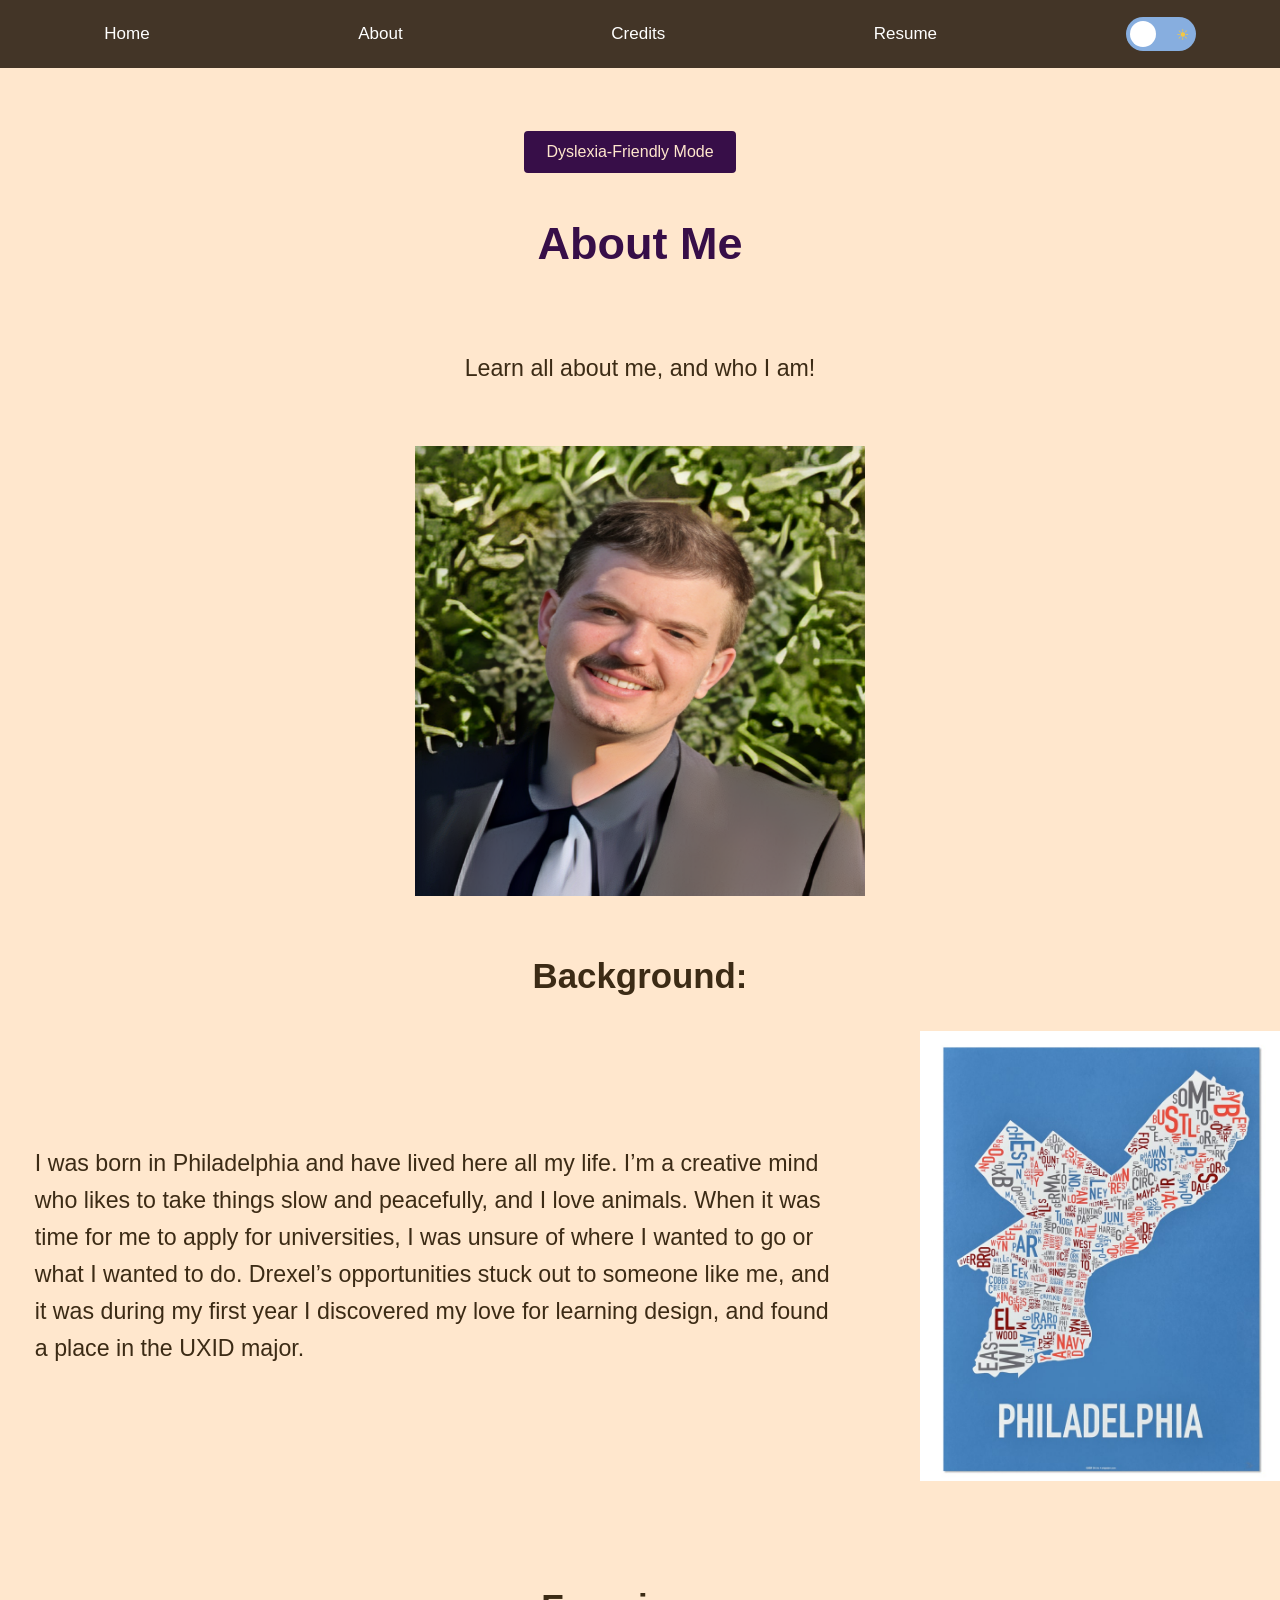
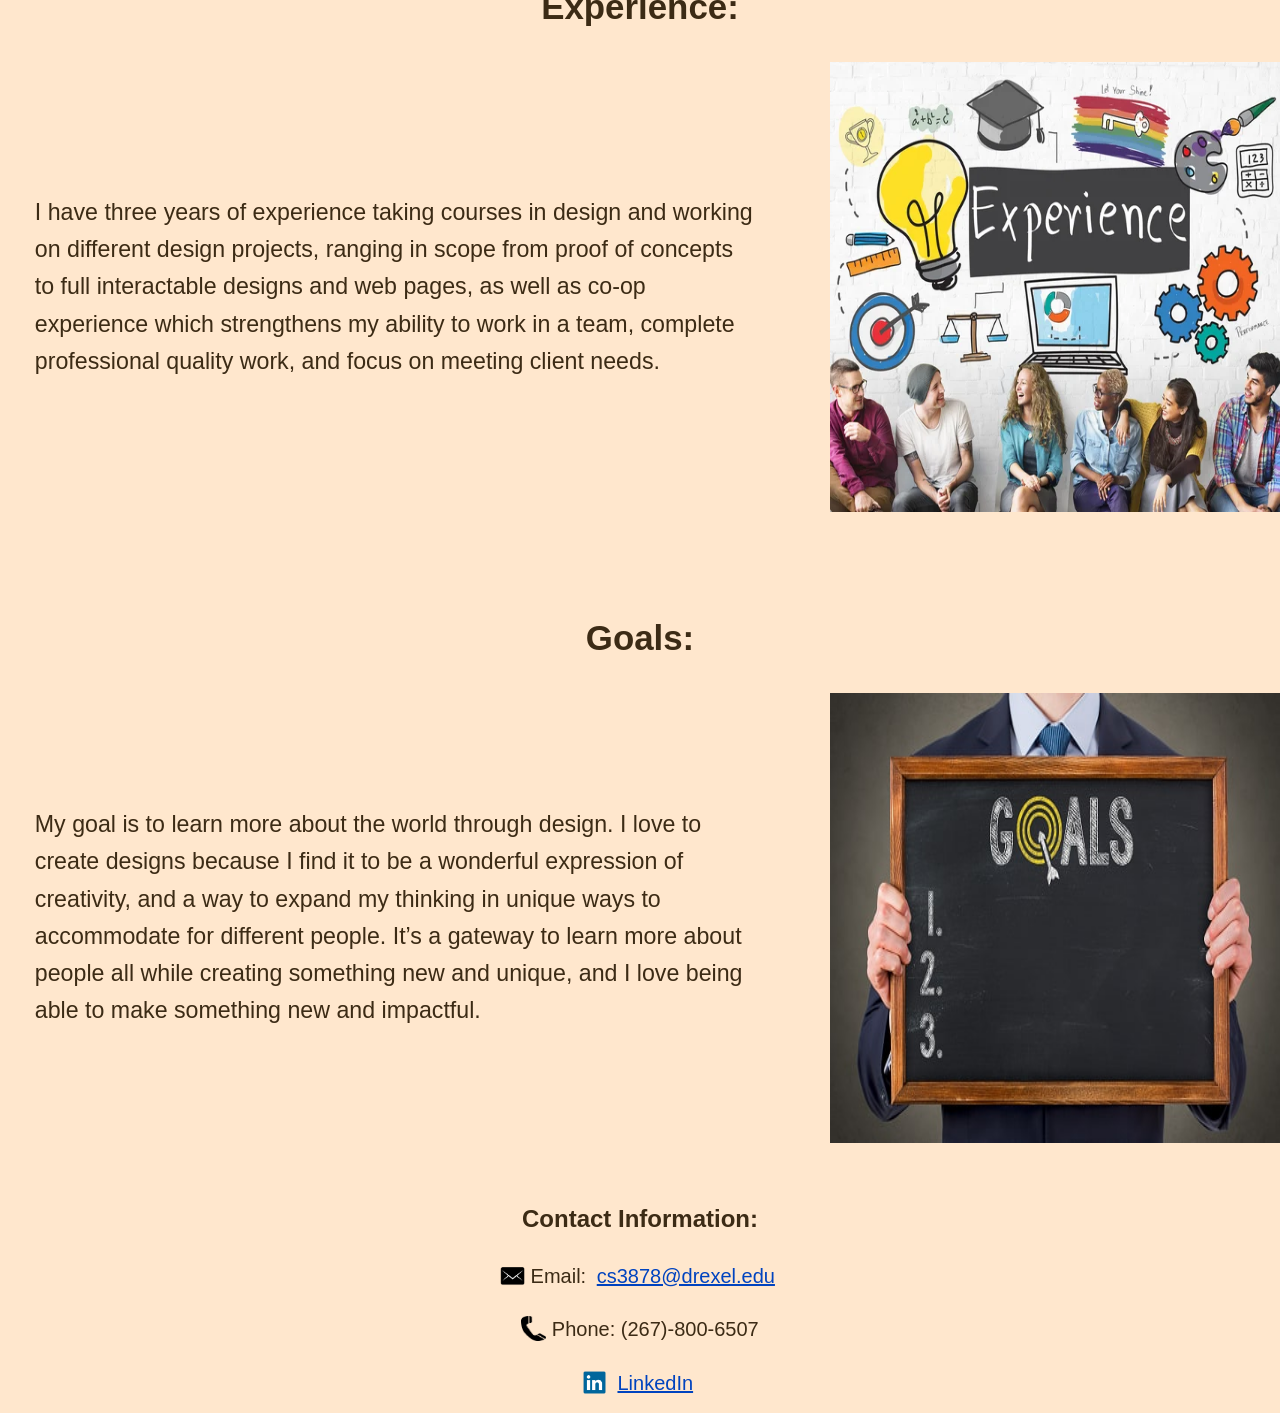
<file: index.html>
<!DOCTYPE html>
<html lang="en">
<head>
    <meta charset="UTF-8">
    <meta name="viewport" content="width=device-width, initial-scale=1.0">
    <title>IDM380 HWK2 Resubmission Christopher Straface</title>
    <link rel="stylesheet" href="accessible.css">
    <script src="script.js" defer></script>
    <link rel="stylesheet" href="https://cdnjs.cloudflare.com/ajax/libs/font-awesome/4.7.0/css/font-awesome.min.css">
</head>
<body>
 <!-- Navigation Menu -->
<!-- Skip link for keyboard users -->
<a class="skip-link" href="#dyslexiaButton">Skip Navigation</a>
<div class="topnavcontainer">
    <div class="topnav">
            <a href="index.html">Home</a>
            <a href="index.html">About</a>
            <a href="index.html">Credits</a>
            <a href="index.html">Resume</a>
            <label class="switch">
                <input type="checkbox" id="darkModeToggle">
                <span class="slider"></span>
            </label>
    </div>
</div>
    <br>
    <!-- Introduction to About Me page -->
    <div id="test">
        <header id="intro">
            <div id="dyslexiaButton" class="dyslexia-button-container">
                <button id="dyslexiaToggle" class="dyslexia-button">Dyslexia-Friendly Mode</button>
            </div>
            <h1>About Me</h1>
            <p>Learn all about me, and who I am!</p>
            <img src="media/Selfie.png" alt="Selfie of Christopher Straface" width="200" height="200">
        </header>
        <br>
        <!-- Background -->
        <h2>Background:</h2>
        <div id="background" class="imgAndText">
            <p class="pText">
                I was born in Philadelphia and have lived here all my life. I’m a creative mind who likes to take things slow and peacefully, and I love animals.
                When it was time for me to apply for universities, I was unsure of where I wanted to go or what I wanted to do. Drexel’s opportunities stuck out to someone like me, 
                and it was during my first year I discovered my love for learning design, and found a place in the UXID major.
            </p>
            <img src="media/StylishPhillyMap.jpg" alt="Map of Philadelphia" width="200" height="200">
        </div>
        <br>
        <!-- Experience -->
        <h2>Experience:</h2>
        <div id="experience" class="imgAndText">
            <p class="pText">
                I have three years of experience taking courses in design and working on different design projects, ranging in scope from proof of concepts 
                to full interactable designs and web pages, as well as co-op experience which strengthens my ability to work in a team, complete professional quality work, and focus on meeting client needs.
            </p>
            <img src="media/Experience.jpg" alt="Photo of people talking with the word Experience above them written in chalk" width="200" height="200">
        </div>
        <br>
        <!-- Goals -->
        <h2>Goals:</h2>
        <div id="goals" class="imgAndText">
            <p class="pText">
                My goal is to learn more about the world through design. I love to create designs because I find it to be a wonderful expression of creativity, 
                and a way to expand my thinking in unique ways to accommodate for different people. It’s a gateway to learn more about people all while creating 
                something new and unique, and I love being able to make something new and impactful.
            </p>
            <img src="media/Goals.jpg" alt="Photo of person holding up a mini chalkboard with the word Goals written on it" width="230" height="200">
        </div>

        <!-- Contact information -->
        <div id="contact">
            <h5>Contact Information:</h5>
            <ul>
                <li>
                    <img src="media/Mail.png" class="contactImg" alt="Icon of an envelope" width="20" height="20"> 
                    Email: <a href="mailto:cs3878@drexel.edu">cs3878@drexel.edu</a>
                </li>
                <li>
                    <img src="media/PhoneIcon.png" class="contactImg" alt="Icon of a phone" width="20" height="20"> 
                    Phone: (267)-800-6507
                </li>
                <li>
                    <img src="media/LinkedIn.png" class="contactImg" alt="Icon of LinkedIn logo" width="20" height="20"> 
                    <a href="https://www.linkedin.com/in/christopher-straface-a84338276/">LinkedIn</a>
                </li>
            </ul>
        </div>
    </div>

    <script>
        function toggleDarkMode(isEnabled) {
            document.body.classList.toggle('dark-mode', isEnabled);
            localStorage.setItem('darkMode', isEnabled ? 'on' : 'off');
        }

        function applyDarkModePreference() {
            const darkMode = localStorage.getItem('darkMode') === 'on';
            document.body.classList.toggle('dark-mode', darkMode);
            document.getElementById('darkModeToggle').checked = darkMode;
        }

        function toggleDyslexiaMode(isEnabled) {
            document.body.classList.toggle('dyslexia-mode', isEnabled);
            localStorage.setItem('dyslexiaMode', isEnabled ? 'on' : 'off');
            const dyslexiaButton = document.getElementById('dyslexiaToggle');
            dyslexiaButton.setAttribute('aria-pressed', isEnabled ? 'true' : 'false');
        }

        function applyDyslexiaModePreference() {
            const dyslexiaMode = localStorage.getItem('dyslexiaMode') === 'on';
            document.body.classList.toggle('dyslexia-mode', dyslexiaMode);
            const dyslexiaButton = document.getElementById('dyslexiaToggle');
            if (dyslexiaButton) {
                dyslexiaButton.setAttribute('aria-pressed', dyslexiaMode ? 'true' : 'false');
                if (dyslexiaMode) {
                    dyslexiaButton.classList.add('active');
                } else {
                    dyslexiaButton.classList.remove('active');
                }
            }
        }

        // helpers for accessible form validation
        function displayError(input, message) {
            const errorElem = document.getElementById(input.id + 'Error');
            const successElem = document.getElementById(input.id + 'Success');
            errorElem.innerHTML = message ? '<i class="fa fa-times-circle" aria-hidden="true"></i> ' + message : '';
            input.setAttribute('aria-invalid', message ? 'true' : 'false');
            if (successElem) successElem.innerHTML = '';
        }

        function displaySuccess(input, message) {
            const errorElem = document.getElementById(input.id + 'Error');
            const successElem = document.getElementById(input.id + 'Success');
            if (errorElem) errorElem.innerHTML = '';
            if (successElem) successElem.innerHTML = '<i class="fa fa-check-circle" aria-hidden="true"></i> ' + message;
            input.setAttribute('aria-invalid', 'false');
        }

        function validateField(input) {
            // Required field check
            if (input.hasAttribute('required') && !input.value.trim()) {
                displayError(input, 'This field is required.');
                return false;
            }
            // Email format check
            if (input.type === 'email' && input.value.trim() && !input.checkValidity()) {
                displayError(input, 'Please enter a valid email address.');
                return false;
            }
            // Date range check (must not be in the past)
            if (input.type === 'date' && input.value) {
                const selected = new Date(input.value + 'T00:00:00');
                const today = new Date();
                today.setHours(0, 0, 0, 0);
                if (selected < today) {
                    displayError(input, 'Please select today or a future date.');
                    return false;
                }
            }
            // Show success only if the field has a value (don't celebrate empty optional fields)
            if (input.value.trim()) {
                if (input.type === 'email') {
                    displaySuccess(input, 'Looks good!');
                } else if (input.type === 'date') {
                    displaySuccess(input, 'Date selected.');
                } else {
                    displaySuccess(input, 'Looks good!');
                }
            } else {
                // Optional field, empty — clear both messages silently
                const errorElem = document.getElementById(input.id + 'Error');
                const successElem = document.getElementById(input.id + 'Success');
                if (errorElem) errorElem.innerHTML = '';
                if (successElem) successElem.innerHTML = '';
                input.setAttribute('aria-invalid', 'false');
            }
            return true;
        }

        function validateForm(e) {
            e.preventDefault();
            const form = e.target;
            const fields = [form.firstName, form.lastName, form.email, form.appointmentDate, form.comment];
            const valid = fields.map(validateField).every(Boolean);
            if (valid) {
                alert('Thank you! Your message has been sent.');
                form.reset();
                // Clear all success/error messages after reset
                form.querySelectorAll('.error, .success').forEach(el => el.innerHTML = '');
                form.querySelectorAll('input, textarea').forEach(el => el.setAttribute('aria-invalid', 'false'));
            }
        }

        document.addEventListener('DOMContentLoaded', function () {
            applyDarkModePreference();
            applyDyslexiaModePreference();
            const darkToggle = document.getElementById('darkModeToggle');
            if (darkToggle) {
                darkToggle.addEventListener('change', function (e) {
                    toggleDarkMode(e.target.checked);
                });
            }
            const dyslexiaToggle = document.getElementById('dyslexiaToggle');
            if (dyslexiaToggle) {
                dyslexiaToggle.addEventListener('click', function () {
                    const isEnabled = !document.body.classList.contains('dyslexia-mode');
                    toggleDyslexiaMode(isEnabled);
                    dyslexiaToggle.classList.toggle('active', isEnabled);
                });
            }

            const contactForm = document.getElementById('contactForm');
            if (contactForm) {
                // prevent default submit on enter for non-textarea fields
                contactForm.addEventListener('keydown', function(e) {
                    if (e.key === 'Enter' && e.target.tagName.toLowerCase() !== 'textarea') {
                        e.preventDefault();
                        e.stopPropagation();
                        // move focus to next field if possible
                        const focusable = Array.from(contactForm.elements).filter(el =>
                            (el.tagName.toLowerCase() !== 'fieldset' && el.type !== 'submit' && !el.disabled)
                        );
                        const idx = focusable.indexOf(e.target);
                        if (idx > -1 && idx < focusable.length - 1) {
                            focusable[idx + 1].focus();
                        }
                    }
                });
                contactForm.addEventListener('submit', validateForm);
                const inputs = contactForm.querySelectorAll('input,textarea');
                inputs.forEach(function (input) {
                    input.addEventListener('input', function () { validateField(input); });
                });
            }
        });
    </script>
</body>
</html>
</file>
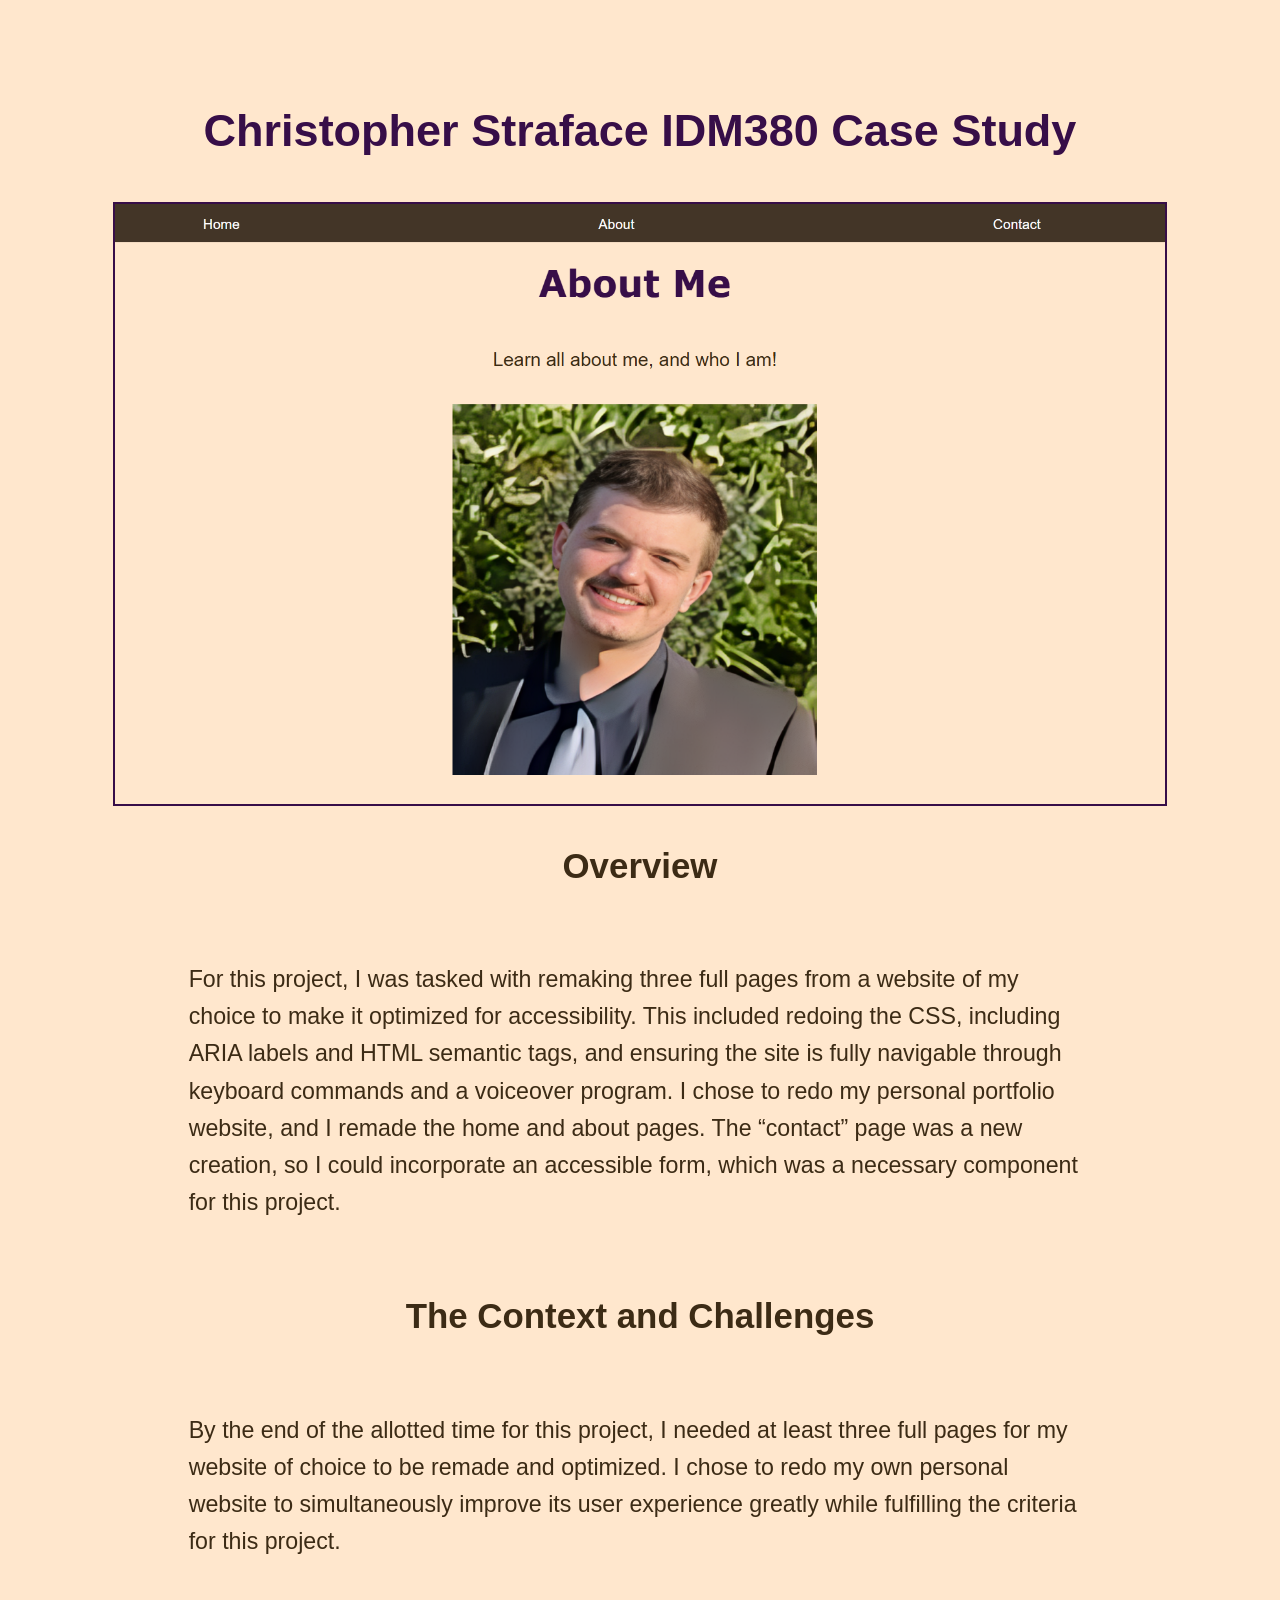
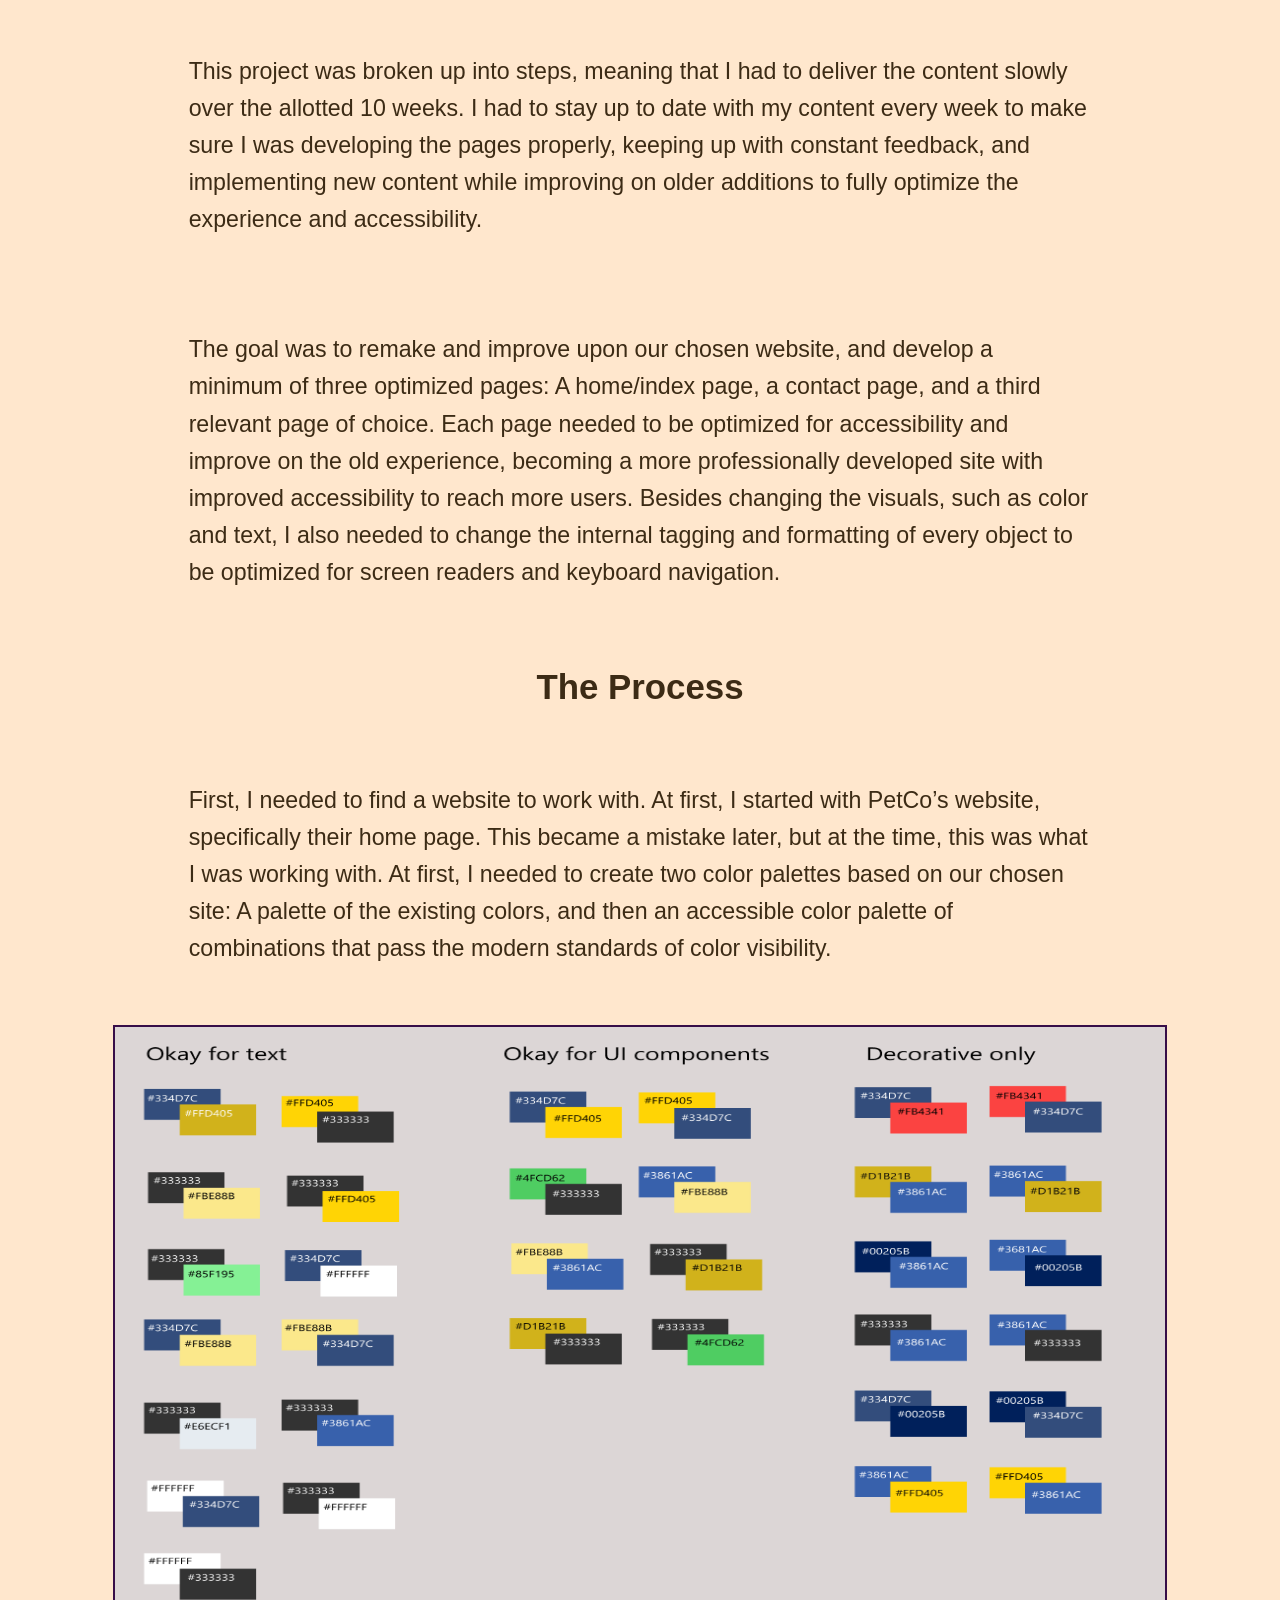
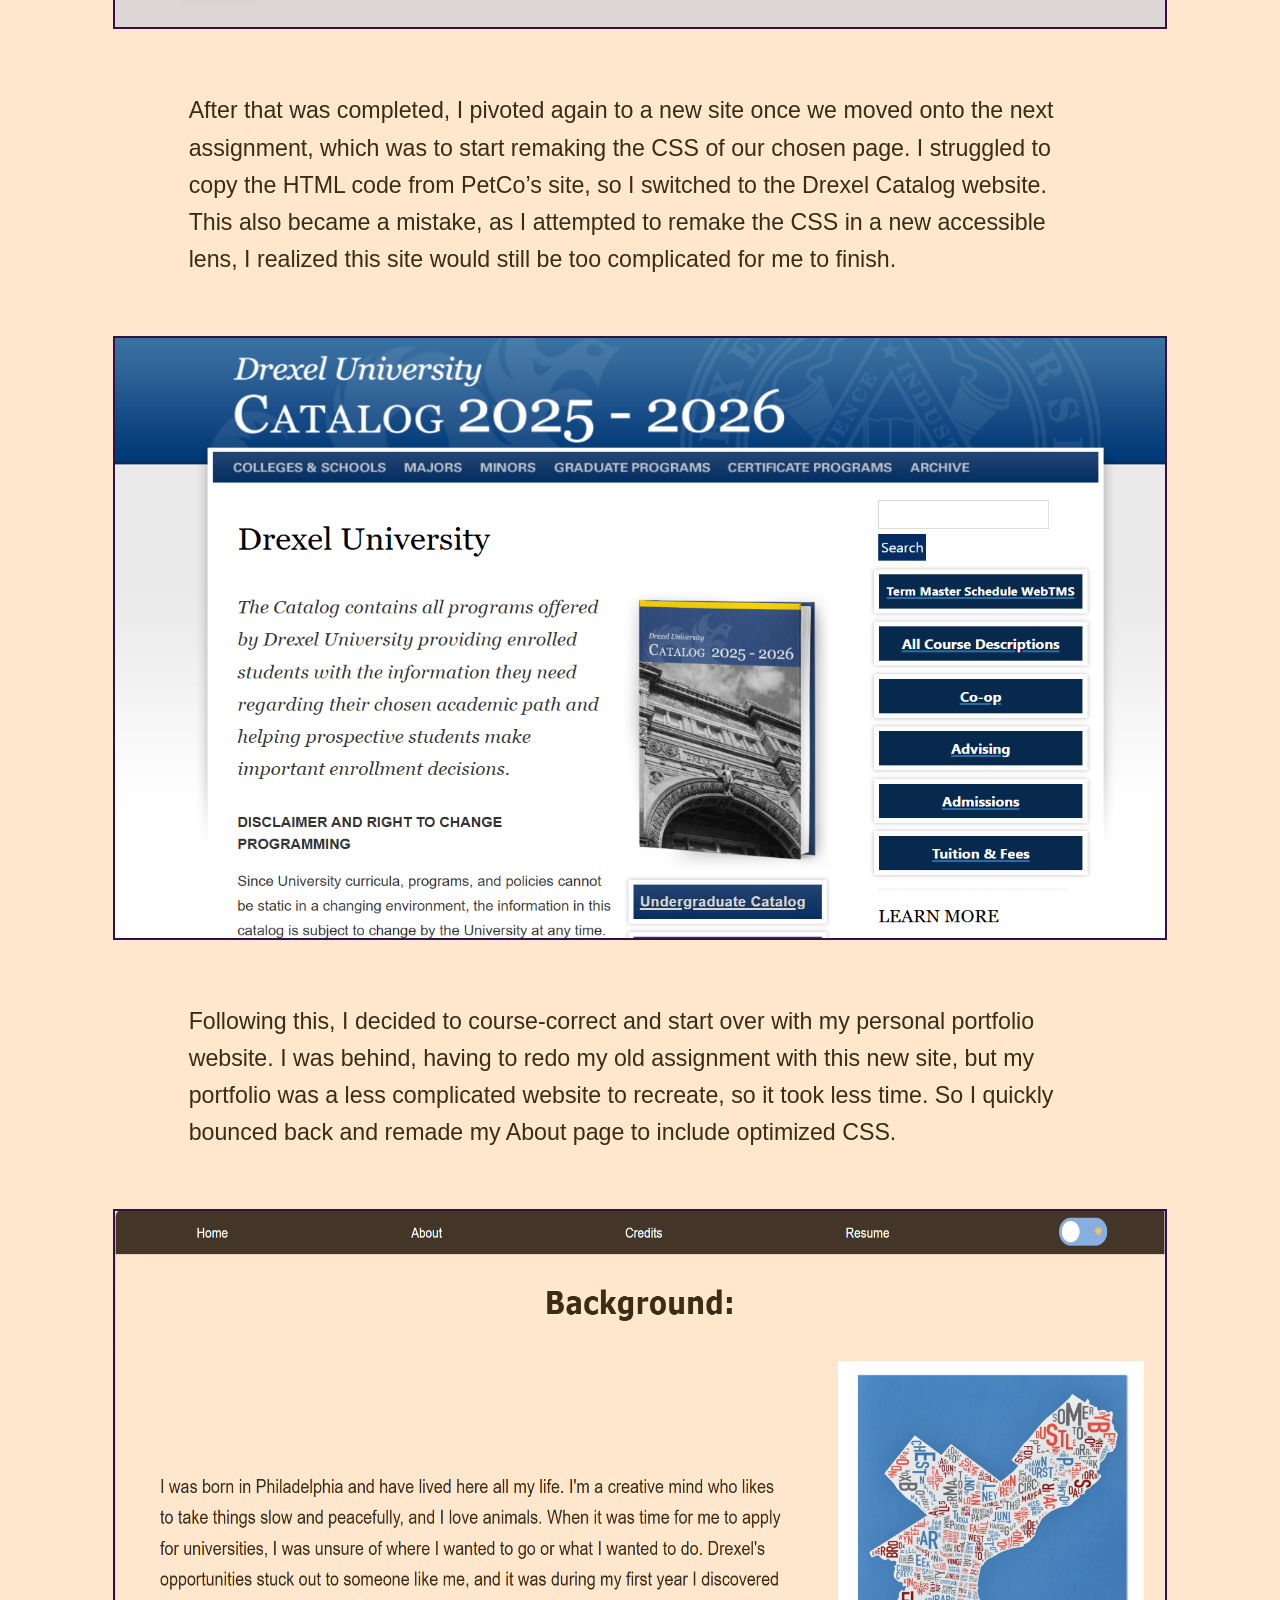
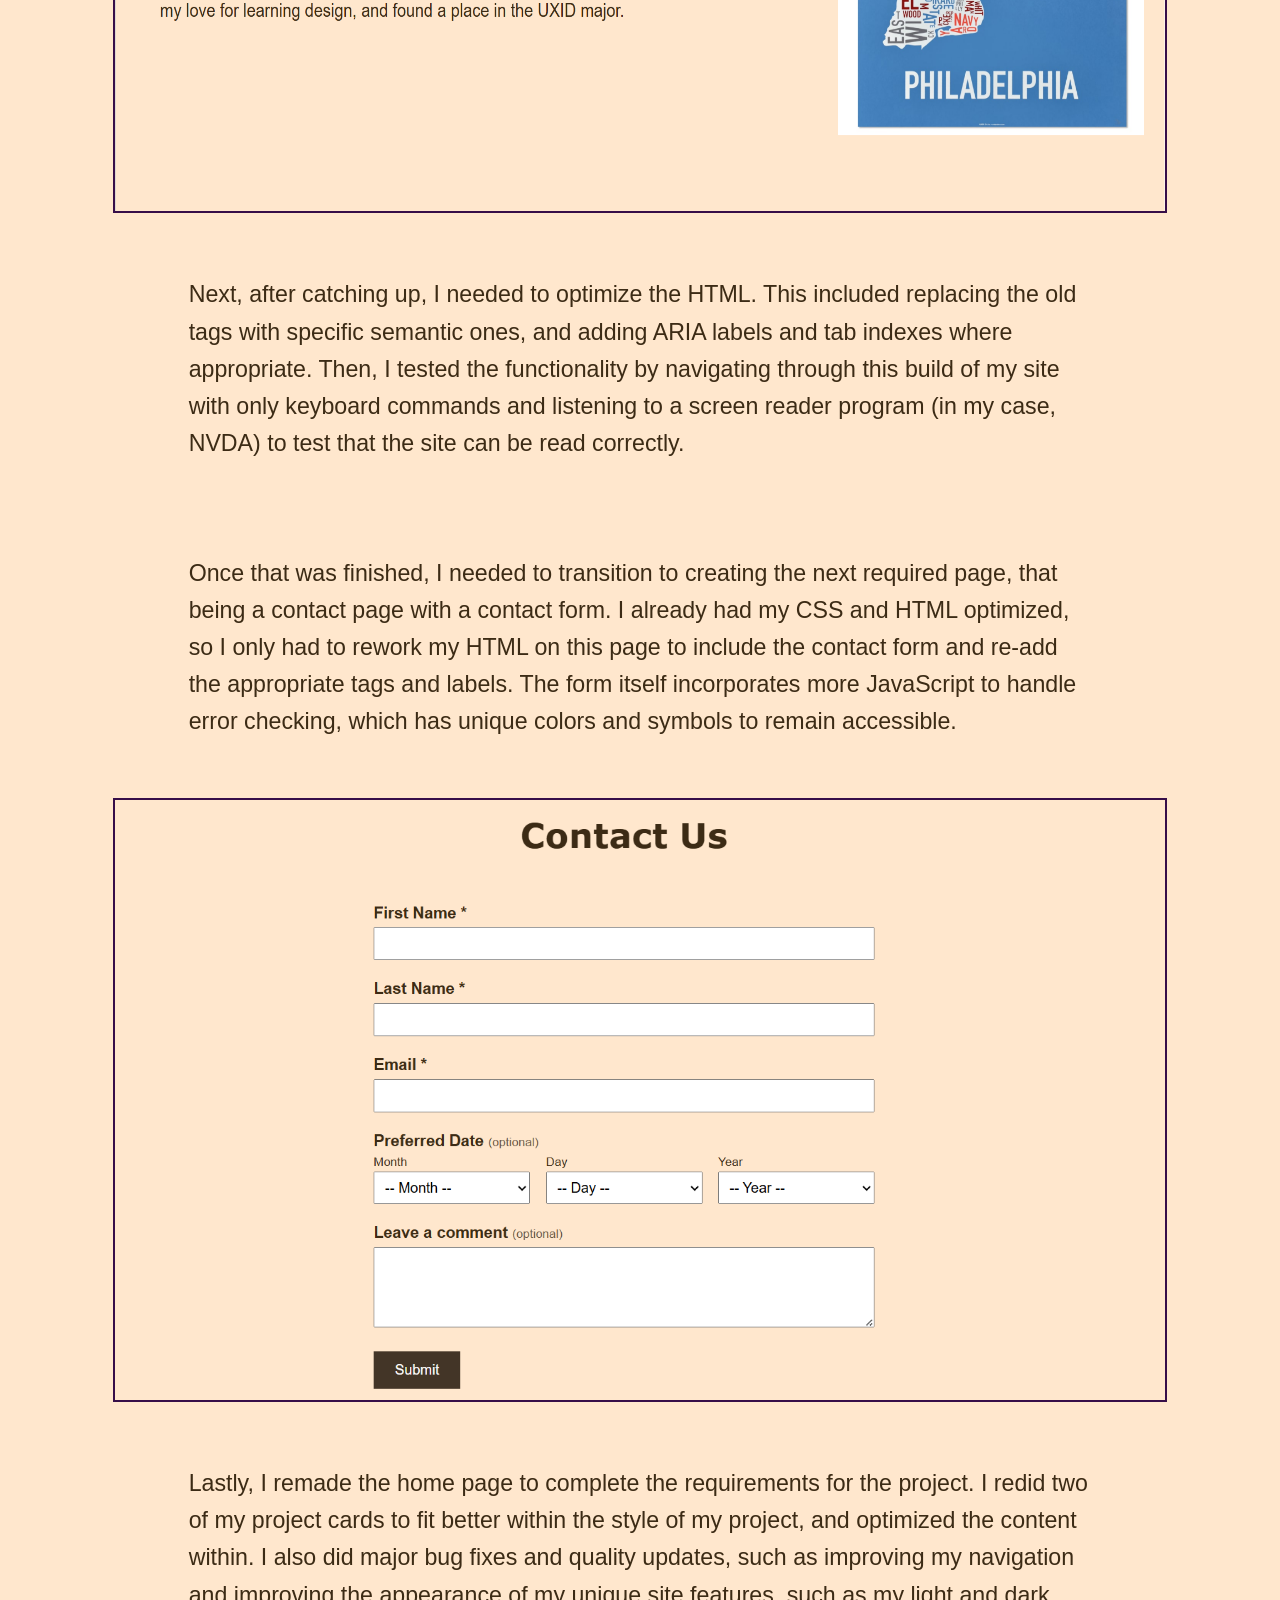
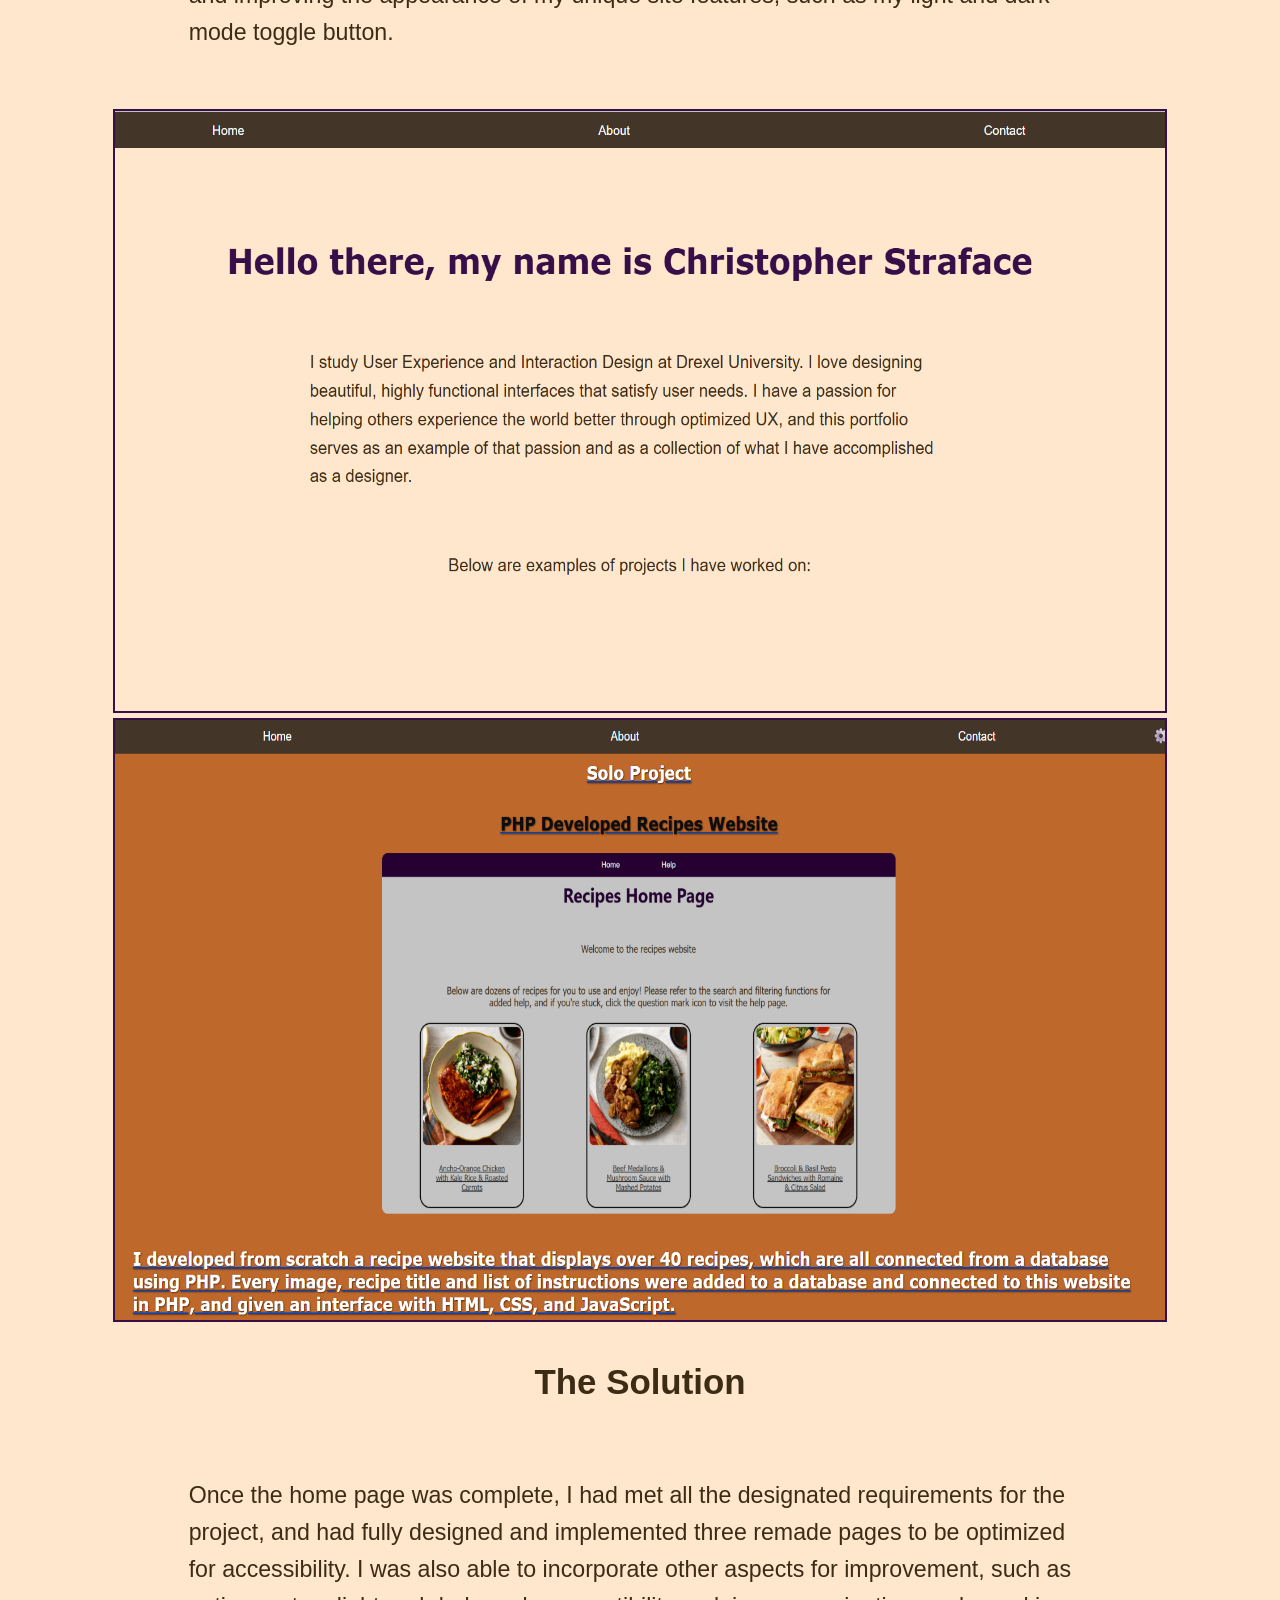
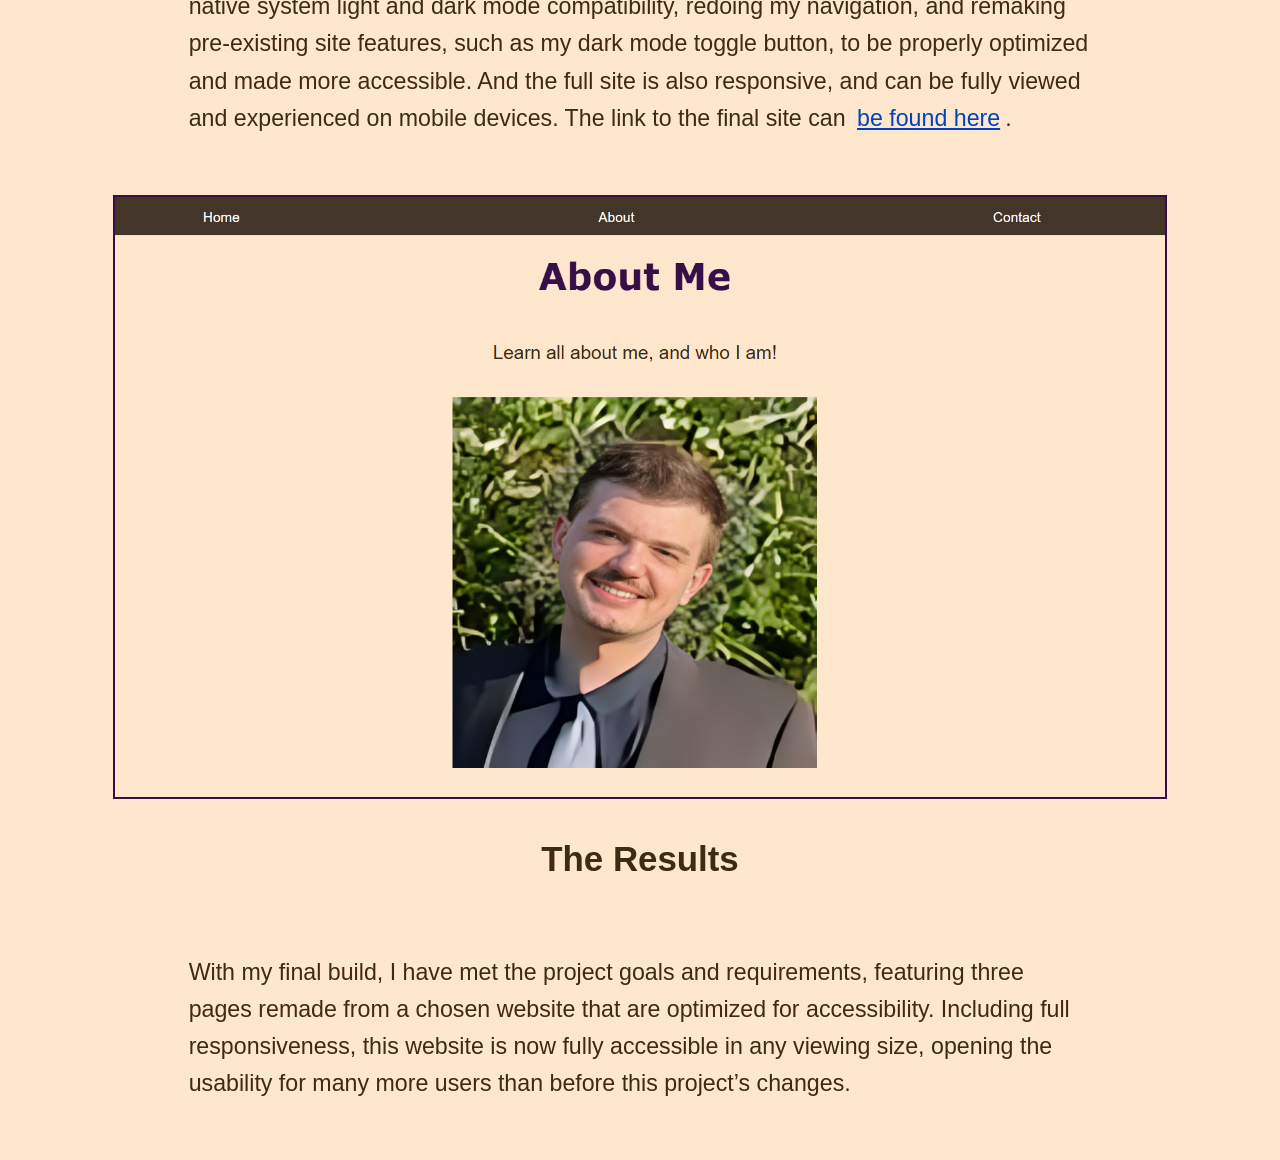
<file: CaseStudy380/index.html>
<!DOCTYPE html>
<html lang="en">

<head>
    <meta charset="UTF-8">
    <meta name="viewport" content="width=device-width, initial-scale=1.0">
    <title>cs3878 IDM 380 Case Study</title>
    <link rel="stylesheet" href="accessible.css">
</head>

<body>
    <div class="CaseStudy">
    <h1>Christopher Straface IDM380 Case Study</h1>
    <img class="case-img" src="media/Hero.png" alt="My final site’s hero image, showing the new colors and fonts, and the new navigation and settings gear button">

    <h2>Overview</h2>
  
    <p>For this project, I was tasked with remaking three full pages from a website of my choice to make it optimized for accessibility. This included redoing the CSS, including ARIA labels and HTML semantic tags, and ensuring the site is fully navigable through keyboard commands and a voiceover program. I chose to redo my personal portfolio website, and I remade the home and about pages. The “contact” page was a new creation, so I could incorporate an accessible form, which was a necessary component for this project.
    </p>

    <h2>The Context and Challenges</h2>

    <p>By the end of the allotted time for this project, I needed at least three full pages for my website of choice to be remade and optimized. I chose to redo my own personal website to simultaneously improve its user experience greatly while fulfilling the criteria for this project. </p>

    <p>This project was broken up into steps, meaning that I had to deliver the content slowly over the allotted 10 weeks. I had to stay up to date with my content every week to make sure I was developing the pages properly, keeping up with constant feedback, and implementing new content while improving on older additions to fully optimize the experience and accessibility.</p>

    <p>The goal was to remake and improve upon our chosen website, and develop a minimum of three optimized pages: A home/index page, a contact page, and a third relevant page of choice. Each page needed to be optimized for accessibility and improve on the old experience, becoming a more professionally developed site with improved accessibility to reach more users. Besides changing the visuals, such as color and text, I also needed to change the internal tagging and formatting of every object to be optimized for screen readers and keyboard navigation.</p>

    <h2>The Process</h2>

    <p>First, I needed to find a website to work with. At first, I started with PetCo’s website, specifically their home page. This became a mistake later, but at the time, this was what I was working with. At first, I needed to create two color palettes based on our chosen site: A palette of the existing colors, and then an accessible color palette of combinations that pass the modern standards of color visibility.</p>

    <img class="case-img" src="media/ColorPalette.png" alt="A color palette showing the new accessible colors of the PetCosite">

    <p>After that was completed, I pivoted again to a new site once we moved onto the next assignment, which was to start remaking the CSS of our chosen page. I struggled to copy the HTML code from PetCo’s site, so I switched to the Drexel Catalog website. This also became a mistake, as I attempted to remake the CSS in a new accessible lens, I realized this site would still be too complicated for me to finish.</p>

    <img class="case-img" src="media/OldHWK2.png" alt="A remade version of the Drexel Catalog homepage, with the same layout and content but with new colors and fonts">

    <p>Following this, I decided to course-correct and start over with my personal portfolio website. I was behind, having to redo my old assignment with this new site, but my portfolio was a less complicated website to recreate, so it took less time. So I quickly bounced back and remade my About page to include optimized CSS.
    </p>

    <img class="case-img" src="media/AboutPage.png" alt="A remade version of my about page, with the same layout and content but with new colors and fonts">

    <p>Next, after catching up, I needed to optimize the HTML. This included replacing the old tags with specific semantic ones, and adding ARIA labels and tab indexes where appropriate. Then, I tested the functionality by navigating through this build of my site with only keyboard commands and listening to a screen reader program (in my case, NVDA) to test that the site can be read correctly.
    </p>

    <p>Once that was finished, I needed to transition to creating the next required page, that being a contact page with a contact form. I already had my CSS and HTML optimized, so I only had to rework my HTML on this page to include the contact form and re-add the appropriate tags and labels. The form itself incorporates more JavaScript to handle error checking, which has unique colors and symbols to remain accessible.
    </p>

    <img class="case-img" src="media/ContactPage.png" alt="A new version of my contact page, with a contact form and new colors and fonts">

    <p>Lastly, I remade the home page to complete the requirements for the project. I redid two of my project cards to fit better within the style of my project, and optimized the content within. I also did major bug fixes and quality updates, such as improving my navigation and improving the appearance of my unique site features, such as my light and dark mode toggle button.
    </p>

    <img class="case-img" src="media/HomePage1.png" alt="One part of my remade home page, featuring the introduction paragraph">
    <img class="case-img" src="media/HomePage2.png" alt="A second part of my remade home page, featuring the project cards and links to the project pages">


    <h2>The Solution
    </h2>

    <p>Once the home page was complete, I had met all the designated requirements for the project, and had fully designed and implemented three remade pages to be optimized for accessibility. I was also able to incorporate other aspects for improvement, such as native system light and dark mode compatibility, redoing my navigation, and remaking pre-existing site features, such as my dark mode toggle button, to be properly optimized and made more accessible. And the full site is also responsive, and can be fully viewed and experienced on mobile devices. The link to the final site can <a href="https://idm380-cs3878-finalbuild.netlify.app/home">be found here</a>.
    </p>

    <img class="case-img" src="media/Hero.png" alt="My final site’s hero image, showing the new colors and fonts, and the new navigation and settings gear button">

    <h2>The Results</h2>

    <p>With my final build, I have met the project goals and requirements, featuring three pages remade from a chosen website that are optimized for accessibility. Including full responsiveness, this website is now fully accessible in any viewing size, opening the usability for many more users than before this project’s changes.
    </p>

</div>
</body>

</html>
</file>
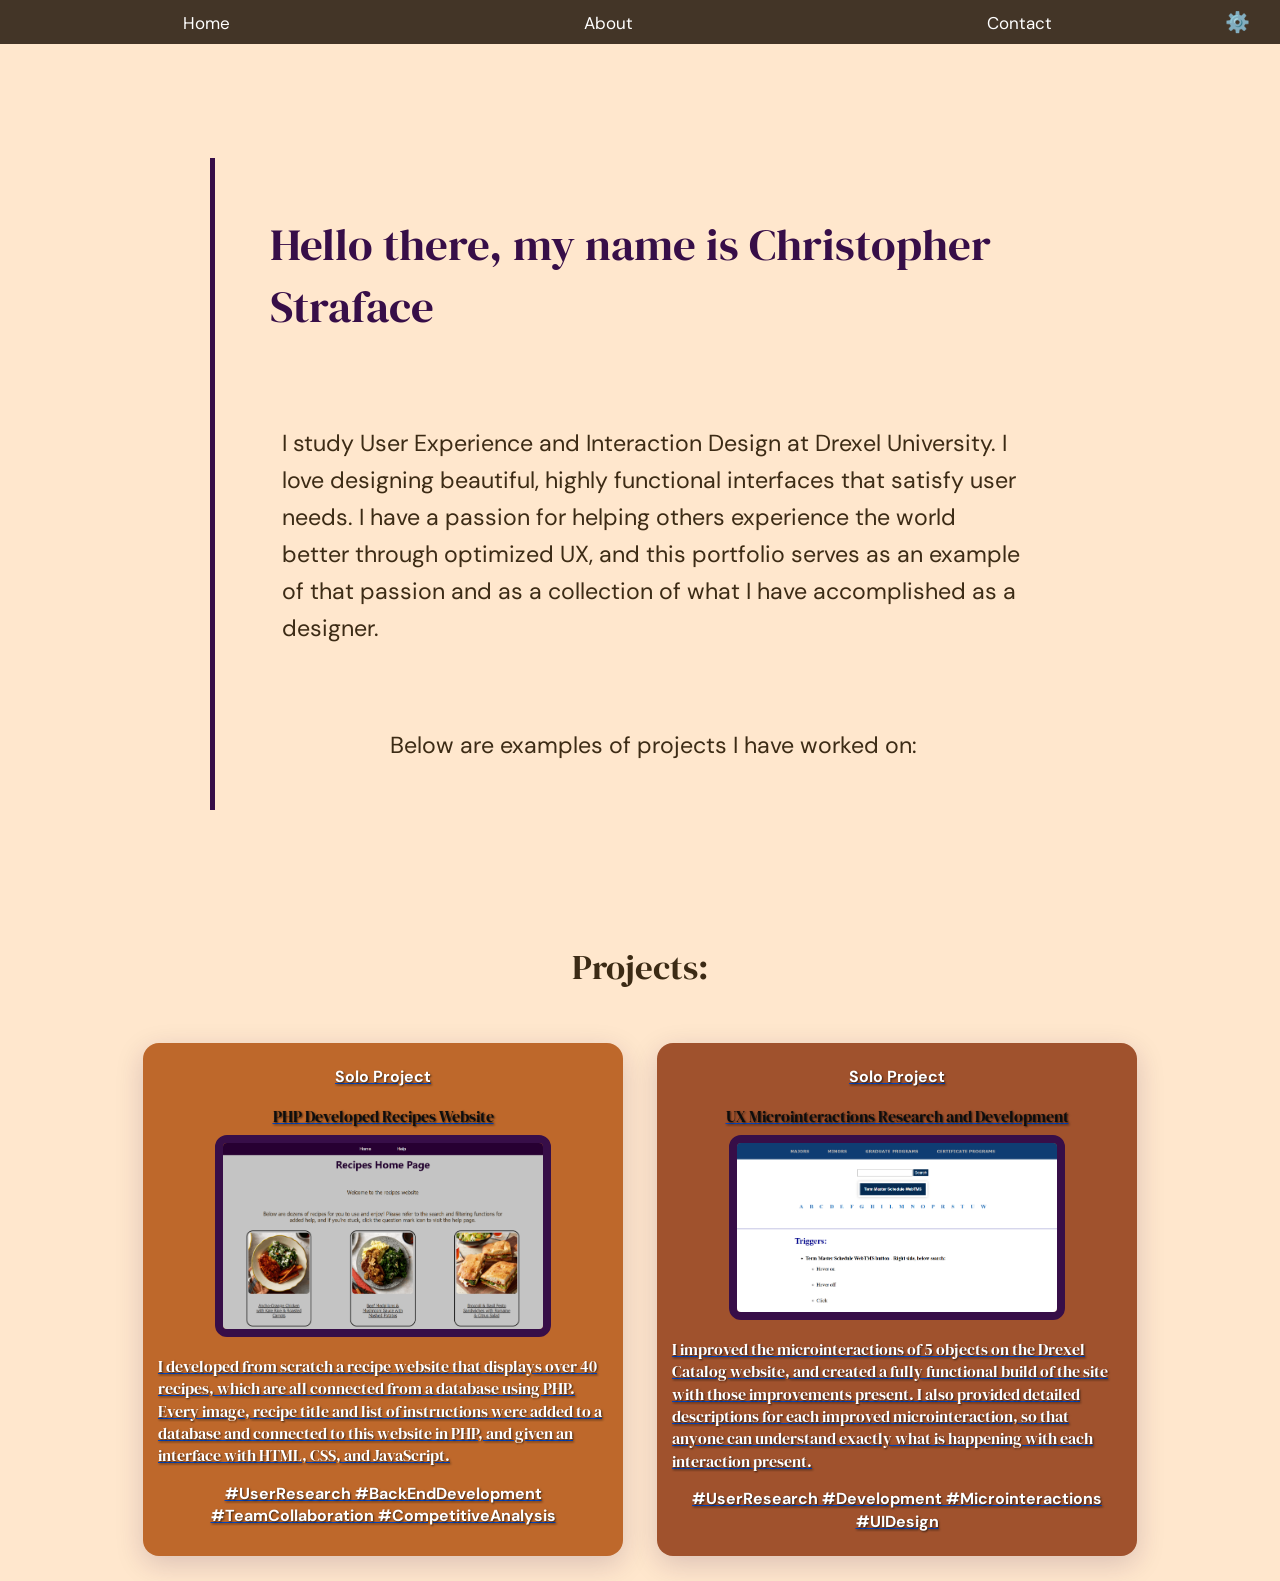
<file: FinalBuild/index.html>
<!DOCTYPE html>
<html lang="en">

<head>
    <meta charset="UTF-8">
    <meta name="viewport" content="width=device-width, initial-scale=1.0">
    <title>Christopher Straface Portfolio</title>
    <link rel="stylesheet" href="accessible.css">
    <script src="script.js" defer></script>
    <link rel="stylesheet" href="https://cdnjs.cloudflare.com/ajax/libs/font-awesome/4.7.0/css/font-awesome.min.css">
</head>

<body>
    <!-- Skip link for keyboard users -->
    <a class="skip-link" href="#intro">Skip Navigation</a>
    
    <!-- Navigation Menu -->
    <nav class="topnavcontainer" aria-label="Main navigation">
        <ul class="topnav" id="mainNav" role="menubar">
            <li role="none"><a href="index.html" role="menuitem">Home</a></li>
            <li role="none"><a href="about.html" role="menuitem">About</a></li>
            <li role="none"><a href="contact.html" role="menuitem">Contact</a></li>
        </ul>
        <div class="dropdown">
            <button class="dropdown-toggle" aria-label="Settings menu" aria-expanded="false">⚙️</button>
            <div class="dropdown-menu" aria-hidden="true">
                <label class="switch" aria-label="Toggle dark mode">
                    <input type="checkbox" id="darkModeToggle" aria-label="Dark mode toggle">
                    <span class="slider" aria-hidden="true"></span>
                </label>
                <button id="dyslexiaToggle" class="dyslexia-button" aria-pressed="false">Dyslexia-Friendly Mode</button>
            </div>
        </div>
        <button class="nav-hamburger" id="navHamburger" aria-label="Open navigation menu" aria-expanded="false" aria-controls="mainNav">&#9776;</button>
    </nav>
<br>
<br>
    <!-- Portfolio Introduction -->
    <main id="test" role="main" aria-label="Main content">
        <section id="intro" class="imgAndText" role="region" aria-labelledby="headingtitle" tabindex="0">
            <h1 id="headingtitle">Hello there, my name is Christopher Straface</h1>
            <p class="intropHome">I study User Experience and Interaction Design at Drexel University. I love designing beautiful,
                highly functional interfaces that satisfy user needs. I have a passion for helping others experience the world better through optimized UX, and this portfolio serves as an example of that passion and as a collection of what I have accomplished as a
                designer.</p>

            <p id="projectSegue">Below are examples of projects I have worked on:</p>
        </section>
        <br>
        <br>
        <h2>Projects:</h2>
        <section id="projects" role="region" aria-labelledby="projects-heading" tabindex="0">
            <h2 id="projects-heading" class="sr-only">Portfolio Projects</h2>
            <a class="workLinks" href="https://digmstudents.westphal.drexel.edu/~cs3878/idm232/"
                target="_blank" aria-label="View PHP Developed Recipes Website project">
                <div class="caseStudy1">
                    <h4>Solo Project</h4>
                    <h1 id="caseStudyHeader">PHP Developed Recipes Website</h1>
                    <img src="media/recipeHero.png" alt="recipe website homepage with a search bar and recipe cards displayed below" class="caseStudyImg">
                    <h3 id="caseStudyDesc">I developed from scratch a recipe website that displays over 40 recipes, which
                        are all connected from a database using PHP. Every image, recipe title and 
                        list of instructions were added to a database and connected to this website
                        in PHP, and given an interface with HTML, CSS, and JavaScript.
                    </h3>
                        <h4>#UserResearch #BackEndDevelopment #TeamCollaboration #CompetitiveAnalysis</h4>
                </div>
            </a>

            <a class="workLinks" href="https://cs3878-idm241-finalbuild.netlify.app/"
                target="_blank" aria-label="View UX Microinteractions Research and Development project">
                <div class="caseStudy2">
                    <h4>Solo Project</h4>
                    <h1 id="caseStudyHeader">UX Microinteractions Research and Development</h1>
                    <img src="media/microHero.png" alt="UX microinteractions research and development project homepage with a screenshot of the remade interactions from Drexel Catalog website and a list of microinteractions improved" class="caseStudyImg">
                    <h3 id="caseStudyDesc">I improved the microinteractions of 5 objects on the Drexel Catalog website, and created a fully functional build of the site with those improvements present. I also provided detailed descriptions for each improved microinteraction, so that anyone can understand exactly what is happening with each interaction present.</h3>
                    </h3>
                        <h4>#UserResearch #Development #Microinteractions #UIDesign</h4>
                </div>
            </a>
        </section>
    </main>
    <!-- Script that contains functions for toggling navigation menu, dark mode, and having dark mode stay toggled on/off while visiting different pages -->
    <script>
        function toggleDarkMode(isEnabled) {
            document.body.classList.toggle('dark-mode', isEnabled);
            localStorage.setItem('darkMode', isEnabled ? 'on' : 'off');
        }

        function applyDarkModePreference() {
            const darkMode = localStorage.getItem('darkMode') === 'on';
            document.body.classList.toggle('dark-mode', darkMode);
            document.getElementById('darkModeToggle').checked = darkMode;
        }

        function toggleDyslexiaMode(isEnabled) {
            document.body.classList.toggle('dyslexia-mode', isEnabled);
            localStorage.setItem('dyslexiaMode', isEnabled ? 'on' : 'off');
            const dyslexiaButton = document.getElementById('dyslexiaToggle');
            dyslexiaButton.setAttribute('aria-pressed', isEnabled ? 'true' : 'false');
        }

        function applyDyslexiaModePreference() {
            const dyslexiaMode = localStorage.getItem('dyslexiaMode') === 'on';
            document.body.classList.toggle('dyslexia-mode', dyslexiaMode);
            const dyslexiaButton = document.getElementById('dyslexiaToggle');
            if (dyslexiaButton) {
                dyslexiaButton.setAttribute('aria-pressed', dyslexiaMode ? 'true' : 'false');
                dyslexiaButton.classList.toggle('active', dyslexiaMode);
            }
        }

        document.addEventListener('DOMContentLoaded', function () {
            applyDarkModePreference();
            applyDyslexiaModePreference();
            const toggle = document.getElementById('darkModeToggle');
            if (toggle) {
                toggle.addEventListener('change', function (e) {
                    toggleDarkMode(e.target.checked);
                });
                toggle.addEventListener('keydown', function (e) {
                    if (e.key === 'Enter') {
                        e.preventDefault();
                        toggle.checked = !toggle.checked;
                        toggleDarkMode(toggle.checked);
                    }
                });
            }
            const dyslexiaToggle = document.getElementById('dyslexiaToggle');
            if (dyslexiaToggle) {
                dyslexiaToggle.addEventListener('click', function () {
                    const isEnabled = !document.body.classList.contains('dyslexia-mode');
                    toggleDyslexiaMode(isEnabled);
                    dyslexiaToggle.classList.toggle('active', isEnabled);
                });
            }
            const dropdownToggle = document.querySelector('.dropdown-toggle');
            const dropdownMenu = document.querySelector('.dropdown-menu');
            if (dropdownToggle && dropdownMenu) {
                dropdownToggle.addEventListener('click', function () {
                    const isOpen = dropdownMenu.classList.contains('open');
                    dropdownMenu.classList.toggle('open', !isOpen);
                    dropdownToggle.setAttribute('aria-expanded', !isOpen);
                    dropdownMenu.setAttribute('aria-hidden', isOpen);
                });
                // Close dropdown when clicking outside
                document.addEventListener('click', function (e) {
                    if (!dropdownToggle.contains(e.target) && !dropdownMenu.contains(e.target)) {
                        dropdownMenu.classList.remove('open');
                        dropdownToggle.setAttribute('aria-expanded', 'false');
                        dropdownMenu.setAttribute('aria-hidden', 'true');
                    }
                });
            }
            const hamburger = document.getElementById('navHamburger');
            const mainNav = document.getElementById('mainNav');
            if (hamburger && mainNav) {
                hamburger.addEventListener('click', function () {
                    const isOpen = mainNav.classList.contains('open');
                    mainNav.classList.toggle('open', !isOpen);
                    hamburger.setAttribute('aria-expanded', String(!isOpen));
                    hamburger.textContent = isOpen ? '\u2630' : '\u2715';
                    hamburger.setAttribute('aria-label', isOpen ? 'Open navigation menu' : 'Close navigation menu');
                });
            }
        });
    </script>
</body>

</html>
</file>
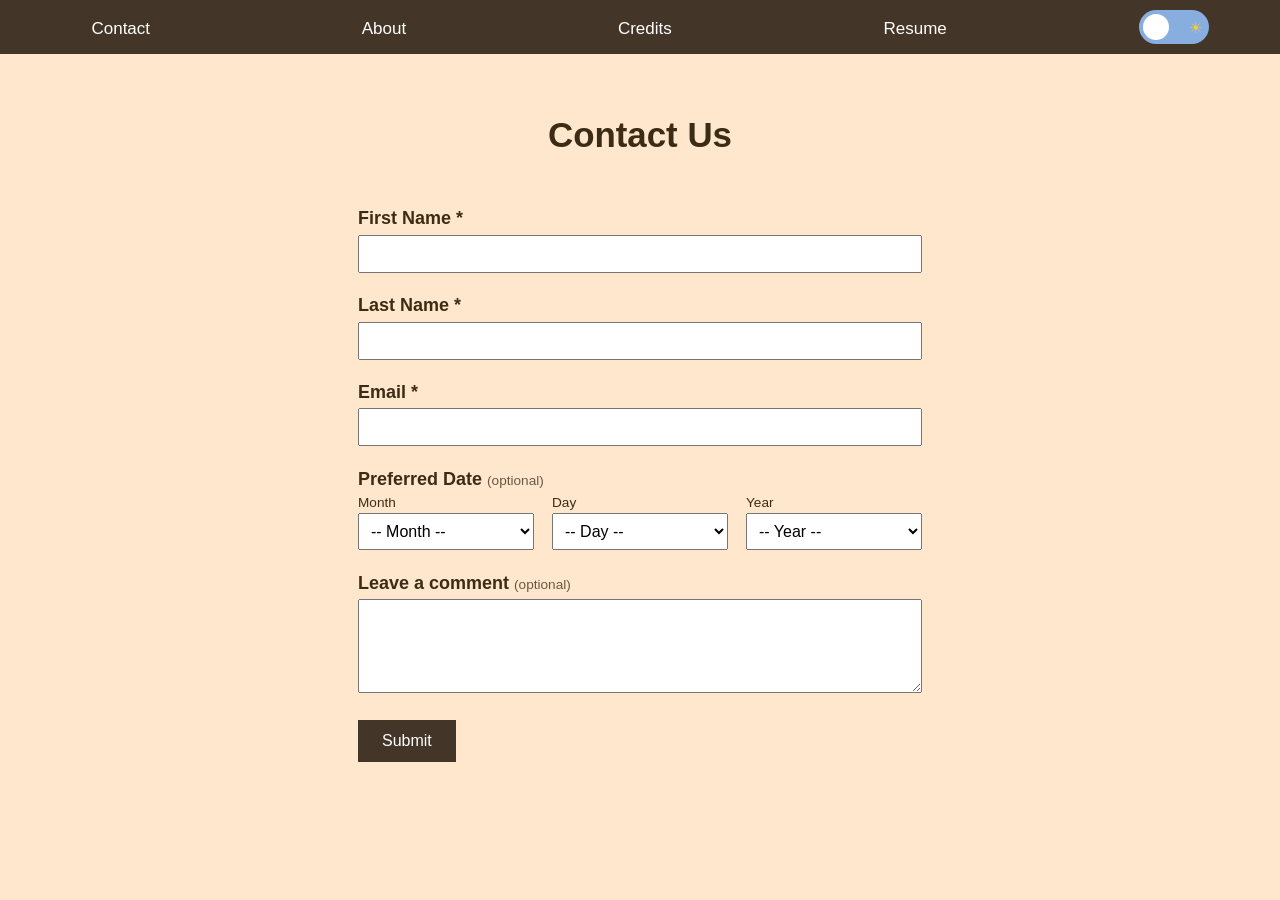
<file: Hwk4/index.html>
<!DOCTYPE html>
<html lang="en">
<head>
    <meta charset="UTF-8">
    <meta name="viewport" content="width=device-width, initial-scale=1.0">
    <title>IDM380 HWK4 Christopher Straface</title>
    <link rel="stylesheet" href="accessible.css">
    <script src="script.js" defer></script>
    <link rel="stylesheet" href="https://cdnjs.cloudflare.com/ajax/libs/font-awesome/4.7.0/css/font-awesome.min.css">
</head>
<body>
    <!-- Skip link for keyboard users -->
    <a class="skip-link" href="#contact-heading">Skip Navigation</a>
    
    <!-- Navigation Menu -->
    <nav class="topnavcontainer" aria-label="Main navigation">
        <ul class="topnav" role="menubar">
            <li role="none"><a href="index.html" role="menuitem">Contact</a></li>
            <li role="none"><a href="index.html" role="menuitem">About</a></li>
            <li role="none"><a href="index.html" role="menuitem">Credits</a></li>
            <li role="none"><a href="index.html" role="menuitem">Resume</a></li>
            <li role="none">
                <label class="switch" aria-label="Toggle dark mode">
                    <input type="checkbox" id="darkModeToggle" aria-label="Dark mode toggle">
                    <span class="slider" aria-hidden="true"></span>
                </label>
            </li>
        </ul>
    </nav>

    <main>
      <section id="contact" aria-labelledby="contact-heading">
        <h2 id="contact-heading">Contact Us</h2>
        <form id="contactForm" novalidate>
          <div class="field">
            <label for="firstName">First Name *</label>
            <input type="text" id="firstName" name="firstName" required aria-required="true" aria-describedby="firstNameError firstNameSuccess" aria-invalid="false">
            <span id="firstNameError" class="error" role="alert" aria-live="assertive"></span>
            <span id="firstNameSuccess" class="success" aria-live="polite"></span>
          </div>
          <div class="field">
            <label for="lastName">Last Name *</label>
            <input type="text" id="lastName" name="lastName" required aria-required="true" aria-describedby="lastNameError lastNameSuccess" aria-invalid="false">
            <span id="lastNameError" class="error" role="alert" aria-live="assertive"></span>
            <span id="lastNameSuccess" class="success" aria-live="polite"></span>
          </div>
          <div class="field">
            <label for="email">Email *</label>
            <input type="email" id="email" name="email" required aria-required="true" aria-describedby="emailError emailSuccess" aria-invalid="false">
            <span id="emailError" class="error" role="alert" aria-live="assertive"></span>
            <span id="emailSuccess" class="success" aria-live="polite"></span>
          </div>
          <div class="field">
            <fieldset class="date-fieldset" aria-describedby="appointmentDateError appointmentDateSuccess">
              <legend>Preferred Date <span class="field-optional">(optional)</span></legend>
              <div class="date-selects">
                <div class="date-select-group">
                  <label for="dateMonth">Month</label>
                  <select id="dateMonth" name="dateMonth" aria-invalid="false">
                    <option value="">-- Month --</option>
                    <option value="1">January</option>
                    <option value="2">February</option>
                    <option value="3">March</option>
                    <option value="4">April</option>
                    <option value="5">May</option>
                    <option value="6">June</option>
                    <option value="7">July</option>
                    <option value="8">August</option>
                    <option value="9">September</option>
                    <option value="10">October</option>
                    <option value="11">November</option>
                    <option value="12">December</option>
                  </select>
                </div>
                <div class="date-select-group">
                  <label for="dateDay">Day</label>
                  <select id="dateDay" name="dateDay" aria-invalid="false">
                    <option value="">-- Day --</option>
                  </select>
                </div>
                <div class="date-select-group">
                  <label for="dateYear">Year</label>
                  <select id="dateYear" name="dateYear" aria-invalid="false">
                    <option value="">-- Year --</option>
                  </select>
                </div>
              </div>
            </fieldset>
            <span id="appointmentDateError" class="error" role="alert" aria-live="assertive"></span>
            <span id="appointmentDateSuccess" class="success" aria-live="polite"></span>
          </div>
          <div class="field">
            <label for="comment">Leave a comment <span class="field-optional">(optional)</span></label>
            <textarea id="comment" name="comment" rows="4" aria-describedby="commentError commentSuccess" aria-invalid="false"></textarea>
            <span id="commentError" class="error" role="alert" aria-live="assertive"></span>
            <span id="commentSuccess" class="success" aria-live="polite"></span>
          </div>
          <button type="submit">Submit</button>
        </form>
      </section>
    </main>

    

  <script>
        function toggleDarkMode(isEnabled) {
            document.body.classList.toggle('dark-mode', isEnabled);
            localStorage.setItem('darkMode', isEnabled ? 'on' : 'off');
        }

        function applyDarkModePreference() {
            const saved = localStorage.getItem('darkMode');
            let darkMode;
            if (saved !== null) {
                darkMode = saved === 'on';
            } else {
                darkMode = window.matchMedia('(prefers-color-scheme: dark)').matches;
            }
            document.body.classList.toggle('dark-mode', darkMode);
            document.getElementById('darkModeToggle').checked = darkMode;
        }

        function toggleDyslexiaMode(isEnabled) {
            document.body.classList.toggle('dyslexia-mode', isEnabled);
            localStorage.setItem('dyslexiaMode', isEnabled ? 'on' : 'off');
            const dyslexiaButton = document.getElementById('dyslexiaToggle');
            if (dyslexiaButton) dyslexiaButton.setAttribute('aria-pressed', isEnabled ? 'true' : 'false');
        }

        function applyDyslexiaModePreference() {
            const dyslexiaMode = localStorage.getItem('dyslexiaMode') === 'on';
            document.body.classList.toggle('dyslexia-mode', dyslexiaMode);
            const dyslexiaButton = document.getElementById('dyslexiaToggle');
            if (dyslexiaButton) {
                dyslexiaButton.setAttribute('aria-pressed', dyslexiaMode ? 'true' : 'false');
                dyslexiaButton.classList.toggle('active', dyslexiaMode);
            }
        }

        // Takes a string ID, not an input element
        function displayError(id, message) {
            const errorElem = document.getElementById(id + 'Error');
            const successElem = document.getElementById(id + 'Success');
            if (errorElem) errorElem.innerHTML = message ? '<i class="fa fa-times-circle" aria-hidden="true"></i> ' + message : '';
            if (successElem) successElem.innerHTML = '';
        }

        function displaySuccess(id, message) {
            const errorElem = document.getElementById(id + 'Error');
            const successElem = document.getElementById(id + 'Success');
            if (errorElem) errorElem.innerHTML = '';
            if (successElem) successElem.innerHTML = '<i class="fa fa-check-circle" aria-hidden="true"></i> ' + message;
        }

        function validateField(input) {
            if (input.hasAttribute('required') && !input.value.trim()) {
                displayError(input.id, 'This field is required.');
                input.setAttribute('aria-invalid', 'true');
                return false;
            }
            if (input.type === 'email' && input.value.trim() && !input.checkValidity()) {
                displayError(input.id, 'Please enter a valid email address.');
                input.setAttribute('aria-invalid', 'true');
                return false;
            }
            // Valid — clear any previous error silently
            displayError(input.id, '');
            input.setAttribute('aria-invalid', 'false');
            return true;
        }

        function validateDateSelects() {
            const month = document.getElementById('dateMonth').value;
            const day = document.getElementById('dateDay').value;
            const year = document.getElementById('dateYear').value;
            const anyFilled = month || day || year;
            const allFilled = month && day && year;

            ['dateMonth', 'dateDay', 'dateYear'].forEach(function(id) {
                document.getElementById(id).setAttribute('aria-invalid', 'false');
            });

            if (anyFilled && !allFilled) {
                displayError('appointmentDate', 'Please complete all three date fields (month, day, and year).');
                ['dateMonth', 'dateDay', 'dateYear'].forEach(function(id) {
                    if (!document.getElementById(id).value) {
                        document.getElementById(id).setAttribute('aria-invalid', 'true');
                    }
                });
                return false;
            }

            if (allFilled) {
                const selected = new Date(year, month - 1, day);
                const today = new Date();
                today.setHours(0, 0, 0, 0);
                if (selected < today) {
                    displayError('appointmentDate', 'Please select today or a future date.');
                    ['dateMonth', 'dateDay', 'dateYear'].forEach(function(id) {
                        document.getElementById(id).setAttribute('aria-invalid', 'true');
                    });
                    return false;
                }
                // Valid — clear any previous error silently
                displayError('appointmentDate', '');
            } else {
                displayError('appointmentDate', '');
            }

            return true;
        }

        function populateDays() {
            const monthSelect = document.getElementById('dateMonth');
            const daySelect = document.getElementById('dateDay');
            const yearSelect = document.getElementById('dateYear');
            const month = parseInt(monthSelect.value);
            const year = parseInt(yearSelect.value);
            const currentDay = daySelect.value;

            const daysInMonth = (month && year)
                ? new Date(year, month, 0).getDate()
                : (month ? new Date(2000, month, 0).getDate() : 31);

            daySelect.innerHTML = '<option value="">-- Day --</option>';
            for (var d = 1; d <= daysInMonth; d++) {
                var opt = document.createElement('option');
                opt.value = d;
                opt.textContent = d;
                daySelect.appendChild(opt);
            }
            if (currentDay && parseInt(currentDay) <= daysInMonth) {
                daySelect.value = currentDay;
            }
        }

        function populateYears() {
            var yearSelect = document.getElementById('dateYear');
            var thisYear = new Date().getFullYear();
            for (var y = thisYear; y <= thisYear + 5; y++) {
                var opt = document.createElement('option');
                opt.value = y;
                opt.textContent = y;
                yearSelect.appendChild(opt);
            }
        }

        function validateForm(e) {
            e.preventDefault();
            var form = e.target;
            // Only pass actual input/textarea fields — date selects handled separately
            var fields = [form.firstName, form.lastName, form.email, form.comment];
            var valid = fields.map(validateField).every(Boolean);
            valid = validateDateSelects() && valid;

            if (valid) {
                alert('Thank you! Your message has been sent.');
                form.reset();
                populateDays();
                form.querySelectorAll('.error, .success').forEach(function(el) { el.innerHTML = ''; });
                form.querySelectorAll('input, textarea, select').forEach(function(el) { el.setAttribute('aria-invalid', 'false'); });
            } else {
                var firstInvalid = form.querySelector('[aria-invalid="true"]');
                if (firstInvalid) firstInvalid.focus();
            }
        }

        document.addEventListener('DOMContentLoaded', function () {
            applyDarkModePreference();
            applyDyslexiaModePreference();

            populateYears();
            populateDays();

            document.getElementById('dateMonth').addEventListener('change', populateDays);
            document.getElementById('dateYear').addEventListener('change', populateDays);

            var darkToggle = document.getElementById('darkModeToggle');
            if (darkToggle) {
                darkToggle.addEventListener('change', function (e) {
                    toggleDarkMode(e.target.checked);
                });
            }

            var dyslexiaToggle = document.getElementById('dyslexiaToggle');
            if (dyslexiaToggle) {
                dyslexiaToggle.addEventListener('click', function () {
                    var isEnabled = !document.body.classList.contains('dyslexia-mode');
                    toggleDyslexiaMode(isEnabled);
                    dyslexiaToggle.classList.toggle('active', isEnabled);
                });
            }

            var contactForm = document.getElementById('contactForm');
            if (contactForm) {
                contactForm.addEventListener('keydown', function (e) {
                    if (e.key === 'Enter' && e.target.tagName.toLowerCase() !== 'textarea') {
                        e.preventDefault();
                        e.stopPropagation();
                        var focusable = Array.from(contactForm.elements).filter(function(el) {
                            return el.tagName.toLowerCase() !== 'fieldset' && el.type !== 'submit' && !el.disabled;
                        });
                        var idx = focusable.indexOf(e.target);
                        if (idx > -1 && idx < focusable.length - 1) {
                            focusable[idx + 1].focus();
                        }
                    }
                });
                contactForm.addEventListener('submit', validateForm);
            }
        });
    </script>
</body>
</html>
</file>
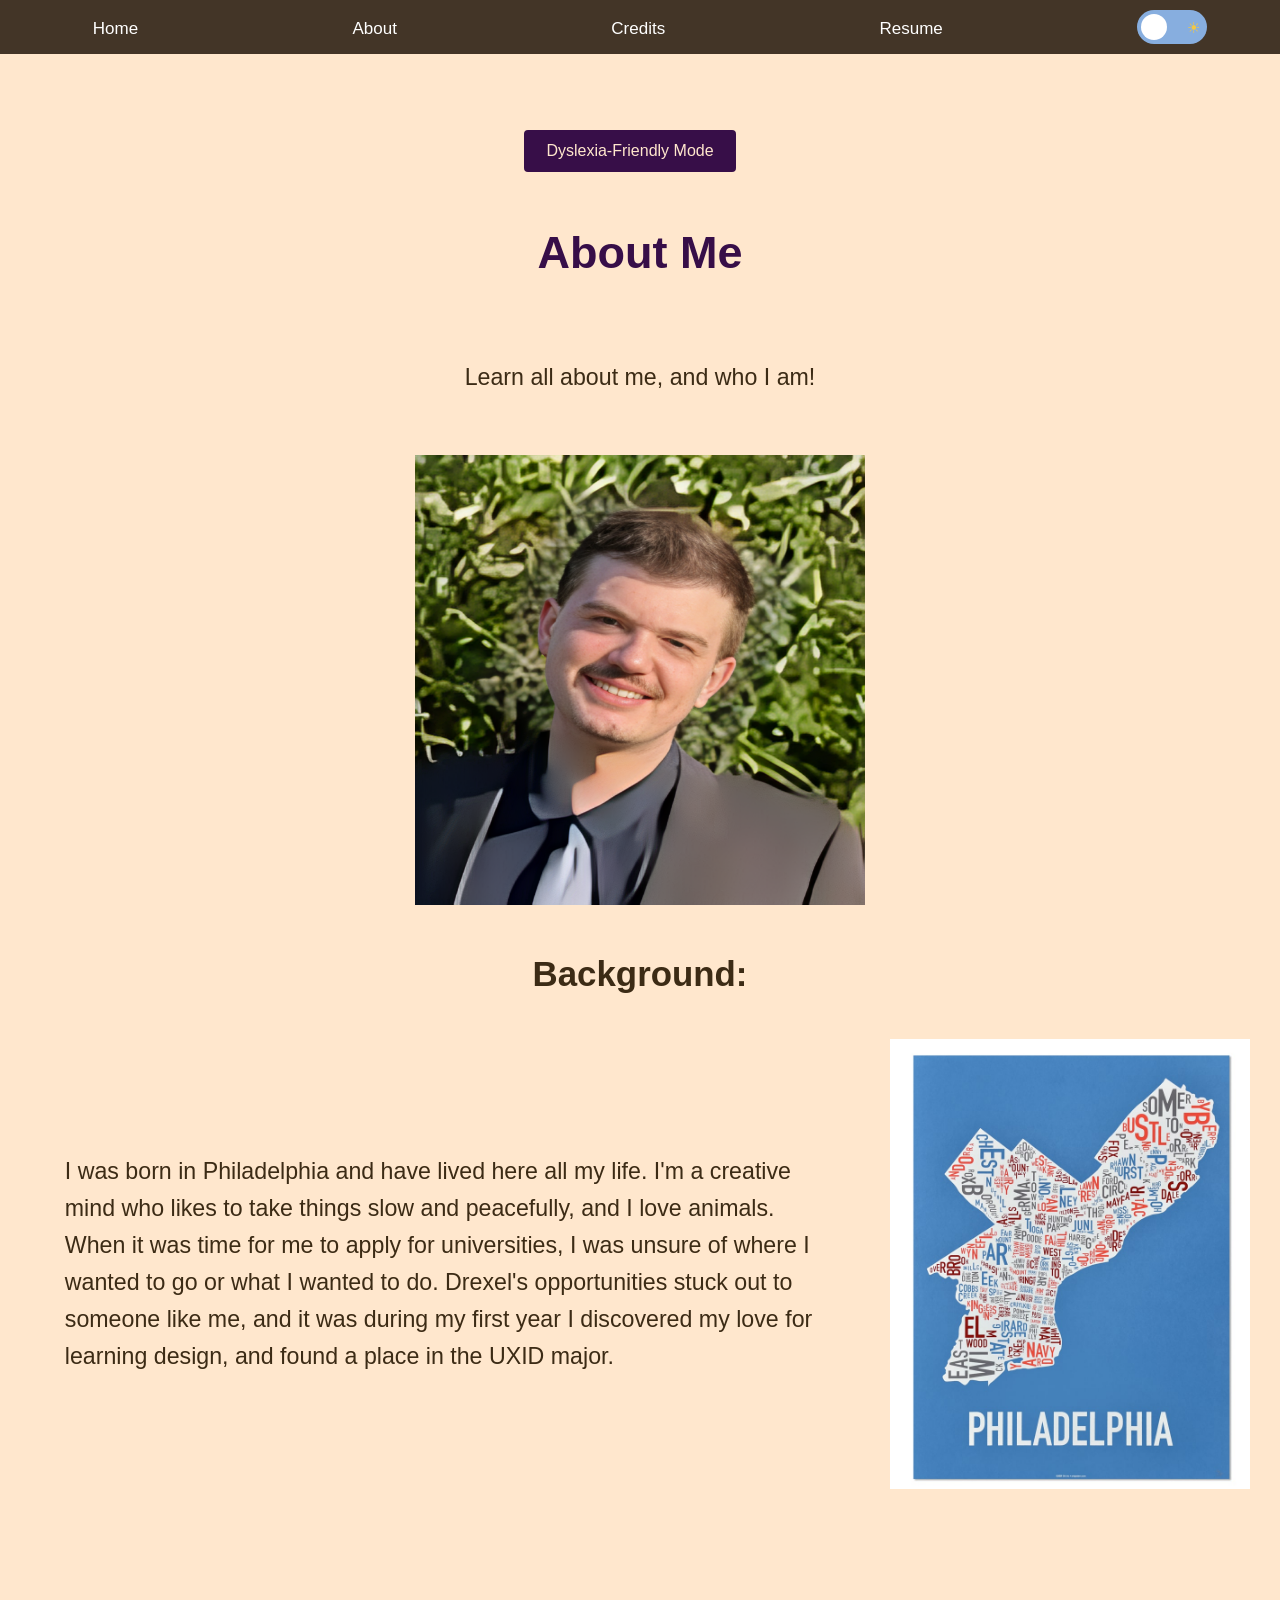
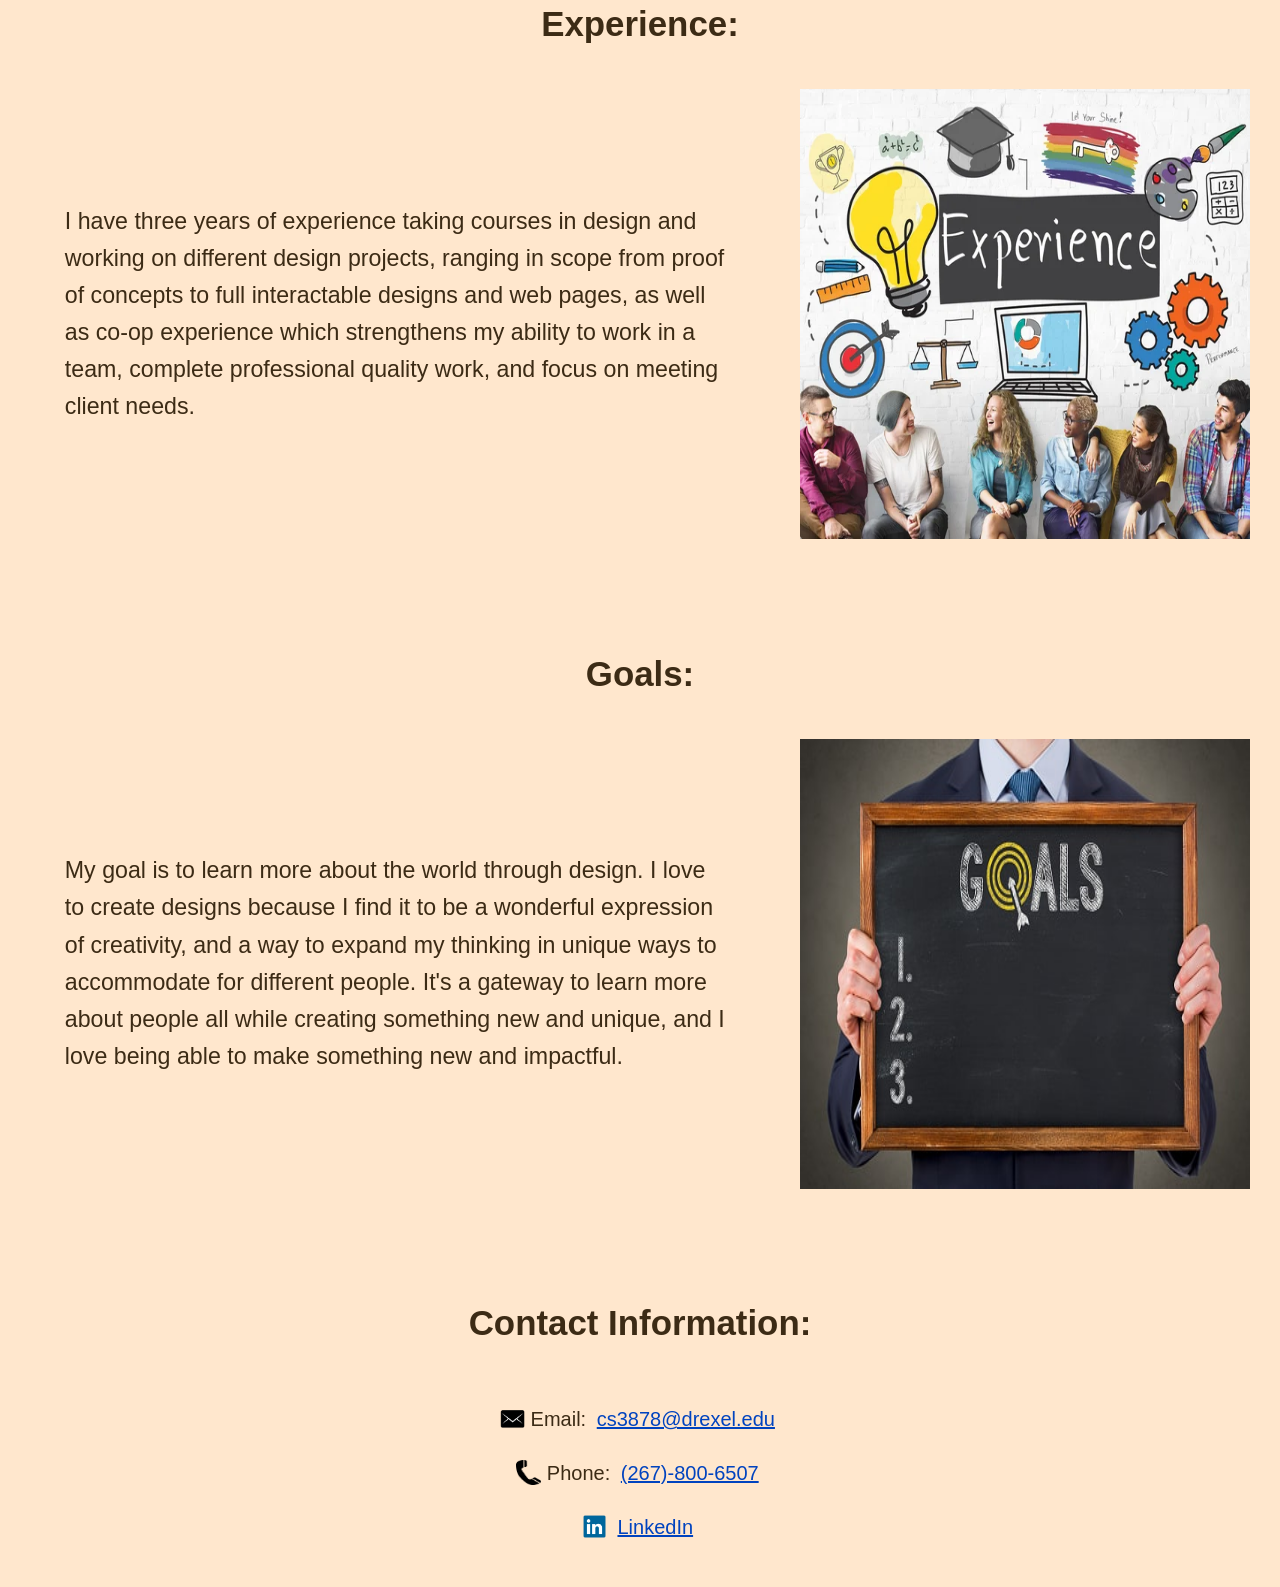
<file: Week3/index.html>
<!DOCTYPE html>
<html lang="en">
<head>
    <meta charset="UTF-8">
    <meta name="viewport" content="width=device-width, initial-scale=1.0">
    <title>IDM380 HWK3 Christopher Straface</title>
    <link rel="stylesheet" href="accessible.css">
    <script src="script.js" defer></script>
    <link rel="stylesheet" href="https://cdnjs.cloudflare.com/ajax/libs/font-awesome/4.7.0/css/font-awesome.min.css">
</head>
<body id="portfoliobody">
    <!-- Skip link for keyboard users -->
    <a class="skip-link" href="#dyslexiaButton">Skip Navigation</a>
    
    <!-- Navigation Menu -->
    <nav class="topnavcontainer" aria-label="Main navigation">
        <ul class="topnav" role="menubar">
            <li role="none"><a href="index.html" role="menuitem">Home</a></li>
            <li role="none"><a href="index.html" role="menuitem">About</a></li>
            <li role="none"><a href="index.html" role="menuitem">Credits</a></li>
            <li role="none"><a href="index.html" role="menuitem">Resume</a></li>
            <li role="none">
                <label class="switch" aria-label="Toggle dark mode">
                    <input type="checkbox" id="darkModeToggle" aria-label="Dark mode toggle">
                    <span class="slider" aria-hidden="true"></span>
                </label>
            </li>
        </ul>
    </nav>

    <!-- Main Content -->
    <main id="test" role="main" aria-label="Main content">
        <!-- Introduction Section -->
        <header id="intro" role="region" aria-labelledby="intro-heading" tabindex="0">
            <section id="dyslexiaButton" class="dyslexia-button-container">
                <button id="dyslexiaToggle" class="dyslexia-button" aria-pressed="false">Dyslexia-Friendly Mode</button>
            </section>
            <h1 id="intro-heading">About Me</h1>
            <p>Learn all about me, and who I am!</p>
            <img src="media/Selfie.png" alt="Selfie of Christopher Straface" width="200" height="200">
        </header>

        <!-- Background Section -->
        <section id="background" role="region" aria-labelledby="background-heading" tabindex="0">
            <h2 id="background-heading">Background:</h2>
            <article class="imgAndText">
                <p class="pText">
                    I was born in Philadelphia and have lived here all my life. I'm a creative mind who likes to take things slow and peacefully, and I love animals.
                    When it was time for me to apply for universities, I was unsure of where I wanted to go or what I wanted to do. Drexel's opportunities stuck out to someone like me, 
                    and it was during my first year I discovered my love for learning design, and found a place in the UXID major.
                </p>
                <img src="media/StylishPhillyMap.jpg" alt="Map of Philadelphia" width="200" height="200">
            </article>
        </section>

        <!-- Experience Section -->
        <section id="experience" role="region" aria-labelledby="experience-heading" tabindex="0">
            <h2 id="experience-heading">Experience:</h2>
            <article class="imgAndText">
                <p class="pText">
                    I have three years of experience taking courses in design and working on different design projects, ranging in scope from proof of concepts 
                    to full interactable designs and web pages, as well as co-op experience which strengthens my ability to work in a team, complete professional quality work, and focus on meeting client needs.
                </p>
                <img src="media/Experience.jpg" alt="People talking with the word Experience above them written in chalk" width="200" height="200">
            </article>
        </section>

        <!-- Goals Section -->
        <section id="goals" role="region" aria-labelledby="goals-heading" tabindex="0">
            <h2 id="goals-heading">Goals:</h2>
            <article class="imgAndText">
                <p class="pText">
                    My goal is to learn more about the world through design. I love to create designs because I find it to be a wonderful expression of creativity, 
                    and a way to expand my thinking in unique ways to accommodate for different people. It's a gateway to learn more about people all while creating 
                    something new and unique, and I love being able to make something new and impactful.
                </p>
                <img src="media/Goals.jpg" alt="Person holding up a mini chalkboard with the word Goals written on it" width="230" height="200">
            </article>
        </section>


        <!-- Skip link for keyboard users to jump back to top (above contact) -->
        <a class="skip-link skip-contact" href="#portfoliobody">Skip Contact</a>
        <!-- Contact Section -->
        <section id="contact" role="region" aria-labelledby="contact-heading" tabindex="0">
            <h2 id="contact-heading">Contact Information:</h2>
            <address>
                <!-- explicitly mark the list for assistive tech -->
                <ul role="list" aria-label="Contact methods">
                    <li role="listitem" tabindex="0">
                        <img src="media/Mail.png" class="contactImg" alt="" width="20" height="20" aria-hidden="true"> 
                        Email: <a href="mailto:cs3878@drexel.edu">cs3878@drexel.edu</a>
                    </li>
                    <li role="listitem" tabindex="0">
                        <img src="media/PhoneIcon.png" class="contactImg" alt="" width="20" height="20" aria-hidden="true"> 
                        Phone: <a href="tel:+12678006507">(267)-800-6507</a>
                    </li>
                    <li role="listitem" tabindex="0">
                        <img src="media/LinkedIn.png" class="contactImg" alt="" width="20" height="20" aria-hidden="true"> 
                        <a href="https://www.linkedin.com/in/christopher-straface-a84338276/" target="_blank" rel="noopener noreferrer">LinkedIn</a>
                    </li>
                </ul>
            </address>
        </section>
    </main>

   <script>
        function toggleDarkMode(isEnabled) {
            document.body.classList.toggle('dark-mode', isEnabled);
            localStorage.setItem('darkMode', isEnabled ? 'on' : 'off');
        }

        function applyDarkModePreference() {
            const darkMode = localStorage.getItem('darkMode') === 'on';
            document.body.classList.toggle('dark-mode', darkMode);
            document.getElementById('darkModeToggle').checked = darkMode;
        }

        function toggleDyslexiaMode(isEnabled) {
            document.body.classList.toggle('dyslexia-mode', isEnabled);
            localStorage.setItem('dyslexiaMode', isEnabled ? 'on' : 'off');
            const dyslexiaButton = document.getElementById('dyslexiaToggle');
            dyslexiaButton.setAttribute('aria-pressed', isEnabled ? 'true' : 'false');
        }

        function applyDyslexiaModePreference() {
            const dyslexiaMode = localStorage.getItem('dyslexiaMode') === 'on';
            document.body.classList.toggle('dyslexia-mode', dyslexiaMode);
            const dyslexiaButton = document.getElementById('dyslexiaToggle');
            if (dyslexiaButton) {
                dyslexiaButton.setAttribute('aria-pressed', dyslexiaMode ? 'true' : 'false');
                if (dyslexiaMode) {
                    dyslexiaButton.classList.add('active');
                } else {
                    dyslexiaButton.classList.remove('active');
                }
            }
        }

        // helpers for accessible form validation
        function displayError(input, message) {
            const errorElem = document.getElementById(input.id + 'Error');
            const successElem = document.getElementById(input.id + 'Success');
            errorElem.innerHTML = message ? '<i class="fa fa-times-circle" aria-hidden="true"></i> ' + message : '';
            input.setAttribute('aria-invalid', message ? 'true' : 'false');
            if (successElem) successElem.innerHTML = '';
        }

        function displaySuccess(input, message) {
            const errorElem = document.getElementById(input.id + 'Error');
            const successElem = document.getElementById(input.id + 'Success');
            if (errorElem) errorElem.innerHTML = '';
            if (successElem) successElem.innerHTML = '<i class="fa fa-check-circle" aria-hidden="true"></i> ' + message;
            input.setAttribute('aria-invalid', 'false');
        }

        function validateField(input) {
            // Required field check
            if (input.hasAttribute('required') && !input.value.trim()) {
                displayError(input, 'This field is required.');
                return false;
            }
            // Email format check
            if (input.type === 'email' && input.value.trim() && !input.checkValidity()) {
                displayError(input, 'Please enter a valid email address.');
                return false;
            }
            // Date range check (must not be in the past)
            if (input.type === 'date' && input.value) {
                const selected = new Date(input.value + 'T00:00:00');
                const today = new Date();
                today.setHours(0, 0, 0, 0);
                if (selected < today) {
                    displayError(input, 'Please select today or a future date.');
                    return false;
                }
            }
            // Show success only if the field has a value (don't celebrate empty optional fields)
            if (input.value.trim()) {
                if (input.type === 'email') {
                    displaySuccess(input, 'Looks good!');
                } else if (input.type === 'date') {
                    displaySuccess(input, 'Date selected.');
                } else {
                    displaySuccess(input, 'Looks good!');
                }
            } else {
                // Optional field, empty — clear both messages silently
                const errorElem = document.getElementById(input.id + 'Error');
                const successElem = document.getElementById(input.id + 'Success');
                if (errorElem) errorElem.innerHTML = '';
                if (successElem) successElem.innerHTML = '';
                input.setAttribute('aria-invalid', 'false');
            }
            return true;
        }

        function validateForm(e) {
            e.preventDefault();
            const form = e.target;
            const fields = [form.firstName, form.lastName, form.email, form.appointmentDate, form.comment];
            const valid = fields.map(validateField).every(Boolean);
            if (valid) {
                alert('Thank you! Your message has been sent.');
                form.reset();
                // Clear all success/error messages after reset
                form.querySelectorAll('.error, .success').forEach(el => el.innerHTML = '');
                form.querySelectorAll('input, textarea').forEach(el => el.setAttribute('aria-invalid', 'false'));
            }
        }

        document.addEventListener('DOMContentLoaded', function () {
            applyDarkModePreference();
            applyDyslexiaModePreference();
            const darkToggle = document.getElementById('darkModeToggle');
            if (darkToggle) {
                darkToggle.addEventListener('change', function (e) {
                    toggleDarkMode(e.target.checked);
                });
            }
            const dyslexiaToggle = document.getElementById('dyslexiaToggle');
            if (dyslexiaToggle) {
                dyslexiaToggle.addEventListener('click', function () {
                    const isEnabled = !document.body.classList.contains('dyslexia-mode');
                    toggleDyslexiaMode(isEnabled);
                    dyslexiaToggle.classList.toggle('active', isEnabled);
                });
            }

            const contactForm = document.getElementById('contactForm');
            if (contactForm) {
                // prevent default submit on enter for non-textarea fields
                contactForm.addEventListener('keydown', function(e) {
                    if (e.key === 'Enter' && e.target.tagName.toLowerCase() !== 'textarea') {
                        e.preventDefault();
                        e.stopPropagation();
                        // move focus to next field if possible
                        const focusable = Array.from(contactForm.elements).filter(el =>
                            (el.tagName.toLowerCase() !== 'fieldset' && el.type !== 'submit' && !el.disabled)
                        );
                        const idx = focusable.indexOf(e.target);
                        if (idx > -1 && idx < focusable.length - 1) {
                            focusable[idx + 1].focus();
                        }
                    }
                });
                contactForm.addEventListener('submit', validateForm);
                const inputs = contactForm.querySelectorAll('input,textarea');
                inputs.forEach(function (input) {
                    input.addEventListener('input', function () { validateField(input); });
                });
            }
        });
    </script>
</body>
</html>
</file>
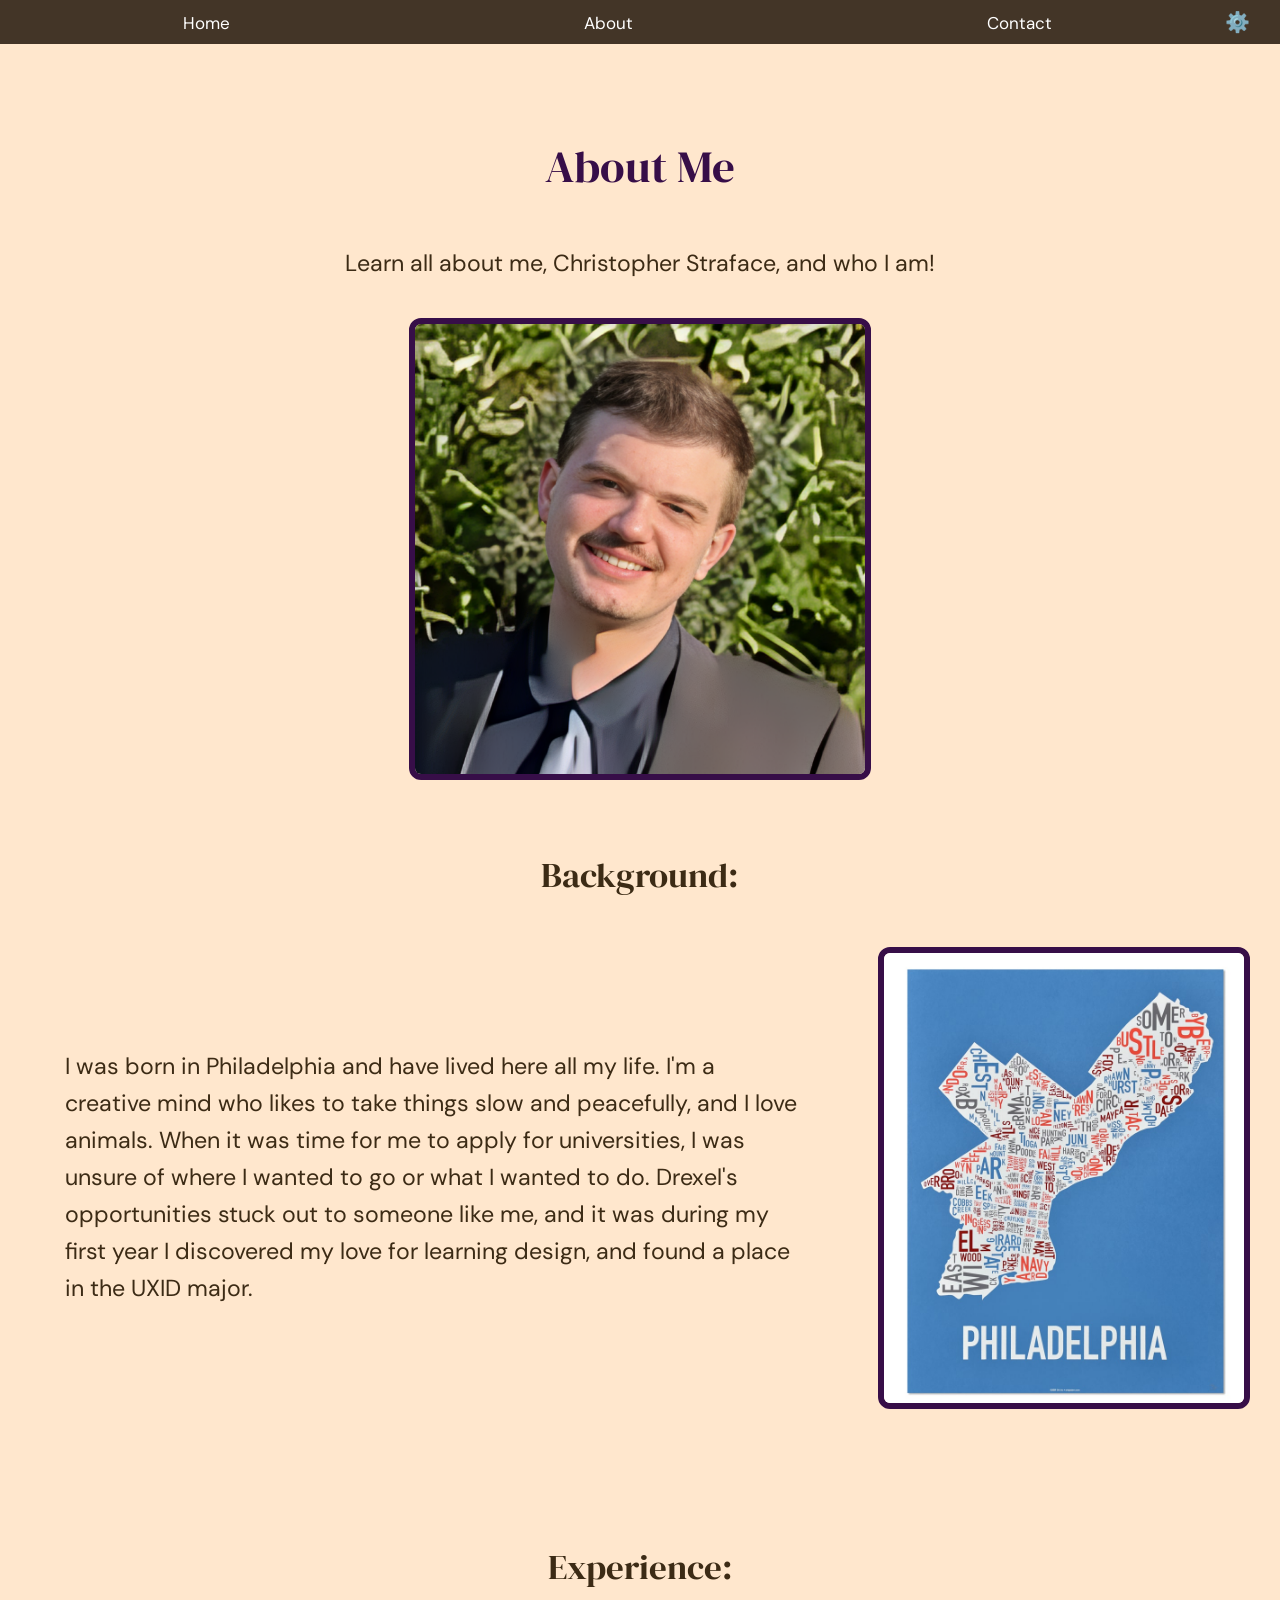
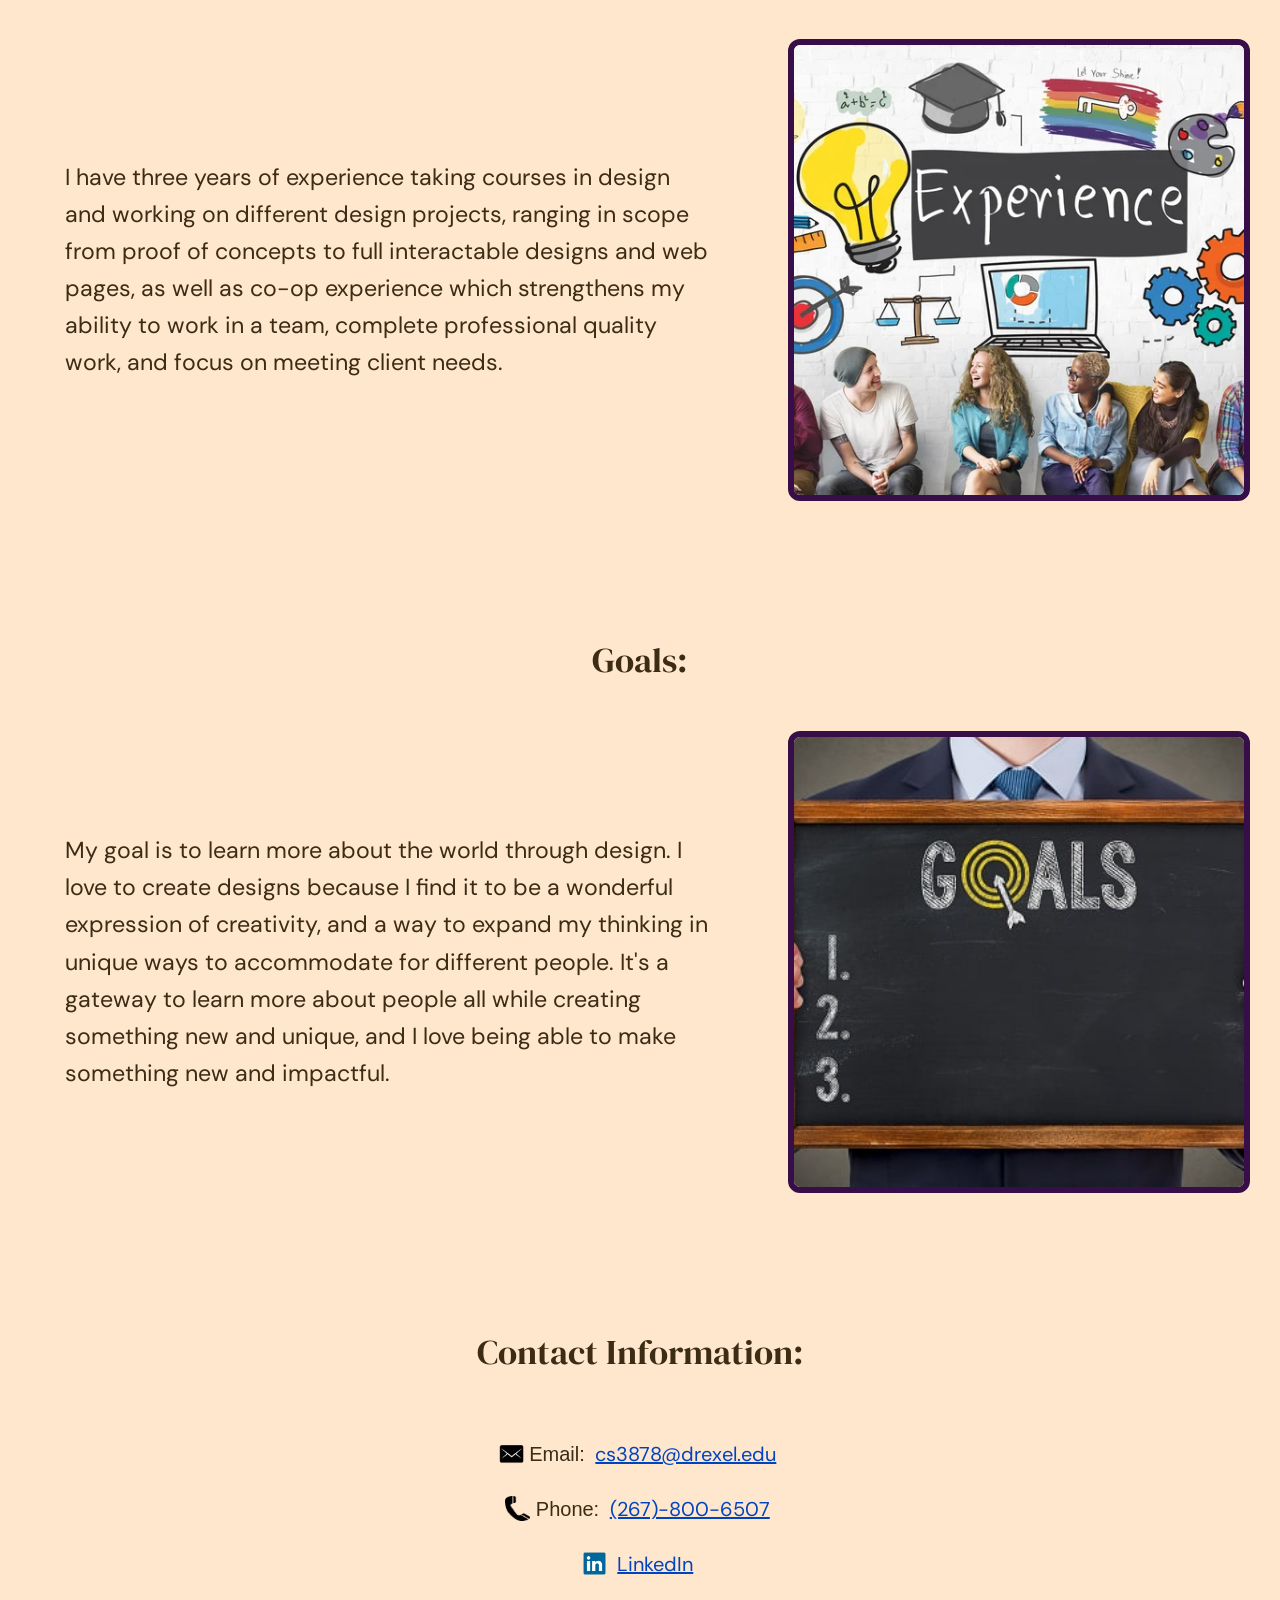
<file: FinalBuild/about.html>
<!DOCTYPE html>
<html lang="en">
<head>
    <meta charset="UTF-8">
    <meta name="viewport" content="width=device-width, initial-scale=1.0">
    <title>About cs3878</title>
    <link rel="stylesheet" href="accessible.css">
    <script src="script.js" defer></script>
    <link rel="icon" href="media/Selfie.png" type="image/png">
    <link rel="stylesheet" href="https://cdnjs.cloudflare.com/ajax/libs/font-awesome/4.7.0/css/font-awesome.min.css">
</head>
<body id="portfoliobody">
    <!-- Skip link for keyboard users -->
    <a class="skip-link" href="#intro">Skip Navigation</a>
    
    <!-- Navigation Menu -->
    <nav class="topnavcontainer" aria-label="Main navigation">
        <ul class="topnav" id="mainNav" role="menubar" aria-label="Main navigation">
            <li role="none"><a href="home.html" role="menuitem">Home</a></li>
            <li role="none"><a href="about.html" role="menuitem">About</a></li>
            <li role="none"><a href="contact.html" role="menuitem">Contact</a></li>
        </ul>
        <div class="dropdown">
            <button class="dropdown-toggle" aria-label="Settings menu" aria-expanded="false">⚙️</button>
            <div class="dropdown-menu" aria-hidden="true">
                <div class="toggle-container">
                    <label class="switch" aria-label="Toggle dark mode">
                        <input type="checkbox" id="darkModeToggle" aria-label="Dark mode toggle">
                        <span class="slider" aria-hidden="true"></span>
                    </label>
                    <span class="toggle-label">Dark Mode Toggle</span>
                </div>
                <button id="dyslexiaToggle" class="dyslexia-button" aria-pressed="false">Dyslexia-Friendly Mode</button>
            </div>
        </div>
        <button class="nav-hamburger" id="navHamburger" aria-label="Open navigation menu" aria-expanded="false" aria-controls="mainNav">&#9776;</button>
    </nav>
 
    <!-- Main Content -->
    <main id="test" role="main" aria-label="Main content">
        <!-- Introduction Section -->
        <header id="intro" role="region" aria-labelledby="intro-heading" tabindex="0">
            <h1 id="intro-heading">About Me</h1>
            <p>Learn all about me, Christopher Straface, and who I am!</p>
            <img class="aboutImg" src="media/Selfie.png" alt="Selfie of Christopher Straface" width="200" height="200">
        </header>
 
        <!-- Background Section -->
        <section id="background" role="region" aria-labelledby="background-heading" tabindex="0">
            <h2 id="background-heading">Background:</h2>
            <article class="imgAndText">
                <p class="pText">
                    I was born in Philadelphia and have lived here all my life. I'm a creative mind who likes to take things slow and peacefully, and I love animals.
                    When it was time for me to apply for universities, I was unsure of where I wanted to go or what I wanted to do. Drexel's opportunities stuck out to someone like me, 
                    and it was during my first year I discovered my love for learning design, and found a place in the UXID major.
                </p>
                <img class="aboutImg" src="media/StylishPhillyMap.jpg" alt="Map of Philadelphia" width="200" height="200">
            </article>
        </section>
 
        <!-- Experience Section -->
        <section id="experience" role="region" aria-labelledby="experience-heading" tabindex="0">
            <h2 id="experience-heading">Experience:</h2>
            <article class="imgAndText">
                <p class="pText">
                    I have three years of experience taking courses in design and working on different design projects, ranging in scope from proof of concepts 
                    to full interactable designs and web pages, as well as co-op experience which strengthens my ability to work in a team, complete professional quality work, and focus on meeting client needs.
                </p>
                <img class="aboutImg" src="media/Experience.jpg" alt="People talking with the word Experience above them written in chalk" width="200" height="200">
            </article>
        </section>
 
        <!-- Goals Section -->
        <section id="goals" role="region" aria-labelledby="goals-heading" tabindex="0">
            <h2 id="goals-heading">Goals:</h2>
            <article class="imgAndText">
                <p class="pText">
                    My goal is to learn more about the world through design. I love to create designs because I find it to be a wonderful expression of creativity, 
                    and a way to expand my thinking in unique ways to accommodate for different people. It's a gateway to learn more about people all while creating 
                    something new and unique, and I love being able to make something new and impactful.
                </p>
                <img class="aboutImg" src="media/Goals.jpg" alt="Person holding up a mini chalkboard with the word Goals written on it" width="230" height="200">
            </article>
        </section>
 
 
        <!-- Skip link for keyboard users to jump back to top (above contact) -->
        <div style="position: relative;">
        <a class="skip-link skip-contact" href="#portfoliobody">Skip Contact Information</a>
        </div>
        <!-- Contact Section -->
        <section id="contact" role="region" aria-labelledby="contact-heading" tabindex="0">
            <h2 id="contact-heading">Contact Information:</h2>
            <address>
                <!-- explicitly mark the list for assistive tech -->
                <ul role="list" aria-label="Contact methods">
                    <li role="listitem" tabindex="0">
                        <img src="media/Mail.png" class="contactImg" alt="" width="20" height="20" aria-hidden="true"> 
                        Email: <a href="mailto:cs3878@drexel.edu">cs3878@drexel.edu</a>
                    </li>
                    <li role="listitem" tabindex="0">
                        <img src="media/PhoneIcon.png" class="contactImg" alt="" width="20" height="20" aria-hidden="true"> 
                        Phone: <a href="tel:+12678006507">(267)-800-6507</a>
                    </li>
                    <li role="listitem" tabindex="0">
                        <img src="media/LinkedIn.png" class="contactImg" alt="" width="20" height="20" aria-hidden="true"> 
                        <a href="https://www.linkedin.com/in/christopher-straface-a84338276/" target="_blank" rel="noopener noreferrer">LinkedIn</a>
                    </li>
                </ul>
            </address>
        </section>
    </main>

   <script>
        function toggleDarkMode(isEnabled) {
            document.body.classList.toggle('dark-mode', isEnabled);
            localStorage.setItem('darkMode', isEnabled ? 'on' : 'off');
        }

        function applyDarkModePreference() {
            const darkMode = localStorage.getItem('darkMode') === 'on';
            document.body.classList.toggle('dark-mode', darkMode);
            document.getElementById('darkModeToggle').checked = darkMode;
        }

        function toggleDyslexiaMode(isEnabled) {
            document.body.classList.toggle('dyslexia-mode', isEnabled);
            localStorage.setItem('dyslexiaMode', isEnabled ? 'on' : 'off');
            const dyslexiaButton = document.getElementById('dyslexiaToggle');
            dyslexiaButton.setAttribute('aria-pressed', isEnabled ? 'true' : 'false');
        }

        function applyDyslexiaModePreference() {
            const dyslexiaMode = localStorage.getItem('dyslexiaMode') === 'on';
            document.body.classList.toggle('dyslexia-mode', dyslexiaMode);
            const dyslexiaButton = document.getElementById('dyslexiaToggle');
            if (dyslexiaButton) {
                dyslexiaButton.setAttribute('aria-pressed', dyslexiaMode ? 'true' : 'false');
                if (dyslexiaMode) {
                    dyslexiaButton.classList.add('active');
                } else {
                    dyslexiaButton.classList.remove('active');
                }
            }
        }

        // helpers for accessible form validation
        function displayError(input, message) {
            const errorElem = document.getElementById(input.id + 'Error');
            const successElem = document.getElementById(input.id + 'Success');
            errorElem.innerHTML = message ? '<i class="fa fa-times-circle" aria-hidden="true"></i> ' + message : '';
            input.setAttribute('aria-invalid', message ? 'true' : 'false');
            if (successElem) successElem.innerHTML = '';
        }

        function displaySuccess(input, message) {
            const errorElem = document.getElementById(input.id + 'Error');
            const successElem = document.getElementById(input.id + 'Success');
            if (errorElem) errorElem.innerHTML = '';
            if (successElem) successElem.innerHTML = '<i class="fa fa-check-circle" aria-hidden="true"></i> ' + message;
            input.setAttribute('aria-invalid', 'false');
        }

        function validateField(input) {
            // Required field check
            if (input.hasAttribute('required') && !input.value.trim()) {
                displayError(input, 'This field is required.');
                return false;
            }
            // Email format check
            if (input.type === 'email' && input.value.trim() && !input.checkValidity()) {
                displayError(input, 'Please enter a valid email address.');
                return false;
            }
            // Date range check (must not be in the past)
            if (input.type === 'date' && input.value) {
                const selected = new Date(input.value + 'T00:00:00');
                const today = new Date();
                today.setHours(0, 0, 0, 0);
                if (selected < today) {
                    displayError(input, 'Please select today or a future date.');
                    return false;
                }
            }
            // Show success only if the field has a value (don't celebrate empty optional fields)
            if (input.value.trim()) {
                if (input.type === 'email') {
                    displaySuccess(input, 'Looks good!');
                } else if (input.type === 'date') {
                    displaySuccess(input, 'Date selected.');
                } else {
                    displaySuccess(input, 'Looks good!');
                }
            } else {
                // Optional field, empty — clear both messages silently
                const errorElem = document.getElementById(input.id + 'Error');
                const successElem = document.getElementById(input.id + 'Success');
                if (errorElem) errorElem.innerHTML = '';
                if (successElem) successElem.innerHTML = '';
                input.setAttribute('aria-invalid', 'false');
            }
            return true;
        }

        function validateForm(e) {
            e.preventDefault();
            const form = e.target;
            const fields = [form.firstName, form.lastName, form.email, form.appointmentDate, form.comment];
            const valid = fields.map(validateField).every(Boolean);
            if (valid) {
                alert('Thank you! Your message has been sent.');
                form.reset();
                // Clear all success/error messages after reset
                form.querySelectorAll('.error, .success').forEach(el => el.innerHTML = '');
                form.querySelectorAll('input, textarea').forEach(el => el.setAttribute('aria-invalid', 'false'));
            }
        }

        document.addEventListener('DOMContentLoaded', function () {
            applyDarkModePreference();
            applyDyslexiaModePreference();
            const darkToggle = document.getElementById('darkModeToggle');
            if (darkToggle) {
                darkToggle.addEventListener('change', function (e) {
                    toggleDarkMode(e.target.checked);
                });
                darkToggle.addEventListener('keydown', function (e) {
                    if (e.key === 'Enter') {
                        e.preventDefault();
                        darkToggle.checked = !darkToggle.checked;
                        toggleDarkMode(darkToggle.checked);
                    }
                });
            }
            const dyslexiaToggle = document.getElementById('dyslexiaToggle');
            if (dyslexiaToggle) {
                dyslexiaToggle.addEventListener('click', function () {
                    const isEnabled = !document.body.classList.contains('dyslexia-mode');
                    toggleDyslexiaMode(isEnabled);
                    dyslexiaToggle.classList.toggle('active', isEnabled);
                });
            }

            const dropdownToggle = document.querySelector('.dropdown-toggle');
            const dropdownMenu = document.querySelector('.dropdown-menu');
            if (dropdownToggle && dropdownMenu) {
                dropdownToggle.addEventListener('click', function () {
                    const isOpen = dropdownMenu.classList.contains('open');
                    dropdownMenu.classList.toggle('open', !isOpen);
                    dropdownToggle.setAttribute('aria-expanded', !isOpen);
                    dropdownMenu.setAttribute('aria-hidden', isOpen);
                });
                // Close dropdown when clicking outside
                document.addEventListener('click', function (e) {
                    if (!dropdownToggle.contains(e.target) && !dropdownMenu.contains(e.target)) {
                        dropdownMenu.classList.remove('open');
                        dropdownToggle.setAttribute('aria-expanded', 'false');
                        dropdownMenu.setAttribute('aria-hidden', 'true');
                    }
                });
            }

            const hamburger = document.getElementById('navHamburger');
            const mainNav = document.getElementById('mainNav');
            if (hamburger && mainNav) {
                hamburger.addEventListener('click', function () {
                    const isOpen = mainNav.classList.contains('open');
                    mainNav.classList.toggle('open', !isOpen);
                    hamburger.setAttribute('aria-expanded', String(!isOpen));
                    hamburger.textContent = isOpen ? '\u2630' : '\u2715';
                    hamburger.setAttribute('aria-label', isOpen ? 'Open navigation menu' : 'Close navigation menu');
                });
            }

            const contactForm = document.getElementById('contactForm');
            if (contactForm) {
                // prevent default submit on enter for non-textarea fields
                contactForm.addEventListener('keydown', function(e) {
                    if (e.key === 'Enter' && e.target.tagName.toLowerCase() !== 'textarea') {
                        e.preventDefault();
                        e.stopPropagation();
                        // move focus to next field if possible
                        const focusable = Array.from(contactForm.elements).filter(el =>
                            (el.tagName.toLowerCase() !== 'fieldset' && el.type !== 'submit' && !el.disabled)
                        );
                        const idx = focusable.indexOf(e.target);
                        if (idx > -1 && idx < focusable.length - 1) {
                            focusable[idx + 1].focus();
                        }
                    }
                });
                contactForm.addEventListener('submit', validateForm);
                const inputs = contactForm.querySelectorAll('input,textarea');
                inputs.forEach(function (input) {
                    input.addEventListener('input', function () { validateField(input); });
                });
            }
        });
    </script>
</body>
</html>
</file>
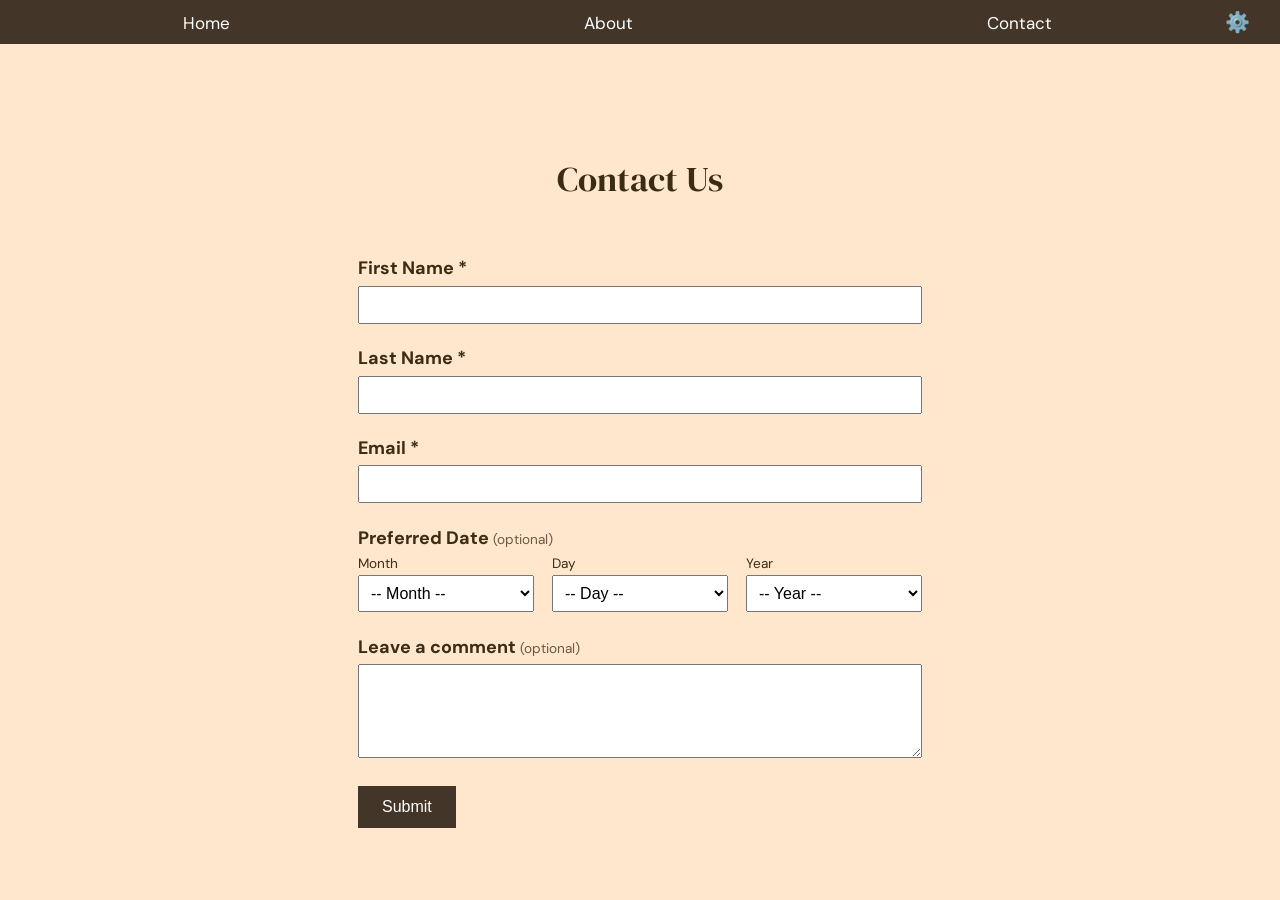
<file: FinalBuild/contact.html>
<!DOCTYPE html>
<html lang="en">
<head>
    <meta charset="UTF-8">
    <meta name="viewport" content="width=device-width, initial-scale=1.0">
    <title>Contact cs3878</title>
    <link rel="stylesheet" href="accessible.css">
    <script src="script.js" defer></script>
     <link rel="icon" href="media/Selfie.png" type="image/png">
    <link rel="stylesheet" href="https://cdnjs.cloudflare.com/ajax/libs/font-awesome/4.7.0/css/font-awesome.min.css">
</head>
<body>
    <!-- Skip link for keyboard users -->
    <a class="skip-link" href="#contact-heading">Skip Navigation</a>
    
    <!-- Navigation Menu -->
    <nav class="topnavcontainer" aria-label="Main navigation">
        <ul class="topnav" id="mainNav" role="menubar" aria-label="Main navigation">
            <li role="none"><a href="home.html" role="menuitem">Home</a></li>
            <li role="none"><a href="about.html" role="menuitem">About</a></li>
            <li role="none"><a href="contact.html" role="menuitem">Contact</a></li>
        </ul>
        <div class="dropdown">
            <button class="dropdown-toggle" aria-label="Settings menu" aria-expanded="false">⚙️</button>
            <div class="dropdown-menu" aria-hidden="true">
                <div class="toggle-container">
                    <label class="switch" aria-label="Toggle dark mode">
                        <input type="checkbox" id="darkModeToggle" aria-label="Dark mode toggle">
                        <span class="slider" aria-hidden="true"></span>
                    </label>
                    <span class="toggle-label">Dark Mode Toggle</span>
                </div>
                <button id="dyslexiaToggle" class="dyslexia-button" aria-pressed="false">Dyslexia-Friendly Mode</button>
            </div>
        </div>
        <button class="nav-hamburger" id="navHamburger" aria-label="Open navigation menu" aria-expanded="false" aria-controls="mainNav">&#9776;</button>
    </nav>

    <main>
      <section id="contact" aria-labelledby="contact-heading">
        <h2 id="contact-heading">Contact Us</h2>
        <form id="contactForm" novalidate>
          <div class="field">
            <label for="firstName">First Name *</label>
            <input type="text" id="firstName" name="firstName" required aria-required="true" aria-describedby="firstNameError firstNameSuccess" aria-invalid="false">
            <span id="firstNameError" class="error" role="alert" aria-live="assertive"></span>
            <span id="firstNameSuccess" class="success" aria-live="polite"></span>
          </div>
          <div class="field">
            <label for="lastName">Last Name *</label>
            <input type="text" id="lastName" name="lastName" required aria-required="true" aria-describedby="lastNameError lastNameSuccess" aria-invalid="false">
            <span id="lastNameError" class="error" role="alert" aria-live="assertive"></span>
            <span id="lastNameSuccess" class="success" aria-live="polite"></span>
          </div>
          <div class="field">
            <label for="email">Email *</label>
            <input type="email" id="email" name="email" required aria-required="true" aria-describedby="emailError emailSuccess" aria-invalid="false">
            <span id="emailError" class="error" role="alert" aria-live="assertive"></span>
            <span id="emailSuccess" class="success" aria-live="polite"></span>
          </div>
          <div class="field">
            <fieldset class="date-fieldset" aria-describedby="appointmentDateError appointmentDateSuccess">
              <legend>Preferred Date <span class="field-optional">(optional)</span></legend>
              <div class="date-selects">
                <div class="date-select-group">
                  <label for="dateMonth">Month</label>
                  <select id="dateMonth" name="dateMonth" aria-invalid="false">
                    <option value="">-- Month --</option>
                    <option value="1">January</option>
                    <option value="2">February</option>
                    <option value="3">March</option>
                    <option value="4">April</option>
                    <option value="5">May</option>
                    <option value="6">June</option>
                    <option value="7">July</option>
                    <option value="8">August</option>
                    <option value="9">September</option>
                    <option value="10">October</option>
                    <option value="11">November</option>
                    <option value="12">December</option>
                  </select>
                </div>
                <div class="date-select-group">
                  <label for="dateDay">Day</label>
                  <select id="dateDay" name="dateDay" aria-invalid="false">
                    <option value="">-- Day --</option>
                  </select>
                </div>
                <div class="date-select-group">
                  <label for="dateYear">Year</label>
                  <select id="dateYear" name="dateYear" aria-invalid="false">
                    <option value="">-- Year --</option>
                  </select>
                </div>
              </div>
            </fieldset>
            <span id="appointmentDateError" class="error" role="alert" aria-live="assertive"></span>
            <span id="appointmentDateSuccess" class="success" aria-live="polite"></span>
          </div>
          <div class="field">
            <label for="comment">Leave a comment <span class="field-optional">(optional)</span></label>
            <textarea id="comment" name="comment" rows="4" aria-describedby="commentError commentSuccess" aria-invalid="false"></textarea>
            <span id="commentError" class="error" role="alert" aria-live="assertive"></span>
            <span id="commentSuccess" class="success" aria-live="polite"></span>
          </div>
          <button type="submit">Submit</button>
        </form>
      </section>
    </main>

    

  <script>
        function toggleDarkMode(isEnabled) {
            document.body.classList.toggle('dark-mode', isEnabled);
            localStorage.setItem('darkMode', isEnabled ? 'on' : 'off');
        }

        function applyDarkModePreference() {
            const saved = localStorage.getItem('darkMode');
            let darkMode;
            if (saved !== null) {
                darkMode = saved === 'on';
            } else {
                darkMode = window.matchMedia('(prefers-color-scheme: dark)').matches;
            }
            document.body.classList.toggle('dark-mode', darkMode);
            document.getElementById('darkModeToggle').checked = darkMode;
        }

        function toggleDyslexiaMode(isEnabled) {
            document.body.classList.toggle('dyslexia-mode', isEnabled);
            localStorage.setItem('dyslexiaMode', isEnabled ? 'on' : 'off');
            const dyslexiaButton = document.getElementById('dyslexiaToggle');
            if (dyslexiaButton) dyslexiaButton.setAttribute('aria-pressed', isEnabled ? 'true' : 'false');
        }

        function applyDyslexiaModePreference() {
            const dyslexiaMode = localStorage.getItem('dyslexiaMode') === 'on';
            document.body.classList.toggle('dyslexia-mode', dyslexiaMode);
            const dyslexiaButton = document.getElementById('dyslexiaToggle');
            if (dyslexiaButton) {
                dyslexiaButton.setAttribute('aria-pressed', dyslexiaMode ? 'true' : 'false');
                dyslexiaButton.classList.toggle('active', dyslexiaMode);
            }
        }

        // Takes a string ID, not an input element
        function displayError(id, message) {
            const errorElem = document.getElementById(id + 'Error');
            const successElem = document.getElementById(id + 'Success');
            if (errorElem) errorElem.innerHTML = message ? '<i class="fa fa-times-circle" aria-hidden="true"></i> ' + message : '';
            if (successElem) successElem.innerHTML = '';
        }

        function displaySuccess(id, message) {
            const errorElem = document.getElementById(id + 'Error');
            const successElem = document.getElementById(id + 'Success');
            if (errorElem) errorElem.innerHTML = '';
            if (successElem) successElem.innerHTML = '<i class="fa fa-check-circle" aria-hidden="true"></i> ' + message;
        }

        function validateField(input) {
            if (input.hasAttribute('required') && !input.value.trim()) {
                displayError(input.id, 'This field is required.');
                input.setAttribute('aria-invalid', 'true');
                return false;
            }
            if (input.type === 'email' && input.value.trim() && !input.checkValidity()) {
                displayError(input.id, 'Please enter a valid email address.');
                input.setAttribute('aria-invalid', 'true');
                return false;
            }
            // Valid — clear any previous error silently
            displayError(input.id, '');
            input.setAttribute('aria-invalid', 'false');
            return true;
        }

        function validateDateSelects() {
            const month = document.getElementById('dateMonth').value;
            const day = document.getElementById('dateDay').value;
            const year = document.getElementById('dateYear').value;
            const anyFilled = month || day || year;
            const allFilled = month && day && year;

            ['dateMonth', 'dateDay', 'dateYear'].forEach(function(id) {
                document.getElementById(id).setAttribute('aria-invalid', 'false');
            });

            if (anyFilled && !allFilled) {
                displayError('appointmentDate', 'Please complete all three date fields (month, day, and year).');
                ['dateMonth', 'dateDay', 'dateYear'].forEach(function(id) {
                    if (!document.getElementById(id).value) {
                        document.getElementById(id).setAttribute('aria-invalid', 'true');
                    }
                });
                return false;
            }

            if (allFilled) {
                const selected = new Date(year, month - 1, day);
                const today = new Date();
                today.setHours(0, 0, 0, 0);
                if (selected < today) {
                    displayError('appointmentDate', 'Please select today or a future date.');
                    ['dateMonth', 'dateDay', 'dateYear'].forEach(function(id) {
                        document.getElementById(id).setAttribute('aria-invalid', 'true');
                    });
                    return false;
                }
                // Valid — clear any previous error silently
                displayError('appointmentDate', '');
            } else {
                displayError('appointmentDate', '');
            }

            return true;
        }

        function populateDays() {
            const monthSelect = document.getElementById('dateMonth');
            const daySelect = document.getElementById('dateDay');
            const yearSelect = document.getElementById('dateYear');
            const month = parseInt(monthSelect.value);
            const year = parseInt(yearSelect.value);
            const currentDay = daySelect.value;

            const daysInMonth = (month && year)
                ? new Date(year, month, 0).getDate()
                : (month ? new Date(2000, month, 0).getDate() : 31);

            daySelect.innerHTML = '<option value="">-- Day --</option>';
            for (var d = 1; d <= daysInMonth; d++) {
                var opt = document.createElement('option');
                opt.value = d;
                opt.textContent = d;
                daySelect.appendChild(opt);
            }
            if (currentDay && parseInt(currentDay) <= daysInMonth) {
                daySelect.value = currentDay;
            }
        }

        function populateYears() {
            var yearSelect = document.getElementById('dateYear');
            var thisYear = new Date().getFullYear();
            for (var y = thisYear; y <= thisYear + 5; y++) {
                var opt = document.createElement('option');
                opt.value = y;
                opt.textContent = y;
                yearSelect.appendChild(opt);
            }
        }

        function validateForm(e) {
            e.preventDefault();
            var form = e.target;
            // Only pass actual input/textarea fields — date selects handled separately
            var fields = [form.firstName, form.lastName, form.email, form.comment];
            var valid = fields.map(validateField).every(Boolean);
            valid = validateDateSelects() && valid;

            if (valid) {
                alert('Thank you! Your message has been sent.');
                form.reset();
                populateDays();
                form.querySelectorAll('.error, .success').forEach(function(el) { el.innerHTML = ''; });
                form.querySelectorAll('input, textarea, select').forEach(function(el) { el.setAttribute('aria-invalid', 'false'); });
            } else {
                var firstInvalid = form.querySelector('[aria-invalid="true"]');
                if (firstInvalid) firstInvalid.focus();
            }
        }

        document.addEventListener('DOMContentLoaded', function () {
            applyDarkModePreference();
            applyDyslexiaModePreference();

            // Hamburger menu
            const hamburger = document.getElementById('navHamburger');
            const mainNav = document.getElementById('mainNav');
            if (hamburger && mainNav) {
                hamburger.addEventListener('click', function () {
                    const isOpen = mainNav.classList.contains('open');
                    mainNav.classList.toggle('open', !isOpen);
                    hamburger.setAttribute('aria-expanded', String(!isOpen));
                    hamburger.textContent = isOpen ? '\u2630' : '\u2715';
                    hamburger.setAttribute('aria-label', isOpen ? 'Open navigation menu' : 'Close navigation menu');
                });
            }

            populateYears();
            populateDays();

            document.getElementById('dateMonth').addEventListener('change', populateDays);
            document.getElementById('dateYear').addEventListener('change', populateDays);

            var darkToggle = document.getElementById('darkModeToggle');
            if (darkToggle) {
                darkToggle.addEventListener('change', function (e) {
                    toggleDarkMode(e.target.checked);
                });
                darkToggle.addEventListener('keydown', function (e) {
                    if (e.key === 'Enter') {
                        e.preventDefault();
                        darkToggle.checked = !darkToggle.checked;
                        toggleDarkMode(darkToggle.checked);
                    }
                });
            }

            var dyslexiaToggle = document.getElementById('dyslexiaToggle');
            if (dyslexiaToggle) {
                dyslexiaToggle.addEventListener('click', function () {
                    var isEnabled = !document.body.classList.contains('dyslexia-mode');
                    toggleDyslexiaMode(isEnabled);
                    dyslexiaToggle.classList.toggle('active', isEnabled);
                });
            }

            var dropdownToggle = document.querySelector('.dropdown-toggle');
            var dropdownMenu = document.querySelector('.dropdown-menu');
            if (dropdownToggle && dropdownMenu) {
                dropdownToggle.addEventListener('click', function () {
                    var isOpen = dropdownMenu.classList.contains('open');
                    dropdownMenu.classList.toggle('open', !isOpen);
                    dropdownToggle.setAttribute('aria-expanded', !isOpen);
                    dropdownMenu.setAttribute('aria-hidden', isOpen);
                });
                // Close dropdown when clicking outside
                document.addEventListener('click', function (e) {
                    if (!dropdownToggle.contains(e.target) && !dropdownMenu.contains(e.target)) {
                        dropdownMenu.classList.remove('open');
                        dropdownToggle.setAttribute('aria-expanded', 'false');
                        dropdownMenu.setAttribute('aria-hidden', 'true');
                    }
                });
            }

            var contactForm = document.getElementById('contactForm');
            if (contactForm) {
                contactForm.addEventListener('keydown', function (e) {
                    if (e.key === 'Enter' && e.target.tagName.toLowerCase() !== 'textarea' && e.target.id !== 'darkModeToggle') {
                        e.preventDefault();
                        e.stopPropagation();
                        var focusable = Array.from(contactForm.elements).filter(function(el) {
                            return el.tagName.toLowerCase() !== 'fieldset' && el.type !== 'submit' && !el.disabled;
                        });
                        var idx = focusable.indexOf(e.target);
                        if (idx > -1 && idx < focusable.length - 1) {
                            focusable[idx + 1].focus();
                        }
                    }
                });
                contactForm.addEventListener('submit', validateForm);
            }
        });
    </script>
</body>
</html>
</file>
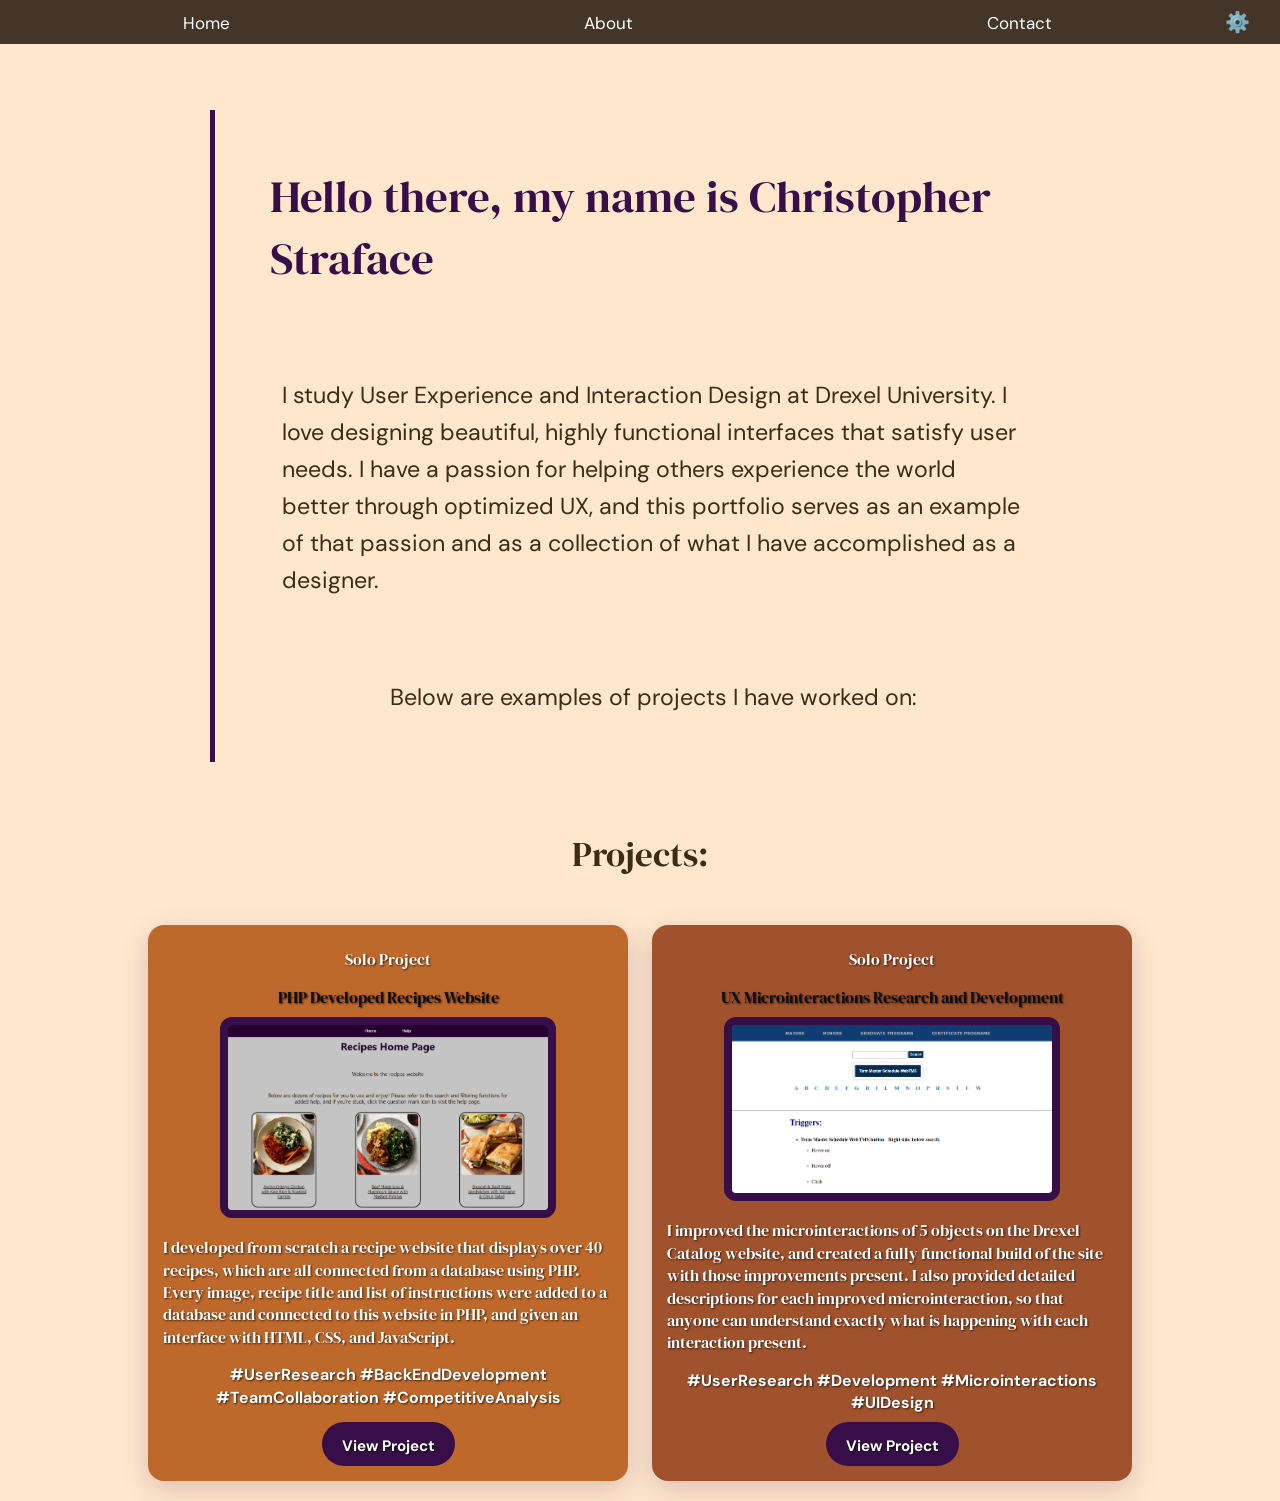
<file: FinalBuild/home.html>
<!DOCTYPE html>
<html lang="en">

<head>
    <meta charset="UTF-8">
    <meta name="viewport" content="width=device-width, initial-scale=1.0">
    <title>Home cs3878</title>
    <link rel="stylesheet" href="accessible.css">
    <script src="script.js" defer></script>
    <link rel="icon" href="media/Selfie.png" type="image/png">
    <link rel="stylesheet" href="https://cdnjs.cloudflare.com/ajax/libs/font-awesome/4.7.0/css/font-awesome.min.css">
</head>

<body>
    <!-- Skip link for keyboard users -->
    <a class="skip-link" href="#intro">Skip Navigation</a>

    <!-- Navigation Menu -->
    <nav class="topnavcontainer" aria-label="Main navigation">
        <ul class="topnav" id="mainNav" role="menubar" aria-label="Main navigation">
            <li role="none"><a href="home.html" role="menuitem">Home</a></li>
            <li role="none"><a href="about.html" role="menuitem">About</a></li>
            <li role="none"><a href="contact.html" role="menuitem">Contact</a></li>
        </ul>
        <div class="dropdown">
            <button class="dropdown-toggle" aria-label="Settings menu" aria-expanded="false">⚙️</button>
            <div class="dropdown-menu" aria-hidden="true">
                <div class="toggle-container">
                    <label class="switch" aria-label="Toggle dark mode">
                        <input type="checkbox" id="darkModeToggle" aria-label="Dark mode toggle">
                        <span class="slider" aria-hidden="true"></span>
                    </label>
                    <span class="toggle-label">Dark Mode Toggle</span>
                </div>
                <button id="dyslexiaToggle" class="dyslexia-button" aria-pressed="false">Dyslexia-Friendly Mode</button>
            </div>
        </div>
        <button class="nav-hamburger" id="navHamburger" aria-label="Open navigation menu" aria-expanded="false"
            aria-controls="mainNav">&#9776;</button>
    </nav>

    <!-- Portfolio Introduction -->
    <main id="test" role="main" aria-label="Main content">
        <section id="intro" class="imgAndText" role="region" aria-labelledby="headingtitle" tabindex="0">
            <h1 id="headingtitle">Hello there, my name is Christopher Straface</h1>
            <p class="intropHome">I study User Experience and Interaction Design at Drexel University. I love designing
                beautiful,
                highly functional interfaces that satisfy user needs. I have a passion for helping others experience the
                world better through optimized UX, and this portfolio serves as an example of that passion and as a
                collection of what I have accomplished as a
                designer.</p>

            <p id="projectSegue">Below are examples of projects I have worked on:</p>
        </section>

        <h2>Projects:</h2>
        <section id="projects" role="region" aria-labelledby="projects-heading">
            <h2 id="projects-heading" class="sr-only">Portfolio Projects</h2>
            <div class="workLinks">
                <div class="caseStudy1" tabindex="0" aria-label="Case study: PHP Developed Recipes Website">
                    <h3>Solo Project</h3>
                    <h3 id="caseStudyHeader">PHP Developed Recipes Website</h3>
                    <img src="media/recipeHero.png"
                        alt="recipe website homepage with a search bar and recipe cards displayed below"
                        class="caseStudyImg">
                    <h3 id="caseStudyDesc">I developed from scratch a recipe website that displays over 40 recipes,
                        which
                        are all connected from a database using PHP. Every image, recipe title and
                        list of instructions were added to a database and connected to this website
                        in PHP, and given an interface with HTML, CSS, and JavaScript.
                    </h3>
                    <h4>#UserResearch #BackEndDevelopment #TeamCollaboration #CompetitiveAnalysis</h4>
                    <a class="caseStudyBtn" href="https://digmstudents.westphal.drexel.edu/~cs3878/idm232/"
                        target="_blank" aria-label="View PHP Developed Recipes Website project">View Project</a>
                </div>
            </div>

            <div class="workLinks">
                <div class="caseStudy2" tabindex="0"
                    aria-label="Case study: UX Microinteractions Research and Development">
                    <h3>Solo Project</h3>
                    <h3 id="caseStudyHeader">UX Microinteractions Research and Development</h3>
                    <img src="media/microHero.png"
                        alt="UX microinteractions research and development project homepage with a screenshot of the remade interactions from Drexel Catalog website and a list of microinteractions improved"
                        class="caseStudyImg">
                    <h3 id="caseStudyDesc">I improved the microinteractions of 5 objects on the Drexel Catalog website,
                        and created a fully functional build of the site with those improvements present. I also
                        provided detailed descriptions for each improved microinteraction, so that anyone can understand
                        exactly what is happening with each interaction present.</h3>
                    <h4>#UserResearch #Development #Microinteractions #UIDesign</h4>
                    <a class="caseStudyBtn" href="https://cs3878-idm241-finalbuild.netlify.app/" target="_blank"
                        aria-label="View UX Microinteractions Research and Development project">View Project</a>
                </div>
            </div>
        </section>
    </main>
    <!-- Script that contains functions for toggling navigation menu, dark mode, and having dark mode stay toggled on/off while visiting different pages -->
    <script>
        function toggleDarkMode(isEnabled) {
            document.body.classList.toggle('dark-mode', isEnabled);
            localStorage.setItem('darkMode', isEnabled ? 'on' : 'off');
        }

        function applyDarkModePreference() {
            const stored = localStorage.getItem('darkMode');
            const systemPrefersDark = window.matchMedia('(prefers-color-scheme: dark)').matches;
            // Use stored preference if it exists, otherwise fall back to system preference
            const darkMode = stored !== null ? stored === 'on' : systemPrefersDark;
            // Write back to localStorage so the toggle can override it going forward
            if (stored === null) {
                localStorage.setItem('darkMode', darkMode ? 'on' : 'off');
            }
            document.body.classList.toggle('dark-mode', darkMode);
            document.getElementById('darkModeToggle').checked = darkMode;
        }

        function toggleDyslexiaMode(isEnabled) {
            document.body.classList.toggle('dyslexia-mode', isEnabled);
            localStorage.setItem('dyslexiaMode', isEnabled ? 'on' : 'off');
            const dyslexiaButton = document.getElementById('dyslexiaToggle');
            dyslexiaButton.setAttribute('aria-pressed', isEnabled ? 'true' : 'false');
        }

        function applyDyslexiaModePreference() {
            const dyslexiaMode = localStorage.getItem('dyslexiaMode') === 'on';
            document.body.classList.toggle('dyslexia-mode', dyslexiaMode);
            const dyslexiaButton = document.getElementById('dyslexiaToggle');
            if (dyslexiaButton) {
                dyslexiaButton.setAttribute('aria-pressed', dyslexiaMode ? 'true' : 'false');
                dyslexiaButton.classList.toggle('active', dyslexiaMode);
            }
        }

        document.addEventListener('DOMContentLoaded', function () {
            applyDarkModePreference();
            applyDyslexiaModePreference();
            const toggle = document.getElementById('darkModeToggle');
            if (toggle) {
                toggle.addEventListener('change', function (e) {
                    toggleDarkMode(e.target.checked);
                });
                toggle.addEventListener('keydown', function (e) {
                    if (e.key === 'Enter') {
                        e.preventDefault();
                        toggle.checked = !toggle.checked;
                        toggleDarkMode(toggle.checked);
                    }
                });
            }
            const dyslexiaToggle = document.getElementById('dyslexiaToggle');
            if (dyslexiaToggle) {
                dyslexiaToggle.addEventListener('click', function () {
                    const isEnabled = !document.body.classList.contains('dyslexia-mode');
                    toggleDyslexiaMode(isEnabled);
                    dyslexiaToggle.classList.toggle('active', isEnabled);
                });
            }
            const dropdownToggle = document.querySelector('.dropdown-toggle');
            const dropdownMenu = document.querySelector('.dropdown-menu');
            if (dropdownToggle && dropdownMenu) {
                dropdownToggle.addEventListener('click', function () {
                    const isOpen = dropdownMenu.classList.contains('open');
                    dropdownMenu.classList.toggle('open', !isOpen);
                    dropdownToggle.setAttribute('aria-expanded', !isOpen);
                    dropdownMenu.setAttribute('aria-hidden', isOpen);
                });
                // Close dropdown when clicking outside
                document.addEventListener('click', function (e) {
                    if (!dropdownToggle.contains(e.target) && !dropdownMenu.contains(e.target)) {
                        dropdownMenu.classList.remove('open');
                        dropdownToggle.setAttribute('aria-expanded', 'false');
                        dropdownMenu.setAttribute('aria-hidden', 'true');
                    }
                });
            }
            const hamburger = document.getElementById('navHamburger');
            const mainNav = document.getElementById('mainNav');
            if (hamburger && mainNav) {
                hamburger.addEventListener('click', function () {
                    const isOpen = mainNav.classList.contains('open');
                    mainNav.classList.toggle('open', !isOpen);
                    hamburger.setAttribute('aria-expanded', String(!isOpen));
                    hamburger.textContent = isOpen ? '\u2630' : '\u2715';
                    hamburger.setAttribute('aria-label', isOpen ? 'Open navigation menu' : 'Close navigation menu');
                });
            }
        });
    </script>
</body>

</html>
</file>
<file: accessible.css>
/* =========================
   Base
========================= */

body {
    font-size: 1.125rem;
    /* restored desktop size */
    background-color: #FFE7CD;
    color: #3C2B15;
    margin: 0;
    padding: 0;
    font-family: Arial, sans-serif;
    text-align: center;
    box-sizing: border-box;
}

/* =========================
   Typography
========================= */

h1 {
    color: #370E48;
    font-size: clamp(2.5em, 0.5rem + 2vw, 4rem);
    font-family: Verdana, Geneva, Tahoma, sans-serif;
    font-weight: bold;
    margin: 0.5em 0;
    padding: 0.5em;
}

h2 {
    font-size: clamp(2.1785rem, 0.5rem + 2vw, 3.5rem);
    font-family: Verdana, Geneva, Tahoma, sans-serif;
    font-weight: bold;
    margin: 0.5em 0;
    padding: 0.5em;
}

h3 {
    font-size: clamp(2rem, 0.5rem + 2vw, 3rem);
    font-family: Verdana, Geneva, Tahoma, sans-serif;
    font-weight: bold;
    margin: 0.5em 0;
    padding: 0.5em;
}

h4 {
    font-size: clamp(1.5rem, 0.5rem + 2vw, 2.5rem);
    font-family: Verdana, Geneva, Tahoma, sans-serif;
    font-weight: bold;
    margin: 0.5em 0;
    padding: 0.5em;
}

h5 {
    font-size: clamp(1.125rem, 0.5rem + 2vw, 1.5rem);
    font-family: Verdana, Geneva, Tahoma, sans-serif;
    font-weight: bold;
    margin: 0.5em 0;
    padding: 0.5em;
}

p {
    color: #3C2B15;
    font-family: Arial, sans-serif;
    font-size: clamp(1.25rem, 0.5rem + 2vw, 1.45rem);
    margin: 1em auto;
    padding: 1.5em;
    max-width: 70ch;
    text-align: left;
    line-height: 1.6em;
}

/* Center intro paragraph only */
#intro p {
    text-align: center;
}

/* =========================
   Links
========================= */

a {
    color: #0043BF;
    text-decoration: underline;
    font-family: Arial, sans-serif;
    padding: 5px;
}

/* =========================
   Images
========================= */

img {
    width: 450px;
    height: 450px;
}

.contactImg {
    width: 25px;
    height: 25px;
    margin-bottom: -5px;
}

/* =========================
   Layout Containers
========================= */

main,
section,
article,
address {
    text-align: center;
    margin: auto;
    padding: 10px;
    box-sizing: border-box;
    width: 100%;
}

/* Image + text sections */
.imgAndText {
    display: flex;
    flex-direction: row;
    justify-content: center;
    align-items: center;
    gap: 40px;
    margin-bottom: 50px;
}

.pText {
    text-align: left;
}

/* =========================
   Lists / Contact Info
========================= */

ul {
    display: flex;
    flex-direction: column;
    align-items: center;
    gap: 1.6em;
    padding: 0;
    list-style-position: inside;
}

li {
    display: block;
    text-align: left;
    font-family: Arial, sans-serif;
    font-size: clamp(1rem, 0.5rem + 2vw, 1.25rem);
}

/* Address element styling */
address {
    font-style: normal;
}

address ul {
    list-style: none;
}

/* =========================
   Navigation
========================= */

.topnavcontainer {
    width: 100vw;
    background-color: #433527;
    position: fixed;
    top: 0;
    left: 0;
}

.topnav {
    display: flex;
    flex-direction: row;
    justify-content: space-around;
    align-items: center;
    padding: 10px 0;
    background-color: #433527;
    width: 100%;
    box-sizing: border-box;
    list-style: none;
    margin: 0;
}

.topnav li {
    display: inline-block;
    text-align: center;
}

.topnav a {
    color: white;
    padding: 14px 20px;
    font-size: 17px;
    text-decoration: none;
}

/* =========================
   Forms
========================= */

form {
    max-width: 600px;
    margin: 2em auto;
    text-align: left;
    padding: 0 1em;
    box-sizing: border-box;
}

form .field {
    margin-bottom: 1.25em;
}

form label {
    display: block;
    margin-bottom: 0.3em;
    font-weight: bold;
}

form input[type="text"],
form input[type="email"],
form textarea {
    width: 100%;
    padding: 0.5em;
    font-size: 1rem;
    box-sizing: border-box;
}

form button[type="submit"] {
    padding: 0.75em 1.5em;
    font-size: 1rem;
    background-color: #433527;
    color: #fff;
    border: none;
    cursor: pointer;
}

form button[type="submit"]:hover,
form button[type="submit"]:focus {
    background-color: #1c1918f7;
    outline: peru solid 3px;
}

.error {
    color: #c00;
    font-size: 0.9rem;
    min-height: 1.2em;
}

.success {
    color: #1a7a1a;
    font-size: 0.9rem;
    min-height: 1.2em;
}

.error .fa,
.success .fa {
    margin-right: 0.25em;
}

.field-hint {
    display: block;
    font-size: 0.85rem;
    color: #5a4a38;
    margin-top: 0.2em;
    margin-bottom: 0.1em;
}

.field-optional {
    font-size: 0.85rem;
    font-weight: normal;
    color: #6b5744;
}

body.dark-mode .success {
    color: #7de87d;
}

body.dark-mode .field-hint {
    color: #d4b89a;
}

body.dark-mode .field-optional {
    color: #c4a882;
}

@media (max-width: 600px) {
    form {
        padding: 0 0.5em;
    }
}

/* =========================
   Dark Mode Toggle
========================= */

#darkModeToggle {
    margin-left: 30px;
}

.switch {
    position: relative;
    display: inline-block;
    width: 70px;
    height: 34px;
}

.switch input {
    opacity: 0;
}

.slider {
    position: absolute;
    inset: 0;
    transition: background-color 0.4s;
    cursor: pointer;
    background-color: #87AEDF;
    border-radius: 36px;
}

/* Thumb */
.slider::before {
    content: "";
    position: absolute;
    height: 26px;
    width: 26px;
    left: 4px;
    bottom: 4px;
    background-color: white;
    border-radius: 50%;
    transition: transform 0.4s;
    z-index: 1;
}

/* Sun icon — shown on right in light mode */
.slider::after {
    content: "☀";
    position: absolute;
    right: 7px;
    top: 50%;
    transform: translateY(-50%);
    font-size: 15px;
    line-height: 1;
    color: #f5c842;
    pointer-events: none;
}

input:checked+.slider {
    background-color: #2c2c3e;
}

input:checked+.slider::before {
    transform: translateX(36px);
}

/* Moon icon — shown on left in dark mode */
input:checked+.slider::after {
    content: "☾";
    right: auto;
    left: 7px;
    color: #c8d8ff;
    font-size: 14px;
}

/* =========================
   Dark Mode
========================= */

body.dark-mode {
    background-color: #692B07;
    color: #EDEDED;
}

body.dark-mode h1 {
    color: #fdeab2;
}

body.dark-mode h2,
body.dark-mode h5 {
    color: #f9f3b0;
}

body.dark-mode p {
    color: #ffffff;
}

body.dark-mode a {
    color: #ffffff;
}

@media (prefers-reduced-motion: reduce) {
    * {
        animation-duration: 0.01ms !important;
        transition-duration: 0.01ms !important;
    }
}

/* Skip link: visually hidden but visible on keyboard focus */
.skip-link {
    position: absolute;
    left: -999px;
    top: auto;
    width: 1px;
    height: 1px;
    overflow: hidden;
}

.skip-link:focus {
    left: 10px;
    top: 10px;
    width: auto;
    height: auto;
    padding: 8px 12px;
    background: #ffffff;
    color: #333333;
    text-decoration: none;
    border-radius: 4px;
    z-index: 10000;
}

/* =========================
   Dyslexia-Friendly Mode
========================= */

body.dyslexia-mode h1,
body.dyslexia-mode h2,
body.dyslexia-mode h5 {
    font-family: 'Arial', 'Helvetica', sans-serif;
    letter-spacing: 0.15em;
    word-spacing: 0.2em;
    line-height: 2;
}

body.dyslexia-mode p {
    font-family: 'OpenDyslexic-Regular', 'Arial', sans-serif;
    letter-spacing: 0.15em;
    word-spacing: 0.2em;
    line-height: 2;
}

body.dyslexia-mode ul {
    letter-spacing: 0.1em;
    word-spacing: 0.15em;
    line-height: 2;
}

body.dyslexia-mode li {
    font-family: 'Arial', 'Helvetica', sans-serif;
    letter-spacing: 0.1em;
    word-spacing: 0.15em;
    line-height: 2;
}

body.dyslexia-mode a {
    letter-spacing: 0.05em;
    word-spacing: 0.1em;
}

/* =========================
   Dyslexia Button
========================= */

.dyslexia-button-container {
    margin-top: 50px;
    display: flex;
    justify-content: center;
    align-items: flex-start;
    margin-bottom: 1em;
}

.dyslexia-button {
    padding: 10px 20px;
    font-size: 1rem;
    background-color: #370E48;
    color: #FFE7CD;
    border: 2px solid #370E48;
    border-radius: 4px;
    cursor: pointer;
    font-family: Arial, sans-serif;
    transition: all 0.3s ease;
    margin-right: 20px;
}

.dyslexia-button:focus {
    outline: 3px solid peru;
    outline-offset: 2px;
}

.dyslexia-button:hover {
    background-color: #550d6e;
    border-color: #550d6e;
}

.dyslexia-button.active {
    background-color: #FFE7CD;
    color: #370E48;
    border-color: #370E48;
}

.dyslexia-button.active:focus {
    outline: #3C2B15 solid 3px;
    outline-offset: 2px;
}

.dyslexia-button.active:hover {
    background-color: #ffe0b3;
}

body.dark-mode .dyslexia-button {
    background-color: #f9f3b0;
    color: #692B07;
    border-color: #f9f3b0;
}

body.dark-mode .dyslexia-button:focus {
    outline: 3px solid #04a0b8;
    outline-offset: 2px;
}

body.dark-mode .dyslexia-button:hover {
    background-color: #ffecb3;
}

body.dark-mode .dyslexia-button.active {
    background-color: #692B07;
    color: #f9f3b0;
    border-color: #f9f3b0;
}

body.dark-mode .dyslexia-button.active:focus {
    outline: 3px solid #04a0b8;
    outline-offset: 2px;
}

body.dark-mode .dyslexia-button.active:hover {
    background-color: #8b3a0e;
}
/* =========================
   Media Queries
========================= */

/* Mobile Devices: 320px - 480px */
@media (max-width: 480px) {
    body {
        font-size: 1rem;
        padding-top: 100px;
    }

    h1 {
        font-size: clamp(1.75rem, 0.5rem + 1.5vw, 2.5rem);
        margin: 0.5em 0.25em;
        padding: 0.25em;
    }

    h2 {
        font-size: clamp(1.5rem, 0.5rem + 1.5vw, 2.25rem);
        margin: 0.5em 0.25em;
        padding: 0.25em;
    }

    h3 {
        font-size: clamp(1.25rem, 0.5rem + 1.5vw, 1.75rem);
        margin: 0.5em 0.25em;
        padding: 0.25em;
    }

    h4 {
        font-size: clamp(1.1rem, 0.5rem + 1.5vw, 1.5rem);
        margin: 0.5em 0.25em;
        padding: 0.25em;
    }

    p {
        font-size: clamp(1rem, 0.5rem + 1.5vw, 1.1rem);
        padding: 1em;
        margin: 0.75em auto;
    }

    img {
        width: 100%;
        max-width: 250px;
        height: auto;
    }

    /* Stack image and text vertically on mobile */
    .imgAndText {
        flex-direction: column;
        gap: 20px;
        margin-bottom: 30px;
    }

    /* Navigation adjustments for mobile */
    .topnav {
        flex-direction: column;
        padding: 10px;
    }

    .topnav li {
        margin: 5px 0;
    }

    .topnav a {
        padding: 10px 15px;
        font-size: 14px;
    }

    .switch {
        width: 60px;
        height: 30px;
    }

    .slider::before {
        height: 22px;
        width: 22px;
        left: 4px;
        bottom: 4px;
    }

    input:checked+.slider::before {
        transform: translateX(30px);
    }

    #darkModeToggle {
        margin-left: 0;
        margin-top: 10px;
    }

    /* Contact list adjustments */
    address ul {
        gap: 1em;
    }

    li {
        font-size: clamp(1rem, 0.5rem + 1.5vw, 1.1rem);
    }

    /* Dyslexia button adjustments */
    .dyslexia-button-container {
        margin-top: 70px;
        margin-bottom: 0.75em;
    }

    .dyslexia-button {
        padding: 8px 15px;
        font-size: 0.9rem;
        margin-right: 10px;
    }
}

/* Tablets and medium devices: 481px - 768px */
@media (min-width: 481px) and (max-width: 768px) {
    body {
        font-size: 1.05rem;
        padding-top: 80px;
    }

    h1 {
        font-size: clamp(2rem, 0.5rem + 2vw, 3rem);
        margin: 0.5em 0;
        padding: 0.4em;
    }

    h2 {
        font-size: clamp(1.75rem, 0.5rem + 2vw, 2.75rem);
        margin: 0.5em 0;
        padding: 0.4em;
    }

    p {
        font-size: clamp(1.1rem, 0.5rem + 2vw, 1.3rem);
        padding: 1.25em;
        margin: 0.9em auto;
    }

    img {
        width: 100%;
        max-width: 350px;
        height: auto;
    }

    /* Stack image and text on smaller tablets */
    .imgAndText {
        flex-direction: column;
        gap: 30px;
        margin-bottom: 40px;
    }

    /* Navigation adjustments for tablets */
    .topnav {
        flex-direction: row;
        padding: 10px;
    }

    .topnav a {
        padding: 12px 18px;
        font-size: 15px;
    }

    li {
        font-size: clamp(1rem, 0.5rem + 2vw, 1.15rem);
    }

    /* Dyslexia button adjustments */
    .dyslexia-button-container {
        margin-top: 60px;
    }

    .dyslexia-button {
        padding: 9px 18px;
        font-size: 0.95rem;
        margin-right: 15px;
    }
}

/* Large tablets and smaller desktops: 769px - 1024px */
@media (min-width: 769px) and (max-width: 1024px) {
    body {
        font-size: 1.1rem;
        padding-top: 70px;
    }

    img {
        width: 350px;
        height: 350px;
    }

    .imgAndText {
        flex-direction: row;
        gap: 30px;
        margin-bottom: 45px;
    }

    /* Navigation adjustments */
    .topnav a {
        padding: 14px 20px;
        font-size: 16px;
    }

    .dyslexia-button-container {
        margin-top: 55px;
    }

    .dyslexia-button {
        padding: 10px 20px;
        font-size: 1rem;
        margin-right: 18px;
    }
}

/* Large desktops: 1025px and above */
@media (min-width: 1025px) {
    body {
        padding-top: 60px;
    }

    .imgAndText {
        flex-direction: row;
        gap: 40px;
        margin-bottom: 50px;
    }

    img {
        width: 450px;
        height: 450px;
    }

    /* Navigation at full size */
    .topnav a {
        padding: 14px 20px;
        font-size: 17px;
    }
}
</file>
<file: CaseStudy380/accessible.css>
/* =========================
   Base
========================= */

body {
    font-size: 1.125rem;
    /* restored desktop size */
    background-color: #FFE7CD;
    color: #3C2B15;
    margin: 0;
    padding: 0;
    font-family: Arial, sans-serif;
    text-align: center;
    box-sizing: border-box;
}

/* =========================
   Typography
========================= */

h1 {
    color: #370E48;
    font-size: clamp(2.5em, 0.5rem + 2vw, 4rem);
    font-family: Verdana, Geneva, Tahoma, sans-serif;
    font-weight: bold;
    margin: 0.5em 0;
    padding: 0.5em;
}

h2 {
    font-size: clamp(2.1785rem, 0.5rem + 2vw, 3.5rem);
    font-family: Verdana, Geneva, Tahoma, sans-serif;
    font-weight: bold;
    margin: 0.5em 0;
    padding: 0.5em;
}

h3 {
    font-size: clamp(2rem, 0.5rem + 2vw, 3rem);
    font-family: Verdana, Geneva, Tahoma, sans-serif;
    font-weight: bold;
    margin: 0.5em 0;
    padding: 0.5em;
}

h4 {
    font-size: clamp(1.5rem, 0.5rem + 2vw, 2.5rem);
    font-family: Verdana, Geneva, Tahoma, sans-serif;
    font-weight: bold;
    margin: 0.5em 0;
    padding: 0.5em;
}

h5 {
    font-size: clamp(1.125rem, 0.5rem + 2vw, 1.5rem);
    font-family: Verdana, Geneva, Tahoma, sans-serif;
    font-weight: bold;
    margin: 0.5em 0;
    padding: 0.5em;
}

p {
    color: #3C2B15;
    font-family: Arial, sans-serif;
    font-size: clamp(1.25rem, 0.5rem + 2vw, 1.45rem);
    margin: 1em auto;
    padding: 1.5em;
    max-width: 70ch;
    text-align: left;
    line-height: 1.6em;
}

/* Center intro paragraph only */
#intro p {
    text-align: center;
}

/* =========================
   Links
========================= */

a {
    color: #0043BF;
    text-decoration: underline;
    font-family: Arial, sans-serif;
    padding: 5px;
}

/* =========================
   Images
========================= */

img {
    width: 450px;
    height: 450px;
}

.contactImg {
    width: 25px;
    height: 25px;
    margin-bottom: -5px;
}

.case-img {
    width: 1050px;
    height: 600px;
    border: solid #370E48 2px;
}

/* =========================
   Layout Containers
========================= */

main,
section,
article,
address {
    text-align: center;
    margin: auto;
    padding: 10px;
    box-sizing: border-box;
    width: 100%;
}

/* Image + text sections */
.imgAndText {
    display: flex;
    flex-direction: row;
    justify-content: center;
    align-items: center;
    gap: 40px;
    margin-bottom: 50px;
}

.pText {
    text-align: left;
}

/* Mobile navigation */
@media (max-width: 768px) {
    .topnavcontainer {
        padding: 0 10px;
    }
    .topnav a {
        padding: 10px 8px;
        font-size: 14px;
    }
    .dropdown-toggle {
        font-size: 18px;
        padding: 8px;
    }
    .topnav {
        display: none;
        flex-direction: column;
        position: absolute;
        top: 100%;
        left: 0;
        width: 100%;
        background-color: #433527;
        z-index: 999;
    }
    .topnav.open {
        display: flex;
    }
    .nav-hamburger {
        display: block;
        background: none;
        border: none;
        color: white;
        font-size: 20px;
        cursor: pointer;
        padding: 10px;
    }
}

ul {
    display: flex;
    flex-direction: column;
    align-items: center;
    gap: 1.6em;
    padding: 0;
    list-style-position: inside;
}

li {
    display: block;
    text-align: left;
    font-family: Arial, sans-serif;
    font-size: clamp(1rem, 0.5rem + 2vw, 1.25rem);
}

/* Address element styling */
address {
    font-style: normal;
}

address ul {
    list-style: none;
}

/* =========================
   Navigation
========================= */

.topnavcontainer {
    width: 100vw;
    background-color: #433527;
    position: fixed;
    top: 0;
    left: 0;
    z-index: 1000;
    display: flex;
    justify-content: space-between;
    align-items: center;
    padding: 0 20px;
    box-sizing: border-box;
}

.topnav {
    display: flex;
    flex-direction: row;
    justify-content: space-around;
    align-items: center;
    background-color: #433527;
    list-style: none;
    margin: 0;
    padding: 0;
    flex: 1;
}

.topnav li {
    display: inline-block;
    text-align: center;
}

.topnav a {
    color: white;
    padding: 14px 20px;
    font-size: 17px;
    text-decoration: none;
}

/* Hamburger menu button — hidden on desktop, shown on mobile */
.nav-hamburger {
    display: none;
    background: none;
    border: 2px solid rgba(255,255,255,0.6);
    border-radius: 4px;
    color: white;
    font-size: 20px;
    cursor: pointer;
    padding: 6px 10px;
    line-height: 1;
    margin-left: auto;
}

.nav-hamburger:focus {
    outline: 3px solid peru;
    outline-offset: 2px;
}

/* Toolbar wrapper — groups hamburger + settings gear on mobile */
.nav-toolbar {
    display: flex;
    align-items: center;
    gap: 8px;
    margin-left: auto;
}

/* Dropdown menu */
.dropdown {
    position: relative;
}

.dropdown-toggle {
    background: none;
    border: none;
    color: white;
    font-size: 20px;
    cursor: pointer;
    padding: 10px;
}

.dropdown-menu {
    position: absolute;
    top: 100%;
    right: 0;
    background-color: #433527;
    border: 1px solid #555;
    border-radius: 4px;
    padding: 10px;
    display: none;
    flex-direction: column;
    gap: 10px;
    z-index: 1001;
}

.dropdown-menu.open {
    display: flex;
}

.dropdown-menu .switch {
    margin: 0;
}

.dropdown-menu .dyslexia-button {
    margin: 0;
    padding: 8px 12px;
    font-size: 14px;
}

/* =========================
   Forms
========================= */

form {
    max-width: 600px;
    margin: 2em auto;
    text-align: left;
    padding: 0 1em;
    box-sizing: border-box;
}

form .field {
    margin-bottom: 1.25em;
}

form label {
    display: block;
    margin-bottom: 0.3em;
    font-weight: bold;
}

form input[type="text"],
form input[type="email"],
form textarea,
form select {
    width: 100%;
    padding: 0.5em;
    font-size: 1rem;
    box-sizing: border-box;
}

form button[type="submit"] {
    padding: 0.75em 1.5em;
    font-size: 1rem;
    background-color: #433527;
    color: #fff;
    border: none;
    cursor: pointer;
}

form button[type="submit"]:hover,
form button[type="submit"]:focus {
    background-color: #1c1918f7;
    outline: peru solid 3px;
}

/* Date select fieldset */
.date-fieldset {
    border: none;
    margin: 0;
    padding: 0;
}

.date-fieldset legend {
    font-weight: bold;
    margin-bottom: 0.3em;
    padding: 0;
}

.date-selects {
    display: flex;
    flex-direction: row;
    gap: 1em;
}

.date-select-group {
    display: flex;
    flex-direction: column;
    flex: 1;
}

.date-select-group label {
    font-size: 0.85rem;
    font-weight: normal;
    margin-bottom: 0.2em;
}

.date-select-group select {
    width: 100%;
}

@media (max-width: 480px) {
    .date-selects {
        flex-direction: column;
        gap: 0.5em;
    }
}

.error {
    color: #c00;
    font-size: 0.9rem;
    min-height: 1.2em;
}

.success {
    color: #1a7a1a;
    font-size: 0.9rem;
    min-height: 1.2em;
}

.error .fa,
.success .fa {
    margin-right: 0.25em;
}

.field-hint {
    display: block;
    font-size: 0.85rem;
    color: #5a4a38;
    margin-top: 0.2em;
    margin-bottom: 0.1em;
}

.field-optional {
    font-size: 0.85rem;
    font-weight: normal;
    color: #6b5744;
}

body.dark-mode .success {
    color: #7de87d;
}

body.dark-mode .field-hint {
    color: #d4b89a;
}

body.dark-mode .field-optional {
    color: #c4a882;
}

@media (prefers-color-scheme: dark) {
    .success {
        color: #7de87d;
    }
    .field-hint {
        color: #d4b89a;
    }
    .field-optional {
        color: #c4a882;
    }
}

@media (max-width: 600px) {
    form {
        padding: 0 0.5em;
    }
}

/* =========================
   Dark Mode Toggle
========================= */

#darkModeToggle {
    margin-left: 30px;
}

.switch {
    position: relative;
    display: inline-block;
    width: 70px;
    height: 34px;
}

.switch input {
    opacity: 0;
}

.slider {
    position: absolute;
    inset: 0;
    transition: all 0.4s;
    cursor: pointer;
    background-color: #ccc;
    border-radius: 36px;
}

.slider::before {
    content: "";
    position: absolute;
    height: 26px;
    width: 26px;
    left: 4px;
    bottom: 4px;
    background-color: white;
    border-radius: 50%;
    transition: transform 0.4s;
}

input:checked+.slider {
    background-color: #444;
}

input:checked+.slider::before {
    transform: translateX(36px);
}

/* =========================
   Dark Mode Toggle
========================= */

#darkModeToggle {
    margin-left: 30px;
}

.switch {
    position: relative;
    display: inline-block;
    width: 70px;
    height: 34px;
}

.switch input {
    opacity: 0;
}

.slider {
    position: absolute;
    inset: 0;
    transition: background-color 0.4s;
    cursor: pointer;
    background-color: #87AEDF;
    border-radius: 36px;
}

/* Thumb */
.slider::before {
    content: "";
    position: absolute;
    height: 26px;
    width: 26px;
    left: 4px;
    bottom: 4px;
    background-color: white;
    border-radius: 50%;
    transition: transform 0.4s;
    z-index: 1;
}

/* Sun icon — shown on right in light mode */
.slider::after {
    content: "☀";
    position: absolute;
    right: 7px;
    top: 50%;
    transform: translateY(-50%);
    font-size: 15px;
    line-height: 1;
    color: #f5c842;
    pointer-events: none;
}

input:checked+.slider {
    background-color: #2c2c3e;
}

input:checked+.slider::before {
    transform: translateX(36px);
}

/* Moon icon — shown on left in dark mode */
input:checked+.slider::after {
    content: "☾";
    right: auto;
    left: 7px;
    color: #c8d8ff;
    font-size: 14px;
}

/* =========================
   Dark Mode
========================= */

body.dark-mode {
    background-color: #692B07;
    color: #EDEDED;
}

body.dark-mode h1 {
    color: #fdeab2;
}

body.dark-mode h2,
body.dark-mode h5 {
    color: #f9f3b0;
}

body.dark-mode p {
    color: #ffffff;
}

body.dark-mode a {
    color: #ffffff;
}

@media (prefers-reduced-motion: reduce) {
    * {
        animation-duration: 0.01ms !important;
        transition-duration: 0.01ms !important;
    }
}

@media (prefers-color-scheme: dark) {
    body {
        background-color: #692B07;
        color: #EDEDED;
    }

    body h1 {
        color: #fdeab2;
    }

    body h2,
    body h5 {
        color: #f9f3b0;
    }

    body p {
        color: #ffffff;
    }

    body a {
        color: #ffffff;
    }
}

/* Skip link: visually hidden but visible on keyboard focus */
.skip-link {
    position: absolute;
    left: -999px;
    top: auto;
    width: 1px;
    height: 1px;
    overflow: hidden;
}

.skip-link:focus {
    left: 10px;
    top: 10px;
    width: auto;
    height: auto;
    padding: 8px 12px;
    background: #ffffff;
    color: #333333;
    text-decoration: none;
    border-radius: 4px;
    z-index: 10000;
}

/* Screen reader only text */
.sr-only {
    position: absolute;
    width: 1px;
    height: 1px;
    padding: 0;
    margin: -1px;
    overflow: hidden;
    clip: rect(0, 0, 0, 0);
    white-space: nowrap;
    border: 0;
}

/* =========================
   Dyslexia-Friendly Mode
========================= */

body.dyslexia-mode h1,
body.dyslexia-mode h2,
body.dyslexia-mode h5 {
    font-family: 'Arial', 'Helvetica', sans-serif;
    letter-spacing: 0.15em;
    word-spacing: 0.2em;
    line-height: 2;
}

body.dyslexia-mode p {
    font-family: 'OpenDyslexic-Regular', 'Arial', sans-serif;
    letter-spacing: 0.15em;
    word-spacing: 0.2em;
    line-height: 2;
}

body.dyslexia-mode ul {
    letter-spacing: 0.1em;
    word-spacing: 0.15em;
    line-height: 2;
}

body.dyslexia-mode li {
    font-family: 'Arial', 'Helvetica', sans-serif;
    letter-spacing: 0.1em;
    word-spacing: 0.15em;
    line-height: 2;
}

body.dyslexia-mode a {
    letter-spacing: 0.05em;
    word-spacing: 0.1em;
}

/* =========================
   Dyslexia Button
========================= */

.dyslexia-button-container {
    margin-top: 50px;
    display: flex;
    justify-content: center;
    align-items: flex-start;
    margin-bottom: 1em;
}

.dyslexia-button {
    padding: 10px 20px;
    font-size: 1rem;
    background-color: #370E48;
    color: #FFE7CD;
    border: 2px solid #370E48;
    border-radius: 4px;
    cursor: pointer;
    font-family: Arial, sans-serif;
    transition: all 0.3s ease;
    margin-right: 20px;
}

.dyslexia-button:focus {
    outline: 3px solid peru;
    outline-offset: 2px;
}

.dyslexia-button:hover {
    background-color: #550d6e;
    border-color: #550d6e;
}

.dyslexia-button.active {
    background-color: #FFE7CD;
    color: #370E48;
    border-color: #370E48;
}

.dyslexia-button.active:focus {
    outline: #3C2B15 solid 3px;
    outline-offset: 2px;
}

.dyslexia-button.active:hover {
    background-color: #ffe0b3;
}

body.dark-mode .dyslexia-button {
    background-color: #f9f3b0;
    color: #692B07;
    border-color: #f9f3b0;
}

body.dark-mode .dyslexia-button:focus {
    outline: 3px solid #04a0b8;
    outline-offset: 2px;
}

body.dark-mode .dyslexia-button:hover {
    background-color: #ffecb3;
}

body.dark-mode .dyslexia-button.active {
    background-color: #692B07;
    color: #f9f3b0;
    border-color: #f9f3b0;
}

body.dark-mode .dyslexia-button.active:focus {
    outline: 3px solid #04a0b8;
    outline-offset: 2px;
}

body.dark-mode .dyslexia-button.active:hover {
    background-color: #8b3a0e;
}
/* =========================
   Media Queries
========================= */

/* Mobile Devices: 320px - 480px */
@media (max-width: 480px) {
    body {
        font-size: 1rem;
        padding-top: 100px;
    }

    h1 {
        font-size: clamp(1.75rem, 0.5rem + 1.5vw, 2.5rem);
        margin: 0.5em 0.25em;
        padding: 0.25em;
    }

    h2 {
        font-size: clamp(1.5rem, 0.5rem + 1.5vw, 2.25rem);
        margin: 0.5em 0.25em;
        padding: 0.25em;
    }

    h3 {
        font-size: clamp(1.25rem, 0.5rem + 1.5vw, 1.75rem);
        margin: 0.5em 0.25em;
        padding: 0.25em;
    }

    h4 {
        font-size: clamp(1.1rem, 0.5rem + 1.5vw, 1.5rem);
        margin: 0.5em 0.25em;
        padding: 0.25em;
    }

    p {
        font-size: clamp(1rem, 0.5rem + 1.5vw, 1.1rem);
        padding: 1em;
        margin: 0.75em auto;
    }

    img {
        width: 100%;
        max-width: 250px;
        height: auto;
    }

    /* Stack image and text vertically on mobile */
    .imgAndText {
        flex-direction: column;
        gap: 20px;
        margin-bottom: 30px;
    }

    /* Navigation adjustments for mobile — nav links hidden, hamburger shown */
    .topnav {
        display: none;
        flex-direction: column;
        width: 100%;
        background-color: #433527;
        padding: 0;
    }

    .topnav.open {
        display: flex;
    }

    .topnav li {
        width: 100%;
        margin: 0;
        border-top: 1px solid rgba(255,255,255,0.1);
    }

    .topnav a {
        display: block;
        width: 100%;
        padding: 12px 16px;
        font-size: 15px;
        box-sizing: border-box;
    }

    /* Show the hamburger toggle button on mobile */
    .nav-hamburger {
        display: flex;
    }

    /* Hide the inline dark mode toggle in the nav on mobile
       (it lives in the settings dropdown instead) */
    .topnav .switch {
        display: none;
    }

    /* Reflow the topnavcontainer to stack nav below the toolbar row */
    .topnavcontainer {
        flex-wrap: wrap;
    }

    .nav-toolbar {
        display: flex;
        align-items: center;
        gap: 8px;
    }

    .switch {
        width: 60px;
        height: 30px;
    }

    .slider::before {
        height: 22px;
        width: 22px;
        left: 4px;
        bottom: 4px;
    }

    input:checked+.slider::before {
        transform: translateX(30px);
    }

    #darkModeToggle {
        margin-left: 0;
        margin-top: 10px;
    }

    /* Contact list adjustments */
    address ul {
        gap: 1em;
    }

    li {
        font-size: clamp(1rem, 0.5rem + 1.5vw, 1.1rem);
    }

    /* Dyslexia button adjustments */
    .dyslexia-button-container {
        margin-top: 70px;
        margin-bottom: 0.75em;
    }

    .dyslexia-button {
        padding: 8px 15px;
        font-size: 0.9rem;
        margin-right: 10px;
    }
}

/* Tablets and medium devices: 481px - 768px */
@media (min-width: 481px) and (max-width: 768px) {
    body {
        font-size: 1.05rem;
        padding-top: 80px;
    }

    h1 {
        font-size: clamp(2rem, 0.5rem + 2vw, 3rem);
        margin: 0.5em 0;
        padding: 0.4em;
    }

    h2 {
        font-size: clamp(1.75rem, 0.5rem + 2vw, 2.75rem);
        margin: 0.5em 0;
        padding: 0.4em;
    }

    p {
        font-size: clamp(1.1rem, 0.5rem + 2vw, 1.3rem);
        padding: 1.25em;
        margin: 0.9em auto;
    }

    img {
        width: 100%;
        max-width: 350px;
        height: auto;
    }

    /* Stack image and text on smaller tablets */
    .imgAndText {
        flex-direction: column;
        gap: 30px;
        margin-bottom: 40px;
    }

    /* Navigation adjustments for tablets — stay horizontal */
    .topnav {
        display: flex;
        flex-direction: row;
        padding: 10px;
    }

    .nav-hamburger {
        display: none;
    }

    .topnav a {
        padding: 12px 18px;
        font-size: 15px;
    }

    li {
        font-size: clamp(1rem, 0.5rem + 2vw, 1.15rem);
    }

    /* Dyslexia button adjustments */
    .dyslexia-button-container {
        margin-top: 60px;
    }

    .dyslexia-button {
        padding: 9px 18px;
        font-size: 0.95rem;
        margin-right: 15px;
    }
}

/* Large tablets and smaller desktops: 769px - 1024px */
@media (min-width: 769px) and (max-width: 1024px) {
    body {
        font-size: 1.1rem;
        padding-top: 70px;
    }

    img {
        width: 350px;
        height: 350px;
    }

    .imgAndText {
        flex-direction: row;
        gap: 30px;
        margin-bottom: 45px;
    }

    /* Navigation adjustments */
    .topnav a {
        padding: 14px 20px;
        font-size: 16px;
    }

    .dyslexia-button-container {
        margin-top: 55px;
    }

    .dyslexia-button {
        padding: 10px 20px;
        font-size: 1rem;
        margin-right: 18px;
    }
}

/* Large desktops: 1025px and above */
@media (min-width: 1025px) {
    body {
        padding-top: 60px;
    }

    .imgAndText {
        flex-direction: row;
        gap: 40px;
        margin-bottom: 50px;
    }

    img {
        width: 450px;
        height: 450px;
    }

    /* Navigation at full size */
    .topnav a {
        padding: 14px 20px;
        font-size: 17px;
    }
}

/* Screen reader only text */
.sr-only {
    position: absolute;
    width: 1px;
    height: 1px;
    padding: 0;
    margin: -1px;
    overflow: hidden;
    clip: rect(0, 0, 0, 0);
    white-space: nowrap;
    border: 0;
}

/* Intro section vertical layout */
#intro.imgAndText {
    flex-direction: column;
}

/* Case study styles */
.caseStudy1, .caseStudy2, .caseStudy3, .caseStudy4, .caseStudy5, .caseStudy6, .caseStudy7 {
    padding: 20px;
    border-radius: 8px;
    color: white;
    text-shadow: 2px 2px 4px rgba(0,0,0,0.7);
    margin-bottom: 20px;
    position: relative;
}

.caseStudy1::before, .caseStudy2::before, .caseStudy3::before, .caseStudy4::before, .caseStudy5::before, .caseStudy6::before, .caseStudy7::before {
    content: '';
    position: absolute;
    top: 0;
    left: 0;
    right: 0;
    bottom: 0;
    background-size: cover;
    background-position: center;
    background-repeat: no-repeat;
    opacity: 0.3;
    z-index: -1;
    border-radius: 8px;
}

.caseStudy1 h1, .caseStudy1 h3, .caseStudy1 h4,
.caseStudy2 h1, .caseStudy2 h3, .caseStudy2 h4,
.caseStudy3 h1, .caseStudy3 h3, .caseStudy3 h4,
.caseStudy4 h1, .caseStudy4 h3, .caseStudy4 h4,
.caseStudy5 h1, .caseStudy5 h3, .caseStudy5 h4,
.caseStudy6 h1, .caseStudy6 h3, .caseStudy6 h4,
.caseStudy7 h1, .caseStudy7 h3, .caseStudy7 h4 {
    font-size: 1.5rem;
    margin: 0.5em 0;
    position: relative;
    z-index: 1;
}

.caseStudy1::before {
    background-image: url('media/YouTube.png');
}

.caseStudy2::before {
    background-image: url('media/frctzn.png');
}

.caseStudy3::before {
    background-image: url('media/WebsiteLogo.png');
}

.caseStudy4::before {
    background-image: url('media/Sobobatage.png');
}

.caseStudy5::before {
    background-image: url('media/moon.png');
}

.caseStudy6::before {
    background-image: url('media/MommyTellys.jpg');
}

.caseStudy7::before {
    background-image: url('media/Instagram2.jpg');
}

/* Video sizing */
.caseStudy4 video {
    max-width: 300px;
    width: 100%;
    height: auto;
}
</file>
<file: FinalBuild/accessible.css>
/* =========================
   Google Fonts
========================= */

@import url('https://fonts.googleapis.com/css2?family=DM+Serif+Display&family=DM+Sans:wght@400;500;700&display=swap');

/* =========================
   Base
========================= */

body {
    font-size: 1.125rem;
    /* restored desktop size */
    background-color: #FFE7CD;
    color: #3C2B15;
    margin: 0;
    padding: 0;
    font-family: 'DM Sans', Arial, sans-serif;
    text-align: center;
    box-sizing: border-box;
}

/* =========================
   Typography
========================= */

h1 {
    color: #370E48;
    font-size: clamp(2.5em, 0.5rem + 2vw, 4rem);
    font-family: 'DM Serif Display', Verdana, serif;
    font-weight: normal;
    margin: 0.5em 0;
    padding: 0.5em;
}

h2 {
    font-size: clamp(2.1785rem, 0.5rem + 2vw, 3.5rem);
    font-family: 'DM Serif Display', Verdana, serif;
    font-weight: normal;
    margin: 0.5em 0;
    padding: 0.5em;
}

h3 {
    font-size: clamp(2rem, 0.5rem + 2vw, 3rem);
    font-family: 'DM Serif Display', Verdana, serif;
    font-weight: normal;
    margin: 0.5em 0;
    padding: 0.5em;
}

h4 {
    font-size: clamp(1.5rem, 0.5rem + 2vw, 2.5rem);
    font-family: 'DM Sans', Arial, sans-serif;
    font-weight: 700;
    margin: 0.5em 0;
    padding: 0.5em;
}

h5 {
    font-size: clamp(1.125rem, 0.5rem + 2vw, 1.5rem);
    font-family: 'DM Sans', Arial, sans-serif;
    font-weight: 700;
    margin: 0.5em 0;
    padding: 0.5em;
}

p {
    color: #3C2B15;
    font-family: 'DM Sans', Arial, sans-serif;
    font-size: clamp(1.25rem, 0.5rem + 2vw, 1.45rem);
    margin: 1em auto;
    padding: 1.5em;
    max-width: 70ch;
    text-align: left;
    line-height: 1.6em;
}

/* Intro paragraph and project segue */
#intro p{
    text-align: center;
    margin-bottom: 0.1rem;
    margin-top: -2rem;
}

#intro p.intropHome {
    text-align: left;
}

#projectSegue {
    text-align: left;
}

/* =========================
   Links
========================= */

a {
    color: #0043BF;
    text-decoration: underline;
    font-family: 'DM Sans', Arial, sans-serif;
    padding: 5px;
}

/* =========================
   Images
========================= */

img {
    width: 450px;
    height: 450px;
}

.contactImg {
    width: 25px;
    height: 25px;
    margin-bottom: -5px;
}

.caseStudyImg {
    width: 80%;
    max-width: 320px;
    height: auto;
    border-radius: 12px;
    margin-bottom: 10px;
    margin-left: auto;
    margin-right: auto;
    display: block;
    border: 0.5rem solid #370E48;
}

.aboutImg {
    width: 450px;
    height: 450px;
    border: 0.4rem solid #370E48;
    border-radius: 12px;
    object-fit: cover;
}
/* =========================
   Layout Containers
========================= */

main,
section,
article,
address {
    text-align: center;
    margin: 20px auto 0;
    padding: 10px;
    box-sizing: border-box;
    width: 100%;
}

/* Image + text sections */
.imgAndText {
    display: flex;
    flex-direction: row;
    justify-content: center;
    align-items: center;
    gap: 40px;
    margin-bottom: 50px;
}

.pText {
    text-align: left;
}

/* Mobile navigation */
@media (max-width: 768px) {
    .topnavcontainer {
        padding: 0 10px;
    }
    .topnav a {
        padding: 10px 8px;
        font-size: 14px;
    }
    .dropdown-toggle {
        font-size: 18px;
        padding: 8px;
    }
    .topnav {
        display: flex;
        flex-direction: column;
        position: absolute;
        top: 100%;
        left: 0;
        width: 100%;
        background-color: #433527;
        z-index: 999;
        max-height: 0;
        overflow: hidden;
        transition: max-height 0.5s ease;
    }
    .topnav.open {
        max-height: 300px;
    }
    .nav-hamburger {
        display: block;
        background: none;
        border: none;
        color: white;
        font-size: 20px;
        cursor: pointer;
        padding: 10px;
    }
}

ul {
    display: flex;
    flex-direction: column;
    align-items: center;
    gap: 1.6em;
    padding: 0;
    list-style-position: inside;
}

li {
    display: block;
    text-align: left;
    font-family: Arial, sans-serif;
    font-size: clamp(1rem, 0.5rem + 2vw, 1.25rem);
}

/* Address element styling */
address {
    font-style: normal;
}

address ul {
    list-style: none;
}

/* =========================
   Navigation
========================= */

.topnavcontainer {
    width: 100vw;
    background-color: #433527;
    position: fixed;
    top: 0;
    left: 0;
    z-index: 1000;
    display: flex;
    justify-content: space-between;
    align-items: center;
    padding: 0 20px;
    box-sizing: border-box;
}

.topnav {
    display: flex;
    flex-direction: row;
    justify-content: space-around;
    align-items: center;
    background-color: #433527;
    list-style: none;
    margin: 0;
    padding: 0;
    flex: 1;
}

.topnav li {
    display: inline-block;
    text-align: center;
}

.topnav a {
    color: white;
    padding: 14px 20px;
    font-size: 17px;
    text-decoration: none;
    position: relative;
}

/* Animated underline on nav links */
.topnav a::after {
    content: '';
    position: absolute;
    bottom: 6px;
    left: 20px;
    right: 20px;
    height: 2px;
    background-color: #FFE7CD;
    transform: scaleX(0);
    transform-origin: center;
    transition: transform 0.25s ease;
    border-radius: 2px;
}

.topnav a:hover::after,
.topnav a:focus::after {
    transform: scaleX(1);
}

/* Hamburger menu button — hidden on desktop, shown on mobile */
.nav-hamburger {
    display: none;
    background: none;
    border: 2px solid rgba(255,255,255,0.6);
    border-radius: 4px;
    color: white;
    font-size: 20px;
    cursor: pointer;
    padding: 6px 10px;
    line-height: 1;
    margin-left: auto;
}

.nav-hamburger:focus {
    outline: 3px solid peru;
    outline-offset: 2px;
}

/* Toolbar wrapper — groups hamburger + settings gear on mobile */
.nav-toolbar {
    display: flex;
    align-items: center;
    gap: 8px;
    margin-left: auto;
}

/* Dropdown menu */
.dropdown {
    position: relative;
}

.dropdown-toggle {
    background: none;
    border: none;
    color: white;
    font-size: 20px;
    cursor: pointer;
    padding: 10px;
}

.dropdown-menu {
    position: absolute;
    top: 100%;
    right: 0;
    background-color: #433527;
    border: 1px solid #555;
    border-radius: 4px;
    padding: 10px 16px;
    min-width: 220px;
    display: flex;
    flex-direction: column;
    gap: 12px;
    z-index: 1001;
    /* Transition animation */
    opacity: 0;
    transform: translateY(-8px) scaleY(0.95);
    transform-origin: top right;
    pointer-events: none;
    transition: opacity 0.2s ease, transform 0.2s ease;
}

.dropdown-menu.open {
    opacity: 1;
    transform: translateY(0) scaleY(1);
    pointer-events: auto;
}

.dropdown-menu .switch {
    margin: 0;
}

.dropdown-menu .dyslexia-button {
    margin: 0;
    padding: 8px 14px;
    font-size: 14px;
    white-space: nowrap;
}

.toggle-container {
    display: flex;
    align-items: center;
    gap: 8px;
}

.toggle-label {
    font-size: 14px;
    color: white;
    white-space: nowrap;
}

/* =========================
   Forms
========================= */

form {
    max-width: 600px;
    margin: 2em auto;
    text-align: left;
    padding: 0 1em;
    box-sizing: border-box;
}

form .field {
    margin-bottom: 1.25em;
}

form label {
    display: block;
    margin-bottom: 0.3em;
    font-weight: bold;
}

form input[type="text"],
form input[type="email"],
form textarea,
form select {
    width: 100%;
    padding: 0.5em;
    font-size: 1rem;
    box-sizing: border-box;
}

form button[type="submit"] {
    padding: 0.75em 1.5em;
    font-size: 1rem;
    background-color: #433527;
    color: #fff;
    border: none;
    cursor: pointer;
}

form button[type="submit"]:hover,
form button[type="submit"]:focus {
    background-color: #1c1918f7;
    outline: peru solid 3px;
}

/* Date select fieldset */
.date-fieldset {
    border: none;
    margin: 0;
    padding: 0;
}

.date-fieldset legend {
    font-weight: bold;
    margin-bottom: 0.3em;
    padding: 0;
}

.date-selects {
    display: flex;
    flex-direction: row;
    gap: 1em;
}

.date-select-group {
    display: flex;
    flex-direction: column;
    flex: 1;
}

.date-select-group label {
    font-size: 0.85rem;
    font-weight: normal;
    margin-bottom: 0.2em;
}

.date-select-group select {
    width: 100%;
}

@media (max-width: 480px) {
    .date-selects {
        flex-direction: column;
        gap: 0.5em;
    }
}

.error {
    color: #c00;
    font-size: 0.9rem;
    min-height: 1.2em;
}

.success {
    color: #1a7a1a;
    font-size: 0.9rem;
    min-height: 1.2em;
}

.error .fa,
.success .fa {
    margin-right: 0.25em;
}

.field-hint {
    display: block;
    font-size: 0.85rem;
    color: #5a4a38;
    margin-top: 0.2em;
    margin-bottom: 0.1em;
}

.field-optional {
    font-size: 0.85rem;
    font-weight: normal;
    color: #6b5744;
}

body.dark-mode .success {
    color: #7de87d;
}

body.dark-mode .field-hint {
    color: #d4b89a;
}

body.dark-mode .field-optional {
    color: #c4a882;
}

@media (prefers-color-scheme: dark) {
    .success {
        color: #7de87d;
    }
    .field-hint {
        color: #d4b89a;
    }
    .field-optional {
        color: #c4a882;
    }
}

@media (max-width: 600px) {
    form {
        padding: 0 0.5em;
    }
}

/* =========================
   Dark Mode Toggle
========================= */

#darkModeToggle {
    margin-left: 30px;
}

.switch {
    position: relative;
    display: inline-block;
    width: 70px;
    height: 34px;
}

.switch input {
    opacity: 0;
}

.switch input:focus-visible + .slider {
    outline: 3px solid peru;
    outline-offset: 3px;
}

.slider {
    position: absolute;
    inset: 0;
    transition: all 0.4s;
    cursor: pointer;
    background-color: #ccc;
    border-radius: 36px;
}

.slider::before {
    content: "";
    position: absolute;
    height: 26px;
    width: 26px;
    left: 4px;
    bottom: 4px;
    background-color: white;
    border-radius: 50%;
    transition: transform 0.4s;
}

input:checked+.slider {
    background-color: #444;
}

input:checked+.slider::before {
    transform: translateX(36px);
}

/* =========================
   Dark Mode Toggle
========================= */

#darkModeToggle {
    margin-left: 30px;
}

.switch {
    position: relative;
    display: inline-block;
    width: 70px;
    height: 34px;
}

.switch input {
    opacity: 0;
}

.slider {
    position: absolute;
    inset: 0;
    transition: background-color 0.4s;
    cursor: pointer;
    background-color: #87AEDF;
    border-radius: 36px;
}

/* Thumb */
.slider::before {
    content: "";
    position: absolute;
    height: 26px;
    width: 26px;
    left: 4px;
    bottom: 4px;
    background-color: white;
    border-radius: 50%;
    transition: transform 0.4s;
    z-index: 1;
}

/* Sun icon — shown on right in light mode */
.slider::after {
    content: "☀";
    position: absolute;
    right: 7px;
    top: 50%;
    transform: translateY(-50%);
    font-size: 15px;
    line-height: 1;
    color: #f5c842;
    pointer-events: none;
}

input:checked+.slider {
    background-color: #2c2c3e;
}

input:checked+.slider::before {
    transform: translateX(36px);
}

/* Moon icon — shown on left in dark mode */
input:checked+.slider::after {
    content: "☾";
    right: auto;
    left: 7px;
    color: #c8d8ff;
    font-size: 14px;
}

/* =========================
   Dark Mode
========================= */

body.dark-mode {
    background-color: #692B07;
    color: #EDEDED;
}

body.dark-mode h1 {
    color: #fdeab2;
}

body.dark-mode h2,
body.dark-mode h5 {
    color: #f9f3b0;
}

body.dark-mode p {
    color: #ffffff;
}

body.dark-mode a {
    color: #ffffff;
}

@media (prefers-reduced-motion: reduce) {
    * {
        animation-duration: 0.01ms !important;
        transition-duration: 0.01ms !important;
    }
}

/* Skip link: visually hidden but visible on keyboard focus */
.skip-link {
    position: absolute;
    left: -999px;
    top: auto;
    width: 1px;
    height: 1px;
    overflow: hidden;
}

.skip-link:focus {
    left: 10px;
    top: 10px;
    width: auto;
    height: auto;
    padding: 8px 12px;
    background: #ffffff;
    color: #333333;
    text-decoration: none;
    border-radius: 4px;
    z-index: 10000;
}

.skip-contact:focus {
    position: static;
    left: auto;
    top: auto;
    display: inline-block;
    width: auto;
    height: auto;
    padding: 8px 12px;
    background: #ffffff;
    color: #333333;
    text-decoration: none;
    border-radius: 4px;
    z-index: 10000;
}

/* Screen reader only text */
.sr-only {
    position: absolute;
    width: 1px;
    height: 1px;
    padding: 0;
    margin: -1px;
    overflow: hidden;
    clip: rect(0, 0, 0, 0);
    white-space: nowrap;
    border: 0;
}

/* =========================
   Dyslexia-Friendly Mode
========================= */

body.dyslexia-mode h1,
body.dyslexia-mode h2,
body.dyslexia-mode h5 {
    font-family: 'Arial', 'Helvetica', sans-serif;
    letter-spacing: 0.15em;
    word-spacing: 0.2em;
    line-height: 2;
}

body.dyslexia-mode p {
    font-family: 'OpenDyslexic-Regular', 'DM Sans', 'Arial', sans-serif;
    letter-spacing: 0.15em;
    word-spacing: 0.2em;
    line-height: 2;
}

body.dyslexia-mode ul {
    letter-spacing: 0.1em;
    word-spacing: 0.15em;
    line-height: 2;
}

body.dyslexia-mode li {
    font-family: 'Arial', 'Helvetica', sans-serif;
    letter-spacing: 0.1em;
    word-spacing: 0.15em;
    line-height: 2;
}

body.dyslexia-mode a {
    letter-spacing: 0.05em;
    word-spacing: 0.1em;
}

/* =========================
   Dyslexia Button
========================= */

.dyslexia-button-container {
    margin-top: 50px;
    display: flex;
    justify-content: center;
    align-items: flex-start;
    margin-bottom: 1em;
}

.dyslexia-button {
    padding: 10px 20px;
    font-size: 1rem;
    background-color: #370E48;
    color: #FFE7CD;
    border: 2px solid #370E48;
    border-radius: 4px;
    cursor: pointer;
    font-family: Arial, sans-serif;
    transition: all 0.5s ease;
    margin-right: 20px;
}

.dyslexia-button:focus {
    outline: 3px solid peru;
    outline-offset: 2px;
}

.dyslexia-button:hover {
    background-color: #550d6e;
    border-color: #550d6e;
}

.dyslexia-button.active {
    background-color: #FFE7CD;
    color: #370E48;
    border-color: #370E48;
}

.dyslexia-button.active:focus {
    outline: #3C2B15 solid 3px;
    outline-offset: 2px;
}

.dyslexia-button.active:hover {
    background-color: #ffe0b3;
}

body.dark-mode .dyslexia-button {
    background-color: #f9f3b0;
    color: #692B07;
    border-color: #f9f3b0;
}

body.dark-mode .dyslexia-button:focus {
    outline: 3px solid #04a0b8;
    outline-offset: 2px;
}

body.dark-mode .dyslexia-button:hover {
    background-color: #ffecb3;
}

body.dark-mode .dyslexia-button.active {
    background-color: #692B07;
    color: #f9f3b0;
    border-color: #f9f3b0;
}

body.dark-mode .dyslexia-button.active:focus {
    outline: 3px solid #04a0b8;
    outline-offset: 2px;
}

body.dark-mode .dyslexia-button.active:hover {
    background-color: #8b3a0e;
}
/* =========================
   Media Queries
========================= */

/* Mobile Devices: 320px - 480px */
@media (max-width: 480px) {
    body {
        font-size: 1rem;
        padding-top: 100px;
    }

    /* On mobile the gear sits at the left edge, so open the dropdown
       to the right instead of the right to prevent it being clipped */
    .dropdown-menu {
        right: auto;
        left: 0;
        transform-origin: top left;
    }

    .dropdown-menu.open {
        transform: translateY(0) scaleY(1);
    }

    h1 {
        font-size: clamp(1.75rem, 0.5rem + 1.5vw, 2.5rem);
        margin: 0.5em 0.25em;
        padding: 0.25em;
    }

    h2 {
        font-size: clamp(1.5rem, 0.5rem + 1.5vw, 2.25rem);
        margin: 0.5em 0.25em;
        padding: 0.25em;
    }

    h3 {
        font-size: clamp(1.25rem, 0.5rem + 1.5vw, 1.75rem);
        margin: 0.5em 0.25em;
        padding: 0.25em;
    }

    h4 {
        font-size: clamp(1.1rem, 0.5rem + 1.5vw, 1.5rem);
        margin: 0.5em 0.25em;
        padding: 0.25em;
    }

    p {
        font-size: clamp(1rem, 0.5rem + 1.5vw, 1.1rem);
        padding: 1em;
        margin: 0.75em auto;
    }

    img {
        width: 100%;
        max-width: 250px;
        height: auto;
    }

    /* Stack image and text vertically on mobile */
    .imgAndText {
        flex-direction: column;
        gap: 20px;
        margin-bottom: 30px;
    }

    /* Navigation adjustments for mobile — nav links hidden, hamburger shown */
    .topnav {
        display: flex;
        flex-direction: column;
        width: 100%;
        background-color: #433527;
        padding: 0;
        max-height: 0;
        overflow: hidden;
        transition: max-height 0.5s ease;
    }

    .topnav.open {
        max-height: 300px;
    }

    .topnav li {
        width: 100%;
        margin: 0;
        border-top: 1px solid rgba(255,255,255,0.1);
    }

    .topnav a {
        display: block;
        width: 100%;
        padding: 12px 16px;
        font-size: 15px;
        box-sizing: border-box;
    }

    /* Show the hamburger toggle button on mobile */
    .nav-hamburger {
        display: flex;
    }

    /* Hide the inline dark mode toggle in the nav on mobile
       (it lives in the settings dropdown instead) */
    .topnav .switch {
        display: none;
    }

    /* Reflow the topnavcontainer to stack nav below the toolbar row */
    .topnavcontainer {
        flex-wrap: wrap;
    }

    .nav-toolbar {
        display: flex;
        align-items: center;
        gap: 8px;
    }

    .switch {
        width: 60px;
        height: 30px;
    }

    .slider::before {
        height: 22px;
        width: 22px;
        left: 4px;
        bottom: 4px;
    }

    input:checked+.slider::before {
        transform: translateX(30px);
    }

    #darkModeToggle {
        margin-left: 0;
        margin-top: 10px;
    }

    /* Contact list adjustments */
    address ul {
        gap: 1em;
    }

    li {
        font-size: clamp(1rem, 0.5rem + 1.5vw, 1.1rem);
    }

    /* Dyslexia button adjustments */
    .dyslexia-button-container {
        margin-top: 70px;
        margin-bottom: 0.75em;
    }

    .dyslexia-button {
        padding: 8px 15px;
        font-size: 0.9rem;
        margin-right: 10px;
    }

    /* Case study: scale up images and scale down text on mobile */
    .caseStudy1 .caseStudyImg,
    .caseStudy2 .caseStudyImg {
        width: 90% !important;
        max-width: 100% !important;
        height: auto !important;
    }

    .caseStudy1 h1, .caseStudy1 h3, .caseStudy1 h4,
    .caseStudy2 h1, .caseStudy2 h3, .caseStudy2 h4 {
        font-size: 1rem !important;
    } 

    .aboutImg {
    width: 250px;
    height: 250px;
    border: 0.4rem solid #370E48;
    border-radius: 12px;
    object-fit: cover;
    }   

    
}

/* Tablets and medium devices: 481px - 768px */
@media (min-width: 481px) and (max-width: 768px) {
    body {
        font-size: 1.05rem;
        padding-top: 80px;
    }

    h1 {
        font-size: clamp(2rem, 0.5rem + 2vw, 3rem);
        margin: 0.5em 0;
        padding: 0.4em;
    }

    h2 {
        font-size: clamp(1.75rem, 0.5rem + 2vw, 2.75rem);
        margin: 0.5em 0;
        padding: 0.4em;
    }

    p {
        font-size: clamp(1.1rem, 0.5rem + 2vw, 1.3rem);
        padding: 1.25em;
        margin: 0.9em auto;
    }

    img {
        width: 100%;
        max-width: 350px;
        height: auto;
    }

    /* Stack image and text on smaller tablets */
    .imgAndText {
        flex-direction: column;
        gap: 30px;
        margin-bottom: 40px;
    }

    /* Navigation adjustments for tablets — stay horizontal */
    .topnav {
        display: flex;
        flex-direction: row;
        padding: 10px;
    }

    .nav-hamburger {
        display: none;
    }

    .topnav a {
        padding: 12px 18px;
        font-size: 15px;
    }

    li {
        font-size: clamp(1rem, 0.5rem + 2vw, 1.15rem);
    }

    /* Dyslexia button adjustments */
    .dyslexia-button-container {
        margin-top: 60px;
    }

    .dyslexia-button {
        padding: 9px 18px;
        font-size: 0.95rem;
        margin-right: 15px;
    }
}

/* Large tablets and smaller desktops: 769px - 1024px */
@media (min-width: 769px) and (max-width: 1024px) {
    body {
        font-size: 1.1rem;
        padding-top: 70px;
    }

    img {
        width: 350px;
        height: 350px;
    }

    .imgAndText {
        flex-direction: row;
        gap: 30px;
        margin-bottom: 45px;
    }

    /* Navigation adjustments */
    .topnav a {
        padding: 14px 20px;
        font-size: 16px;
    }

    .dyslexia-button-container {
        margin-top: 55px;
    }

    .dyslexia-button {
        padding: 10px 20px;
        font-size: 1rem;
        margin-right: 18px;
    }
}

/* Large desktops: 1025px and above */
@media (min-width: 1025px) {
    body {
        padding-top: 60px;
    }

    .imgAndText {
        flex-direction: row;
        gap: 40px;
        margin-bottom: 50px;
    }

    img {
        width: 450px;
        height: 450px;
    }

    /* Navigation at full size */
    .topnav a {
        padding: 14px 20px;
        font-size: 17px;
    }
}

/* Screen reader only text */
.sr-only {
    position: absolute;
    width: 1px;
    height: 1px;
    padding: 0;
    margin: -1px;
    overflow: hidden;
    clip: rect(0, 0, 0, 0);
    white-space: nowrap;
    border: 0;
}

/* Intro section vertical layout */
#intro.imgAndText {
    flex-direction: column;
    border-left: 5px solid #370E48;
    padding-left: 2rem;
    margin-left: auto;
    margin-right: auto;
    max-width: 860px;
    text-align: left;
}

/* Projects section — horizontal card layout */
#projects {
    display: flex;
    flex-direction: row;
    flex-wrap: wrap;
    justify-content: center;
    align-items: stretch;
    gap: 24px;
    padding: 10px 20px;
}

.workLinks {
    display: flex;
    flex-direction: column;
    flex: 1 1 380px;
    max-width: 480px;
}

.caseStudyBtn {
    display: inline-block;
    padding: 10px 20px;
    background-color: #370E48;
    color: white !important;
    text-decoration: none;
    border-radius: 100px;
    font-size: 0.95rem;
    font-family: 'DM Sans', Arial, sans-serif;
    font-weight: bold;
    align-self: center;
    margin-top: auto;
    padding-top: 14px;
    transition: background-color 0.2s ease, transform 0.2s ease;
}

.caseStudyBtn:hover,
.caseStudyBtn:focus {
    background-color: #5c1a78;
    outline: 3px solid peru;
    outline-offset: 2px;
    transform: translateY(-2px);
}

.caseStudy1:focus,
.caseStudy2:focus {
    outline: 3px solid peru;
    outline-offset: 3px;
}

/* Case study styles */
.caseStudy1, .caseStudy2, .caseStudy3, .caseStudy4, .caseStudy5, .caseStudy6, .caseStudy7 {
    padding: 15px;
    border-radius: 16px;
    color: white;
    text-shadow: 1px 1px 2px rgba(0,0,0,0.7);
    margin-bottom: 0;
    position: relative;
    width: 100%;
    flex-grow: 1;
    display: flex;
    flex-direction: column;
    align-items: center;
    box-sizing: border-box;
    box-shadow: 0 8px 28px rgba(55, 14, 72, 0.18);
    transition: transform 0.22s ease, box-shadow 0.22s ease;
}

.caseStudy1:hover, .caseStudy2:hover, .caseStudy3:hover,
.caseStudy4:hover, .caseStudy5:hover, .caseStudy6:hover, .caseStudy7:hover {
    transform: translateY(-6px);
    box-shadow: 0 16px 40px rgba(55, 14, 72, 0.28);
}

.caseStudy1::before, .caseStudy2::before, .caseStudy3::before, .caseStudy4::before, .caseStudy5::before, .caseStudy6::before, .caseStudy7::before {
    content: '';
    position: absolute;
    top: 0;
    left: 0;
    right: 0;
    bottom: 0;
    background-size: cover;
    background-position: center;
    background-repeat: no-repeat;
    opacity: 0.3;
    z-index: -1;
    border-radius: 8px;
}

.caseStudy1 h1, .caseStudy1 h3, .caseStudy1 h4,
.caseStudy2 h1, .caseStudy2 h3, .caseStudy2 h4,
.caseStudy3 h1, .caseStudy3 h3, .caseStudy3 h4,
.caseStudy4 h1, .caseStudy4 h3, .caseStudy4 h4,
.caseStudy5 h1, .caseStudy5 h3, .caseStudy5 h4,
.caseStudy6 h1, .caseStudy6 h3, .caseStudy6 h4,
.caseStudy7 h1, .caseStudy7 h3, .caseStudy7 h4 {
    font-size: 1rem !important;
    margin: 0.3em 0 !important;
    padding: 0.2em 0 !important;
    position: relative;
    z-index: 1;
    line-height: 1.4;
}

.caseStudy1::before {
    background-image: none;
}

.caseStudy2::before {
    background-image: none;
}

.caseStudy1 {
    background-color: #be682b;
}

.caseStudy2 {
    background-color: #A0522D;
}

body.dark-mode .caseStudy1 {
    background-color: #D2691E;
}

body.dark-mode .caseStudy2 {
    background-color: #B8860B;
}

.caseStudy3::before {
    background-image: url('media/WebsiteLogo.png');
}

.caseStudy4::before {
    background-image: url('media/Sobobatage.png');
}

.caseStudy5::before {
    background-image: url('media/moon.png');
}

.caseStudy6::before {
    background-image: url('media/MommyTellys.jpg');
}

.caseStudy7::before {
    background-image: url('media/Instagram2.jpg');
}

/* Video sizing */
.caseStudy4 video {
    max-width: 300px;
    width: 100%;
    height: auto;
}

#caseStudyHeader {
    color: #0d0d0d;
}

#caseStudyDesc {
    text-align: left;
}
</file>
<file: Hwk4/accessible.css>
/* =========================
   Base
========================= */

body {
    font-size: 1.125rem;
    /* restored desktop size */
    background-color: #FFE7CD;
    color: #3C2B15;
    margin: 0;
    padding: 0;
    font-family: Arial, sans-serif;
    text-align: center;
    box-sizing: border-box;
}

/* =========================
   Typography
========================= */

h1 {
    color: #370E48;
    font-size: clamp(2.5em, 0.5rem + 2vw, 4rem);
    font-family: Verdana, Geneva, Tahoma, sans-serif;
    font-weight: bold;
    margin: 0.5em 0;
    padding: 0.5em;
}

h2 {
    font-size: clamp(2.1785rem, 0.5rem + 2vw, 3.5rem);
    font-family: Verdana, Geneva, Tahoma, sans-serif;
    font-weight: bold;
    margin: 0.5em 0;
    padding: 0.5em;
}

h3 {
    font-size: clamp(2rem, 0.5rem + 2vw, 3rem);
    font-family: Verdana, Geneva, Tahoma, sans-serif;
    font-weight: bold;
    margin: 0.5em 0;
    padding: 0.5em;
}

h4 {
    font-size: clamp(1.5rem, 0.5rem + 2vw, 2.5rem);
    font-family: Verdana, Geneva, Tahoma, sans-serif;
    font-weight: bold;
    margin: 0.5em 0;
    padding: 0.5em;
}

h5 {
    font-size: clamp(1.125rem, 0.5rem + 2vw, 1.5rem);
    font-family: Verdana, Geneva, Tahoma, sans-serif;
    font-weight: bold;
    margin: 0.5em 0;
    padding: 0.5em;
}

p {
    color: #3C2B15;
    font-family: Arial, sans-serif;
    font-size: clamp(1.25rem, 0.5rem + 2vw, 1.45rem);
    margin: 1em auto;
    padding: 1.5em;
    max-width: 70ch;
    text-align: left;
    line-height: 1.6em;
}

/* Center intro paragraph only */
#intro p {
    text-align: center;
}

/* =========================
   Links
========================= */

a {
    color: #0043BF;
    text-decoration: underline;
    font-family: Arial, sans-serif;
    padding: 5px;
}

/* =========================
   Images
========================= */

img {
    width: 450px;
    height: 450px;
}

.contactImg {
    width: 25px;
    height: 25px;
    margin-bottom: -5px;
}

/* =========================
   Layout Containers
========================= */

main,
section,
article,
address {
    text-align: center;
    margin: auto;
    padding: 10px;
    box-sizing: border-box;
    width: 100%;
}

/* Image + text sections */
.imgAndText {
    display: flex;
    flex-direction: row;
    justify-content: center;
    align-items: center;
    gap: 40px;
    margin-bottom: 50px;
}

.pText {
    text-align: left;
}

/* =========================
   Lists / Contact Info
========================= */

ul {
    display: flex;
    flex-direction: column;
    align-items: center;
    gap: 1.6em;
    padding: 0;
    list-style-position: inside;
}

li {
    display: block;
    text-align: left;
    font-family: Arial, sans-serif;
    font-size: clamp(1rem, 0.5rem + 2vw, 1.25rem);
}

/* Address element styling */
address {
    font-style: normal;
}

address ul {
    list-style: none;
}

/* =========================
   Navigation
========================= */

.topnavcontainer {
    width: 100vw;
    background-color: #433527;
    position: fixed;
    top: 0;
    left: 0;
}

.topnav {
    display: flex;
    flex-direction: row;
    justify-content: space-around;
    align-items: center;
    padding: 10px 0;
    background-color: #433527;
    width: 100%;
    box-sizing: border-box;
    list-style: none;
    margin: 0;
}

.topnav li {
    display: inline-block;
    text-align: center;
}

.topnav a {
    color: white;
    padding: 14px 20px;
    font-size: 17px;
    text-decoration: none;
}

/* =========================
   Forms
========================= */

form {
    max-width: 600px;
    margin: 2em auto;
    text-align: left;
    padding: 0 1em;
    box-sizing: border-box;
}

form .field {
    margin-bottom: 1.25em;
}

form label {
    display: block;
    margin-bottom: 0.3em;
    font-weight: bold;
}

form input[type="text"],
form input[type="email"],
form textarea,
form select {
    width: 100%;
    padding: 0.5em;
    font-size: 1rem;
    box-sizing: border-box;
}

form button[type="submit"] {
    padding: 0.75em 1.5em;
    font-size: 1rem;
    background-color: #433527;
    color: #fff;
    border: none;
    cursor: pointer;
}

form button[type="submit"]:hover,
form button[type="submit"]:focus {
    background-color: #1c1918f7;
    outline: peru solid 3px;
}

/* Date select fieldset */
.date-fieldset {
    border: none;
    margin: 0;
    padding: 0;
}

.date-fieldset legend {
    font-weight: bold;
    margin-bottom: 0.3em;
    padding: 0;
}

.date-selects {
    display: flex;
    flex-direction: row;
    gap: 1em;
}

.date-select-group {
    display: flex;
    flex-direction: column;
    flex: 1;
}

.date-select-group label {
    font-size: 0.85rem;
    font-weight: normal;
    margin-bottom: 0.2em;
}

.date-select-group select {
    width: 100%;
}

@media (max-width: 480px) {
    .date-selects {
        flex-direction: column;
        gap: 0.5em;
    }
}

.error {
    color: #c00;
    font-size: 0.9rem;
    min-height: 1.2em;
}

.success {
    color: #1a7a1a;
    font-size: 0.9rem;
    min-height: 1.2em;
}

.error .fa,
.success .fa {
    margin-right: 0.25em;
}

.field-hint {
    display: block;
    font-size: 0.85rem;
    color: #5a4a38;
    margin-top: 0.2em;
    margin-bottom: 0.1em;
}

.field-optional {
    font-size: 0.85rem;
    font-weight: normal;
    color: #6b5744;
}

body.dark-mode .success {
    color: #7de87d;
}

body.dark-mode .field-hint {
    color: #d4b89a;
}

body.dark-mode .field-optional {
    color: #c4a882;
}

@media (prefers-color-scheme: dark) {
    .success {
        color: #7de87d;
    }
    .field-hint {
        color: #d4b89a;
    }
    .field-optional {
        color: #c4a882;
    }
}

@media (max-width: 600px) {
    form {
        padding: 0 0.5em;
    }
}

/* =========================
   Dark Mode Toggle
========================= */

#darkModeToggle {
    margin-left: 30px;
}

.switch {
    position: relative;
    display: inline-block;
    width: 70px;
    height: 34px;
}

.switch input {
    opacity: 0;
}

.slider {
    position: absolute;
    inset: 0;
    transition: all 0.4s;
    cursor: pointer;
    background-color: #ccc;
    border-radius: 36px;
}

.slider::before {
    content: "";
    position: absolute;
    height: 26px;
    width: 26px;
    left: 4px;
    bottom: 4px;
    background-color: white;
    border-radius: 50%;
    transition: transform 0.4s;
}

input:checked+.slider {
    background-color: #444;
}

input:checked+.slider::before {
    transform: translateX(36px);
}

/* =========================
   Dark Mode Toggle
========================= */

#darkModeToggle {
    margin-left: 30px;
}

.switch {
    position: relative;
    display: inline-block;
    width: 70px;
    height: 34px;
}

.switch input {
    opacity: 0;
}

.slider {
    position: absolute;
    inset: 0;
    transition: background-color 0.4s;
    cursor: pointer;
    background-color: #87AEDF;
    border-radius: 36px;
}

/* Thumb */
.slider::before {
    content: "";
    position: absolute;
    height: 26px;
    width: 26px;
    left: 4px;
    bottom: 4px;
    background-color: white;
    border-radius: 50%;
    transition: transform 0.4s;
    z-index: 1;
}

/* Sun icon — shown on right in light mode */
.slider::after {
    content: "☀";
    position: absolute;
    right: 7px;
    top: 50%;
    transform: translateY(-50%);
    font-size: 15px;
    line-height: 1;
    color: #f5c842;
    pointer-events: none;
}

input:checked+.slider {
    background-color: #2c2c3e;
}

input:checked+.slider::before {
    transform: translateX(36px);
}

/* Moon icon — shown on left in dark mode */
input:checked+.slider::after {
    content: "☾";
    right: auto;
    left: 7px;
    color: #c8d8ff;
    font-size: 14px;
}

/* =========================
   Dark Mode
========================= */

body.dark-mode {
    background-color: #692B07;
    color: #EDEDED;
}

body.dark-mode h1 {
    color: #fdeab2;
}

body.dark-mode h2,
body.dark-mode h5 {
    color: #f9f3b0;
}

body.dark-mode p {
    color: #ffffff;
}

body.dark-mode a {
    color: #ffffff;
}

@media (prefers-reduced-motion: reduce) {
    * {
        animation-duration: 0.01ms !important;
        transition-duration: 0.01ms !important;
    }
}

@media (prefers-color-scheme: dark) {
    body {
        background-color: #692B07;
        color: #EDEDED;
    }

    body h1 {
        color: #fdeab2;
    }

    body h2,
    body h5 {
        color: #f9f3b0;
    }

    body p {
        color: #ffffff;
    }

    body a {
        color: #ffffff;
    }
}

/* Skip link: visually hidden but visible on keyboard focus */
.skip-link {
    position: absolute;
    left: -999px;
    top: auto;
    width: 1px;
    height: 1px;
    overflow: hidden;
}

.skip-link:focus {
    left: 10px;
    top: 10px;
    width: auto;
    height: auto;
    padding: 8px 12px;
    background: #ffffff;
    color: #333333;
    text-decoration: none;
    border-radius: 4px;
    z-index: 10000;
}

/* =========================
   Dyslexia-Friendly Mode
========================= */

body.dyslexia-mode h1,
body.dyslexia-mode h2,
body.dyslexia-mode h5 {
    font-family: 'Arial', 'Helvetica', sans-serif;
    letter-spacing: 0.15em;
    word-spacing: 0.2em;
    line-height: 2;
}

body.dyslexia-mode p {
    font-family: 'OpenDyslexic-Regular', 'Arial', sans-serif;
    letter-spacing: 0.15em;
    word-spacing: 0.2em;
    line-height: 2;
}

body.dyslexia-mode ul {
    letter-spacing: 0.1em;
    word-spacing: 0.15em;
    line-height: 2;
}

body.dyslexia-mode li {
    font-family: 'Arial', 'Helvetica', sans-serif;
    letter-spacing: 0.1em;
    word-spacing: 0.15em;
    line-height: 2;
}

body.dyslexia-mode a {
    letter-spacing: 0.05em;
    word-spacing: 0.1em;
}

/* =========================
   Dyslexia Button
========================= */

.dyslexia-button-container {
    margin-top: 50px;
    display: flex;
    justify-content: center;
    align-items: flex-start;
    margin-bottom: 1em;
}

.dyslexia-button {
    padding: 10px 20px;
    font-size: 1rem;
    background-color: #370E48;
    color: #FFE7CD;
    border: 2px solid #370E48;
    border-radius: 4px;
    cursor: pointer;
    font-family: Arial, sans-serif;
    transition: all 0.3s ease;
    margin-right: 20px;
}

.dyslexia-button:focus {
    outline: 3px solid peru;
    outline-offset: 2px;
}

.dyslexia-button:hover {
    background-color: #550d6e;
    border-color: #550d6e;
}

.dyslexia-button.active {
    background-color: #FFE7CD;
    color: #370E48;
    border-color: #370E48;
}

.dyslexia-button.active:focus {
    outline: #3C2B15 solid 3px;
    outline-offset: 2px;
}

.dyslexia-button.active:hover {
    background-color: #ffe0b3;
}

body.dark-mode .dyslexia-button {
    background-color: #f9f3b0;
    color: #692B07;
    border-color: #f9f3b0;
}

body.dark-mode .dyslexia-button:focus {
    outline: 3px solid #04a0b8;
    outline-offset: 2px;
}

body.dark-mode .dyslexia-button:hover {
    background-color: #ffecb3;
}

body.dark-mode .dyslexia-button.active {
    background-color: #692B07;
    color: #f9f3b0;
    border-color: #f9f3b0;
}

body.dark-mode .dyslexia-button.active:focus {
    outline: 3px solid #04a0b8;
    outline-offset: 2px;
}

body.dark-mode .dyslexia-button.active:hover {
    background-color: #8b3a0e;
}
/* =========================
   Media Queries
========================= */

/* Mobile Devices: 320px - 480px */
@media (max-width: 480px) {
    body {
        font-size: 1rem;
        padding-top: 100px;
    }

    h1 {
        font-size: clamp(1.75rem, 0.5rem + 1.5vw, 2.5rem);
        margin: 0.5em 0.25em;
        padding: 0.25em;
    }

    h2 {
        font-size: clamp(1.5rem, 0.5rem + 1.5vw, 2.25rem);
        margin: 0.5em 0.25em;
        padding: 0.25em;
    }

    h3 {
        font-size: clamp(1.25rem, 0.5rem + 1.5vw, 1.75rem);
        margin: 0.5em 0.25em;
        padding: 0.25em;
    }

    h4 {
        font-size: clamp(1.1rem, 0.5rem + 1.5vw, 1.5rem);
        margin: 0.5em 0.25em;
        padding: 0.25em;
    }

    p {
        font-size: clamp(1rem, 0.5rem + 1.5vw, 1.1rem);
        padding: 1em;
        margin: 0.75em auto;
    }

    img {
        width: 100%;
        max-width: 250px;
        height: auto;
    }

    /* Stack image and text vertically on mobile */
    .imgAndText {
        flex-direction: column;
        gap: 20px;
        margin-bottom: 30px;
    }

    /* Navigation adjustments for mobile */
    .topnav {
        flex-direction: column;
        padding: 10px;
    }

    .topnav li {
        margin: 5px 0;
    }

    .topnav a {
        padding: 10px 15px;
        font-size: 14px;
    }

    .switch {
        width: 60px;
        height: 30px;
    }

    .slider::before {
        height: 22px;
        width: 22px;
        left: 4px;
        bottom: 4px;
    }

    input:checked+.slider::before {
        transform: translateX(30px);
    }

    #darkModeToggle {
        margin-left: 0;
        margin-top: 10px;
    }

    /* Contact list adjustments */
    address ul {
        gap: 1em;
    }

    li {
        font-size: clamp(1rem, 0.5rem + 1.5vw, 1.1rem);
    }

    /* Dyslexia button adjustments */
    .dyslexia-button-container {
        margin-top: 70px;
        margin-bottom: 0.75em;
    }

    .dyslexia-button {
        padding: 8px 15px;
        font-size: 0.9rem;
        margin-right: 10px;
    }
}

/* Tablets and medium devices: 481px - 768px */
@media (min-width: 481px) and (max-width: 768px) {
    body {
        font-size: 1.05rem;
        padding-top: 80px;
    }

    h1 {
        font-size: clamp(2rem, 0.5rem + 2vw, 3rem);
        margin: 0.5em 0;
        padding: 0.4em;
    }

    h2 {
        font-size: clamp(1.75rem, 0.5rem + 2vw, 2.75rem);
        margin: 0.5em 0;
        padding: 0.4em;
    }

    p {
        font-size: clamp(1.1rem, 0.5rem + 2vw, 1.3rem);
        padding: 1.25em;
        margin: 0.9em auto;
    }

    img {
        width: 100%;
        max-width: 350px;
        height: auto;
    }

    /* Stack image and text on smaller tablets */
    .imgAndText {
        flex-direction: column;
        gap: 30px;
        margin-bottom: 40px;
    }

    /* Navigation adjustments for tablets */
    .topnav {
        flex-direction: row;
        padding: 10px;
    }

    .topnav a {
        padding: 12px 18px;
        font-size: 15px;
    }

    li {
        font-size: clamp(1rem, 0.5rem + 2vw, 1.15rem);
    }

    /* Dyslexia button adjustments */
    .dyslexia-button-container {
        margin-top: 60px;
    }

    .dyslexia-button {
        padding: 9px 18px;
        font-size: 0.95rem;
        margin-right: 15px;
    }
}

/* Large tablets and smaller desktops: 769px - 1024px */
@media (min-width: 769px) and (max-width: 1024px) {
    body {
        font-size: 1.1rem;
        padding-top: 70px;
    }

    img {
        width: 350px;
        height: 350px;
    }

    .imgAndText {
        flex-direction: row;
        gap: 30px;
        margin-bottom: 45px;
    }

    /* Navigation adjustments */
    .topnav a {
        padding: 14px 20px;
        font-size: 16px;
    }

    .dyslexia-button-container {
        margin-top: 55px;
    }

    .dyslexia-button {
        padding: 10px 20px;
        font-size: 1rem;
        margin-right: 18px;
    }
}

/* Large desktops: 1025px and above */
@media (min-width: 1025px) {
    body {
        padding-top: 60px;
    }

    .imgAndText {
        flex-direction: row;
        gap: 40px;
        margin-bottom: 50px;
    }

    img {
        width: 450px;
        height: 450px;
    }

    /* Navigation at full size */
    .topnav a {
        padding: 14px 20px;
        font-size: 17px;
    }
}
</file>
<file: Week3/accessible.css>
/* =========================
   Base
========================= */

body {
    font-size: 1.125rem;
    /* restored desktop size */
    background-color: #FFE7CD;
    color: #3C2B15;
    margin: 0;
    padding: 0;
    font-family: Arial, sans-serif;
    text-align: center;
    box-sizing: border-box;
}

/* =========================
   Typography
========================= */

h1 {
    color: #370E48;
    font-size: clamp(2.5em, 0.5rem + 2vw, 4rem);
    font-family: Verdana, Geneva, Tahoma, sans-serif;
    font-weight: bold;
    margin: 0.5em 0;
    padding: 0.5em;
}

h2 {
    font-size: clamp(2.1785rem, 0.5rem + 2vw, 3.5rem);
    font-family: Verdana, Geneva, Tahoma, sans-serif;
    font-weight: bold;
    margin: 0.5em 0;
    padding: 0.5em;
}

h3 {
    font-size: clamp(2rem, 0.5rem + 2vw, 3rem);
    font-family: Verdana, Geneva, Tahoma, sans-serif;
    font-weight: bold;
    margin: 0.5em 0;
    padding: 0.5em;
}

h4 {
    font-size: clamp(1.5rem, 0.5rem + 2vw, 2.5rem);
    font-family: Verdana, Geneva, Tahoma, sans-serif;
    font-weight: bold;
    margin: 0.5em 0;
    padding: 0.5em;
}

h5 {
    font-size: clamp(1.125rem, 0.5rem + 2vw, 1.5rem);
    font-family: Verdana, Geneva, Tahoma, sans-serif;
    font-weight: bold;
    margin: 0.5em 0;
    padding: 0.5em;
}

p {
    color: #3C2B15;
    font-family: Arial, sans-serif;
    font-size: clamp(1.25rem, 0.5rem + 2vw, 1.45rem);
    margin: 1em auto;
    padding: 1.5em;
    max-width: 70ch;
    text-align: left;
    line-height: 1.6em;
}

/* Center intro paragraph only */
#intro p {
    text-align: center;
}

/* =========================
   Links
========================= */

a {
    color: #0043BF;
    text-decoration: underline;
    font-family: Arial, sans-serif;
    padding: 5px;
}

/* =========================
   Images
========================= */

img {
    width: 450px;
    height: 450px;
}

.contactImg {
    width: 25px;
    height: 25px;
    margin-bottom: -5px;
}

/* =========================
   Layout Containers
========================= */

main,
section,
article,
address {
    text-align: center;
    margin: auto;
    padding: 10px;
    box-sizing: border-box;
    width: 100%;
}

/* Image + text sections */
.imgAndText {
    display: flex;
    flex-direction: row;
    justify-content: center;
    align-items: center;
    gap: 40px;
    margin-bottom: 50px;
}

.pText {
    text-align: left;
}

/* =========================
   Lists / Contact Info
========================= */

ul {
    display: flex;
    flex-direction: column;
    align-items: center;
    gap: 1.6em;
    padding: 0;
    list-style-position: inside;
}

li {
    display: block;
    text-align: left;
    font-family: Arial, sans-serif;
    font-size: clamp(1rem, 0.5rem + 2vw, 1.25rem);
}

/* Address element styling */
address {
    font-style: normal;
}

address ul {
    list-style: none;
}

/* =========================
   Navigation
========================= */

.topnavcontainer {
    width: 100vw;
    background-color: #433527;
    position: fixed;
    top: 0;
    left: 0;
}

.topnav {
    display: flex;
    flex-direction: row;
    justify-content: space-around;
    align-items: center;
    padding: 10px 0;
    background-color: #433527;
    width: 100%;
    box-sizing: border-box;
    list-style: none;
    margin: 0;
}

.topnav li {
    display: inline-block;
    text-align: center;
}

.topnav a {
    color: white;
    padding: 14px 20px;
    font-size: 17px;
    text-decoration: none;
}

/* =========================
   Forms
========================= */

form {
    max-width: 600px;
    margin: 2em auto;
    text-align: left;
    padding: 0 1em;
    box-sizing: border-box;
}

form .field {
    margin-bottom: 1.25em;
}

form label {
    display: block;
    margin-bottom: 0.3em;
    font-weight: bold;
}

form input[type="text"],
form input[type="email"],
form textarea {
    width: 100%;
    padding: 0.5em;
    font-size: 1rem;
    box-sizing: border-box;
}

form button[type="submit"] {
    padding: 0.75em 1.5em;
    font-size: 1rem;
    background-color: #433527;
    color: #fff;
    border: none;
    cursor: pointer;
}

form button[type="submit"]:hover,
form button[type="submit"]:focus {
    background-color: #1c1918f7;
    outline: peru solid 3px;
}

.error {
    color: #c00;
    font-size: 0.9rem;
    min-height: 1.2em;
}

.success {
    color: #1a7a1a;
    font-size: 0.9rem;
    min-height: 1.2em;
}

.error .fa,
.success .fa {
    margin-right: 0.25em;
}

.field-hint {
    display: block;
    font-size: 0.85rem;
    color: #5a4a38;
    margin-top: 0.2em;
    margin-bottom: 0.1em;
}

.field-optional {
    font-size: 0.85rem;
    font-weight: normal;
    color: #6b5744;
}

body.dark-mode .success {
    color: #7de87d;
}

body.dark-mode .field-hint {
    color: #d4b89a;
}

body.dark-mode .field-optional {
    color: #c4a882;
}

@media (max-width: 600px) {
    form {
        padding: 0 0.5em;
    }
}

/* =========================
   Dark Mode Toggle
========================= */

#darkModeToggle {
    margin-left: 30px;
}

.switch {
    position: relative;
    display: inline-block;
    width: 70px;
    height: 34px;
}

.switch input {
    opacity: 0;
}

.slider {
    position: absolute;
    inset: 0;
    transition: background-color 0.4s;
    cursor: pointer;
    background-color: #87AEDF;
    border-radius: 36px;
}

/* Thumb */
.slider::before {
    content: "";
    position: absolute;
    height: 26px;
    width: 26px;
    left: 4px;
    bottom: 4px;
    background-color: white;
    border-radius: 50%;
    transition: transform 0.4s;
    z-index: 1;
}

/* Sun icon — shown on right in light mode */
.slider::after {
    content: "☀";
    position: absolute;
    right: 7px;
    top: 50%;
    transform: translateY(-50%);
    font-size: 15px;
    line-height: 1;
    color: #f5c842;
    pointer-events: none;
}

input:checked+.slider {
    background-color: #2c2c3e;
}

input:checked+.slider::before {
    transform: translateX(36px);
}

/* Moon icon — shown on left in dark mode */
input:checked+.slider::after {
    content: "☾";
    right: auto;
    left: 7px;
    color: #c8d8ff;
    font-size: 14px;
}

/* =========================
   Dark Mode
========================= */

body.dark-mode {
    background-color: #692B07;
    color: #EDEDED;
}

body.dark-mode h1 {
    color: #fdeab2;
}

body.dark-mode h2,
body.dark-mode h5 {
    color: #f9f3b0;
}

body.dark-mode p {
    color: #ffffff;
}

body.dark-mode a {
    color: #ffffff;
}

@media (prefers-reduced-motion: reduce) {
    * {
        animation-duration: 0.01ms !important;
        transition-duration: 0.01ms !important;
    }
}

/* Skip link: visually hidden but visible on keyboard focus */
.skip-link {
    position: absolute;
    left: -999px;
    top: auto;
    width: 1px;
    height: 1px;
    overflow: hidden;
}

.skip-link:focus {
    left: 10px;
    top: 10px;
    width: auto;
    height: auto;
    padding: 8px 12px;
    background: #ffffff;
    color: #333333;
    text-decoration: none;
    border-radius: 4px;
    z-index: 10000;
}

/* =========================
   Dyslexia-Friendly Mode
========================= */

body.dyslexia-mode h1,
body.dyslexia-mode h2,
body.dyslexia-mode h5 {
    font-family: 'Arial', 'Helvetica', sans-serif;
    letter-spacing: 0.15em;
    word-spacing: 0.2em;
    line-height: 2;
}

body.dyslexia-mode p {
    font-family: 'OpenDyslexic-Regular', 'Arial', sans-serif;
    letter-spacing: 0.15em;
    word-spacing: 0.2em;
    line-height: 2;
}

body.dyslexia-mode ul {
    letter-spacing: 0.1em;
    word-spacing: 0.15em;
    line-height: 2;
}

body.dyslexia-mode li {
    font-family: 'Arial', 'Helvetica', sans-serif;
    letter-spacing: 0.1em;
    word-spacing: 0.15em;
    line-height: 2;
}

body.dyslexia-mode a {
    letter-spacing: 0.05em;
    word-spacing: 0.1em;
}

/* =========================
   Dyslexia Button
========================= */

.dyslexia-button-container {
    margin-top: 50px;
    display: flex;
    justify-content: center;
    align-items: flex-start;
    margin-bottom: 1em;
}

.dyslexia-button {
    padding: 10px 20px;
    font-size: 1rem;
    background-color: #370E48;
    color: #FFE7CD;
    border: 2px solid #370E48;
    border-radius: 4px;
    cursor: pointer;
    font-family: Arial, sans-serif;
    transition: all 0.3s ease;
    margin-right: 20px;
}

.dyslexia-button:focus {
    outline: 3px solid peru;
    outline-offset: 2px;
}

.dyslexia-button:hover {
    background-color: #550d6e;
    border-color: #550d6e;
}

.dyslexia-button.active {
    background-color: #FFE7CD;
    color: #370E48;
    border-color: #370E48;
}

.dyslexia-button.active:focus {
    outline: #3C2B15 solid 3px;
    outline-offset: 2px;
}

.dyslexia-button.active:hover {
    background-color: #ffe0b3;
}

body.dark-mode .dyslexia-button {
    background-color: #f9f3b0;
    color: #692B07;
    border-color: #f9f3b0;
}

body.dark-mode .dyslexia-button:focus {
    outline: 3px solid #04a0b8;
    outline-offset: 2px;
}

body.dark-mode .dyslexia-button:hover {
    background-color: #ffecb3;
}

body.dark-mode .dyslexia-button.active {
    background-color: #692B07;
    color: #f9f3b0;
    border-color: #f9f3b0;
}

body.dark-mode .dyslexia-button.active:focus {
    outline: 3px solid #04a0b8;
    outline-offset: 2px;
}

body.dark-mode .dyslexia-button.active:hover {
    background-color: #8b3a0e;
}
/* =========================
   Media Queries
========================= */

/* Mobile Devices: 320px - 480px */
@media (max-width: 480px) {
    body {
        font-size: 1rem;
        padding-top: 100px;
    }

    h1 {
        font-size: clamp(1.75rem, 0.5rem + 1.5vw, 2.5rem);
        margin: 0.5em 0.25em;
        padding: 0.25em;
    }

    h2 {
        font-size: clamp(1.5rem, 0.5rem + 1.5vw, 2.25rem);
        margin: 0.5em 0.25em;
        padding: 0.25em;
    }

    h3 {
        font-size: clamp(1.25rem, 0.5rem + 1.5vw, 1.75rem);
        margin: 0.5em 0.25em;
        padding: 0.25em;
    }

    h4 {
        font-size: clamp(1.1rem, 0.5rem + 1.5vw, 1.5rem);
        margin: 0.5em 0.25em;
        padding: 0.25em;
    }

    p {
        font-size: clamp(1rem, 0.5rem + 1.5vw, 1.1rem);
        padding: 1em;
        margin: 0.75em auto;
    }

    img {
        width: 100%;
        max-width: 250px;
        height: auto;
    }

    /* Stack image and text vertically on mobile */
    .imgAndText {
        flex-direction: column;
        gap: 20px;
        margin-bottom: 30px;
    }

    /* Navigation adjustments for mobile */
    .topnav {
        flex-direction: column;
        padding: 10px;
    }

    .topnav li {
        margin: 5px 0;
    }

    .topnav a {
        padding: 10px 15px;
        font-size: 14px;
    }

    .switch {
        width: 60px;
        height: 30px;
    }

    .slider::before {
        height: 22px;
        width: 22px;
        left: 4px;
        bottom: 4px;
    }

    input:checked+.slider::before {
        transform: translateX(30px);
    }

    #darkModeToggle {
        margin-left: 0;
        margin-top: 10px;
    }

    /* Contact list adjustments */
    address ul {
        gap: 1em;
    }

    li {
        font-size: clamp(1rem, 0.5rem + 1.5vw, 1.1rem);
    }

    /* Dyslexia button adjustments */
    .dyslexia-button-container {
        margin-top: 70px;
        margin-bottom: 0.75em;
    }

    .dyslexia-button {
        padding: 8px 15px;
        font-size: 0.9rem;
        margin-right: 10px;
    }
}

/* Tablets and medium devices: 481px - 768px */
@media (min-width: 481px) and (max-width: 768px) {
    body {
        font-size: 1.05rem;
        padding-top: 80px;
    }

    h1 {
        font-size: clamp(2rem, 0.5rem + 2vw, 3rem);
        margin: 0.5em 0;
        padding: 0.4em;
    }

    h2 {
        font-size: clamp(1.75rem, 0.5rem + 2vw, 2.75rem);
        margin: 0.5em 0;
        padding: 0.4em;
    }

    p {
        font-size: clamp(1.1rem, 0.5rem + 2vw, 1.3rem);
        padding: 1.25em;
        margin: 0.9em auto;
    }

    img {
        width: 100%;
        max-width: 350px;
        height: auto;
    }

    /* Stack image and text on smaller tablets */
    .imgAndText {
        flex-direction: column;
        gap: 30px;
        margin-bottom: 40px;
    }

    /* Navigation adjustments for tablets */
    .topnav {
        flex-direction: row;
        padding: 10px;
    }

    .topnav a {
        padding: 12px 18px;
        font-size: 15px;
    }

    li {
        font-size: clamp(1rem, 0.5rem + 2vw, 1.15rem);
    }

    /* Dyslexia button adjustments */
    .dyslexia-button-container {
        margin-top: 60px;
    }

    .dyslexia-button {
        padding: 9px 18px;
        font-size: 0.95rem;
        margin-right: 15px;
    }
}

/* Large tablets and smaller desktops: 769px - 1024px */
@media (min-width: 769px) and (max-width: 1024px) {
    body {
        font-size: 1.1rem;
        padding-top: 70px;
    }

    img {
        width: 350px;
        height: 350px;
    }

    .imgAndText {
        flex-direction: row;
        gap: 30px;
        margin-bottom: 45px;
    }

    /* Navigation adjustments */
    .topnav a {
        padding: 14px 20px;
        font-size: 16px;
    }

    .dyslexia-button-container {
        margin-top: 55px;
    }

    .dyslexia-button {
        padding: 10px 20px;
        font-size: 1rem;
        margin-right: 18px;
    }
}

/* Large desktops: 1025px and above */
@media (min-width: 1025px) {
    body {
        padding-top: 60px;
    }

    .imgAndText {
        flex-direction: row;
        gap: 40px;
        margin-bottom: 50px;
    }

    img {
        width: 450px;
        height: 450px;
    }

    /* Navigation at full size */
    .topnav a {
        padding: 14px 20px;
        font-size: 17px;
    }
}
</file>
